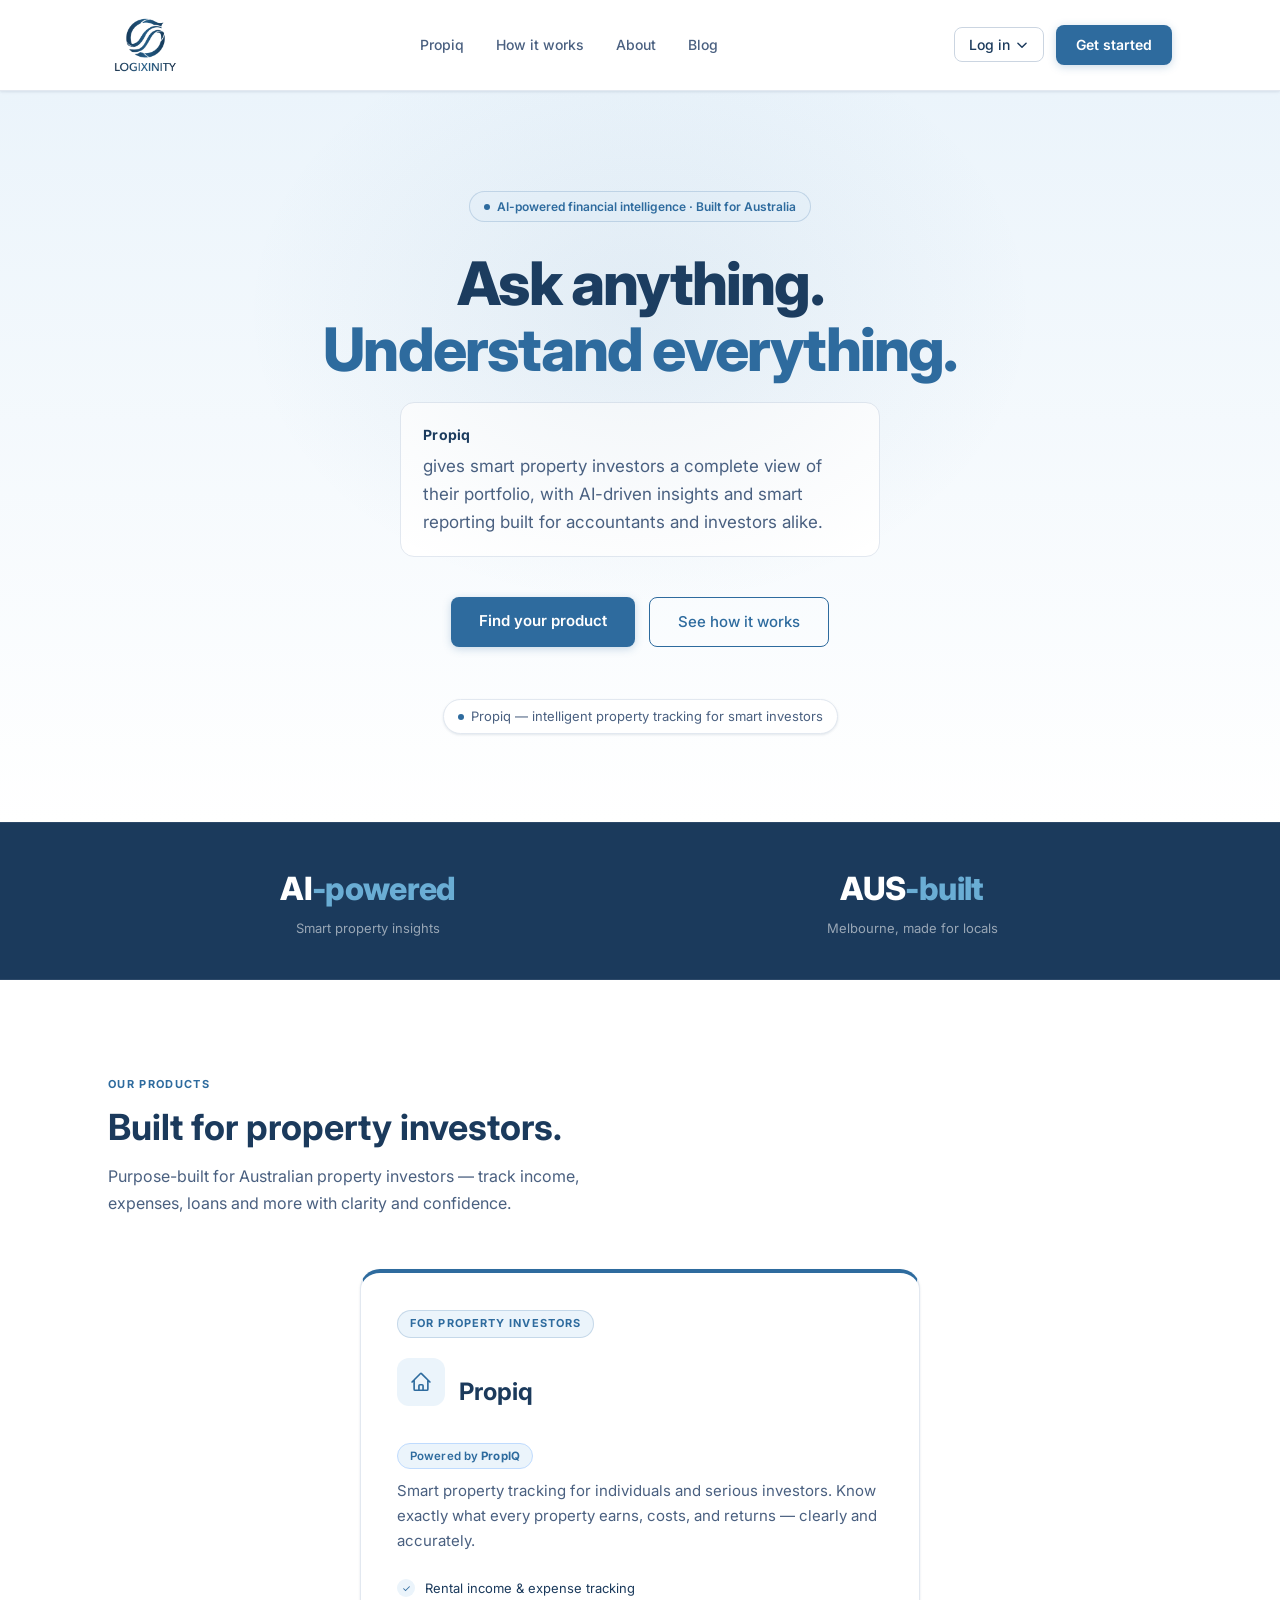
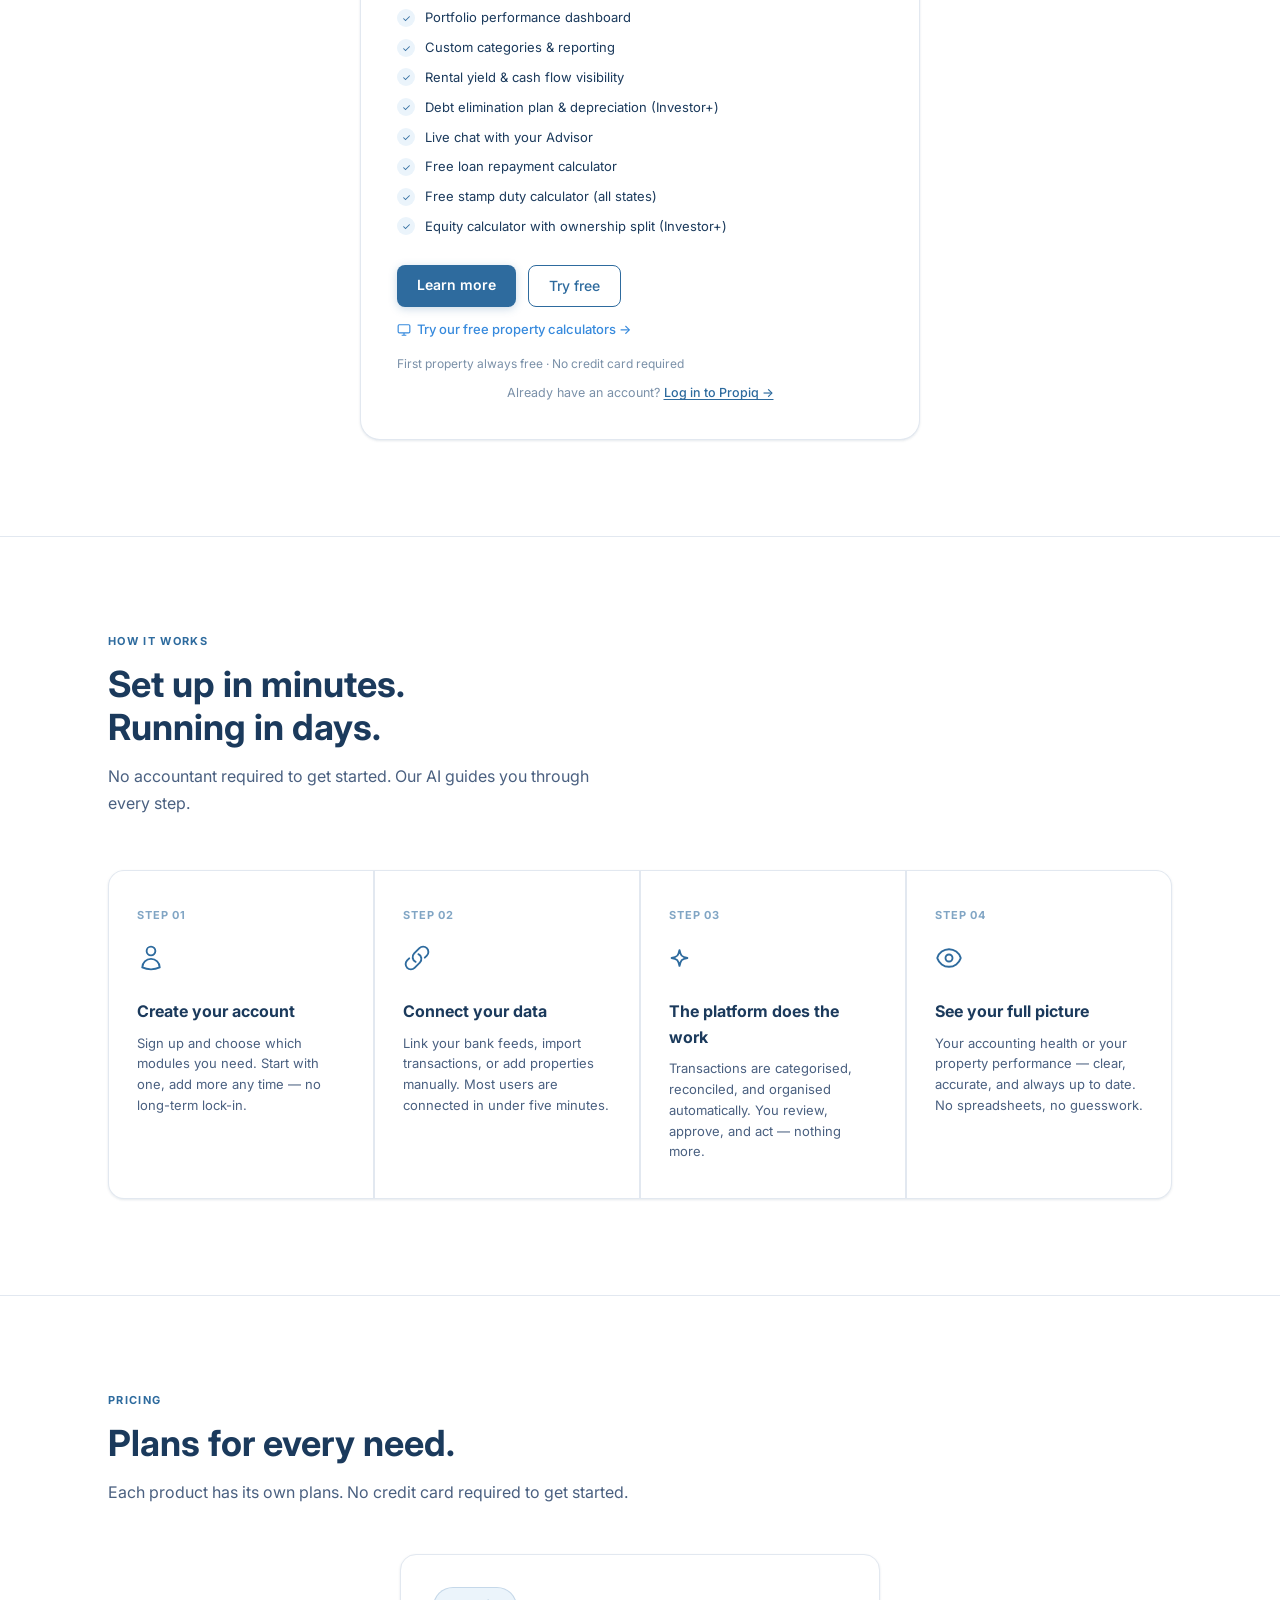
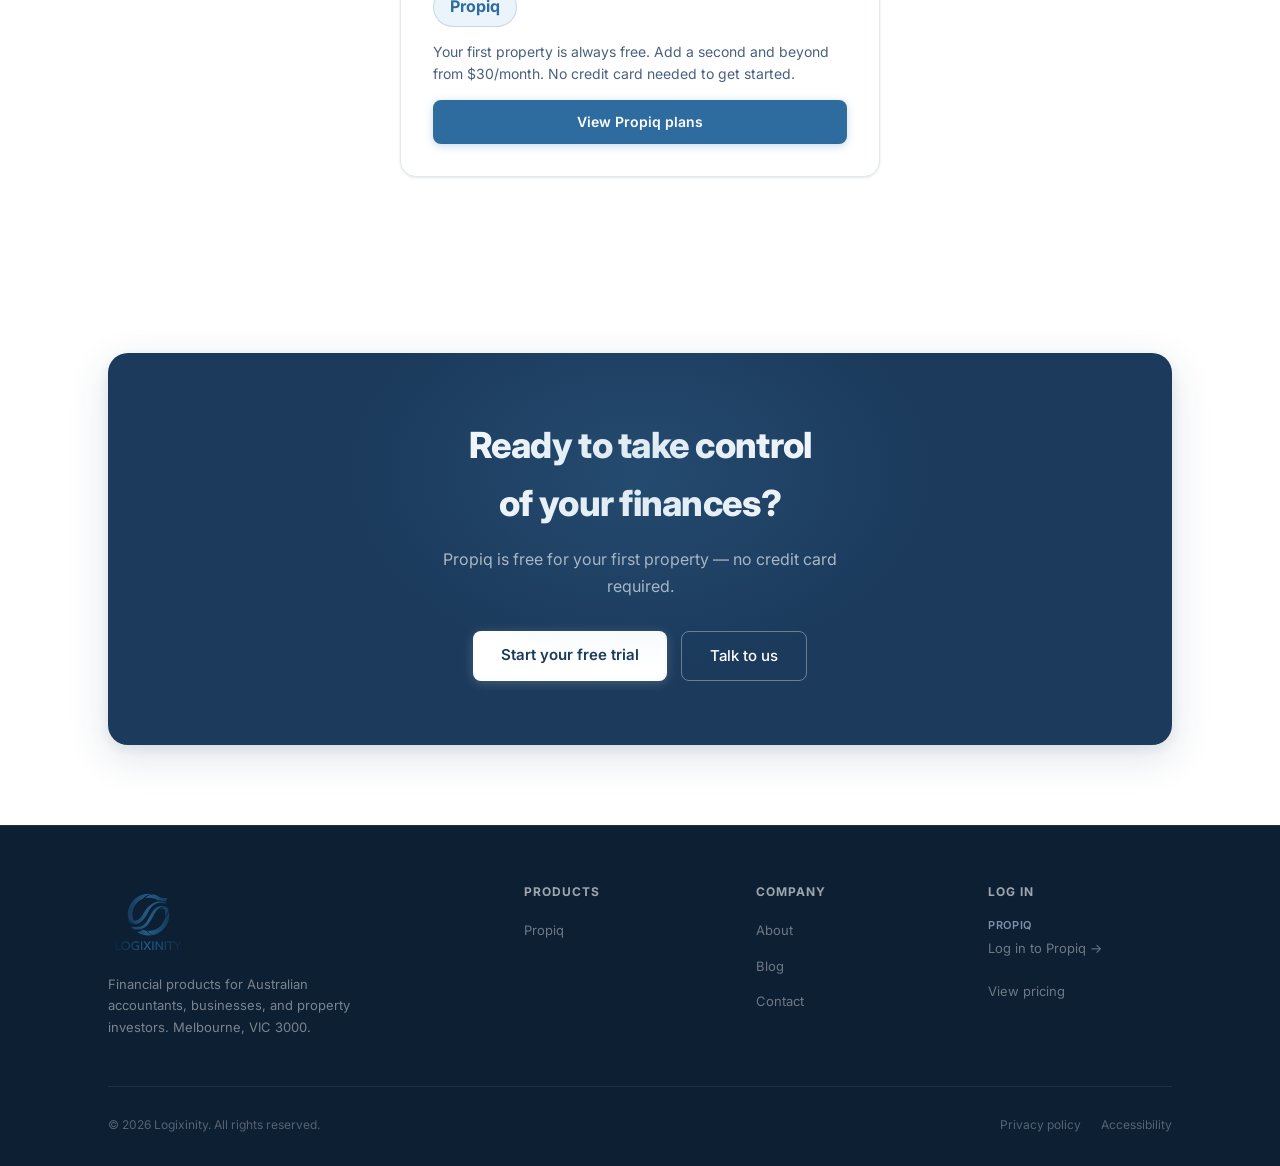
<file: index.html>
<!DOCTYPE html>
<html lang="en">
<head>
  <meta charset="UTF-8" />
  <meta name="viewport" content="width=device-width, initial-scale=1.0" />
  <meta name="description" content="Logixinity — AI-driven financial products for property investors in Australia. Meet Propiq, the smart property portfolio tracker." />
  <meta name="robots" content="index, follow" />
  <meta property="og:title" content="Logixinity — Financial Intelligence, Powered by AI" />
  <meta property="og:description" content="AI-powered property portfolio tracking built for Australian investors. Track income, expenses, loans and more with Propiq." />
  <meta property="og:type" content="website" />
  <meta property="og:url" content="https://www.logixinity.com" />
  <title>Logixinity — Financial Intelligence, Powered by AI</title>
  <link rel="stylesheet" href="css/styles.css" />
  <link rel="preconnect" href="https://fonts.googleapis.com" />
  <link rel="preconnect" href="https://fonts.gstatic.com" crossorigin />
  <link href="https://fonts.googleapis.com/css2?family=Inter:wght@400;500;600;700;800&display=swap" rel="stylesheet" />
</head>
<body>

  <!-- ============================================================
       NAVIGATION
  ============================================================ -->
  <header class="nav">
    <div class="container nav-inner">
      <a href="index.html" class="nav-logo">
        <img src="assets/logo-nav.png" alt="Logixinity" style="height:74px;width:auto;" />
      </a>

      <nav aria-label="Main navigation">
        <ul class="nav-links">
          <li style="display:none"><a href="gen-lxi.html">Gen LXI</a></li>
          <li><a href="propiq.html">Propiq</a></li>
          <li><a href="#how">How it works</a></li>
          <li><a href="#about">About</a></li>
          <li><a href="blog.html">Blog</a></li>
        </ul>
      </nav>

      <div class="nav-actions">
        <div class="nav-login-wrap" id="navLoginWrap">
          <button class="login-toggle" id="loginToggle" aria-haspopup="true" aria-expanded="false">
            Log in
            <svg width="14" height="14" fill="none" viewBox="0 0 24 24" stroke="currentColor" stroke-width="2.5" aria-hidden="true">
              <path stroke-linecap="round" stroke-linejoin="round" d="M19 9l-7 7-7-7" />
            </svg>
          </button>
          <div class="login-dropdown" id="loginDropdown" role="menu">
            <span class="login-option disabled-option" role="menuitem" aria-disabled="true" style="display:none">
              <div class="login-option-left">
                <div class="login-option-name">Gen LXI</div>
                <div class="login-option-note coming">Coming soon</div>
              </div>
            </span>
            <a href="https://propiq.logixinity.com" class="login-option" role="menuitem">
              <div class="login-option-left">
                <div class="login-option-name">Propiq</div>
                <div class="login-option-note">Property tracker</div>
              </div>
              <span class="login-option-arrow">→</span>
            </a>
          </div>
        </div>
        <a href="#products" class="btn-primary">Get started</a>
      </div>
    </div>
  </header>

  <!-- ============================================================
       HERO
  ============================================================ -->
  <section class="hero">
    <div class="container">
      <div class="hero-badge">
        <span class="hero-badge-dot"></span>
        AI-powered financial intelligence · Built for Australia
      </div>

      <h1>
        Ask anything.<br />
        <em>Understand everything.</em>
      </h1>

      <!-- Gen LXI hidden — single product centred layout -->
      <div style="max-width:480px; margin:0 auto 40px; text-align:left;">
        <p class="hero-sub" style="background:#fff;border:1px solid #E2E8F0;border-radius:14px;padding:20px 22px;">
          <strong style="display:block;font-size:14px;font-weight:700;color:#1B3A5C;letter-spacing:0.02em;margin-bottom:6px;">Propiq</strong>
          gives smart property investors a complete view of their portfolio, with AI-driven insights and smart reporting built for accountants and investors alike.
        </p>
      </div>

      <div class="hero-btns">
        <a href="#products" class="btn-primary">Find your product</a>
        <a href="#how" class="btn-outline">See how it works</a>
      </div>

      <div class="hero-pills">
        <span class="pill" style="display:none">
          <span class="pill-dot teal"></span>
          Gen LXI — AI insight engine for accountants &amp; businesses
        </span>
        <span class="pill">
          <span class="pill-dot blue"></span>
          Propiq — intelligent property tracking for smart investors
        </span>
      </div>
    </div>
  </section>

  <!-- ============================================================
       STATS BAR
  ============================================================ -->
  <div class="stats-bar">
    <div class="container">
      <div class="stats-grid">
        <div class="stat-item" style="display:none">
          <div class="num"><span>30</span>-day</div>
          <div class="lbl">Free trial on Gen LXI</div>
        </div>
        <div class="stat-item" style="display:none">
          <div class="num"><span>2</span> products</div>
          <div class="lbl">Purpose-built, separate plans</div>
        </div>
        <div class="stat-item">
          <div class="num">AI<span>-powered</span></div>
          <div class="lbl">Smart property insights</div>
        </div>
        <div class="stat-item">
          <div class="num">AUS<span>-built</span></div>
          <div class="lbl">Melbourne, made for locals</div>
        </div>
      </div>
    </div>
  </div>

  <!-- ============================================================
       PRODUCTS
  ============================================================ -->
  <section class="section" id="products">
    <div class="container">
      <div class="section-label">Our products</div>
      <h2 class="section-title">Built for property investors.</h2>
      <p class="section-sub">
        Purpose-built for Australian property investors — track income, expenses, loans and more with clarity and confidence.
      </p>

      <div class="product-entry-grid" style="max-width:560px; margin-left:auto; margin-right:auto; grid-template-columns:1fr;">

        <!-- Gen LXI -->
        <div class="product-entry-card teal-card" style="display:none">
          <div class="product-entry-audience">For accountants &amp; businesses</div>
          <div class="product-entry-header">
            <div class="product-icon teal">
              <svg width="22" height="22" fill="none" viewBox="0 0 24 24" stroke="currentColor" stroke-width="1.8" aria-hidden="true">
                <path stroke-linecap="round" stroke-linejoin="round" d="M9.75 3.104v5.714a2.25 2.25 0 01-.659 1.591L5 14.5M9.75 3.104c-.251.023-.501.05-.75.082m.75-.082a24.301 24.301 0 014.5 0m0 0v5.714a2.25 2.25 0 001.357 2.059l.096.04A24.07 24.07 0 0120.25 12v-.017c-.001-.222-.048-.432-.13-.625M9.75 3.104A24.1 24.1 0 0012 3c.93 0 1.848.062 2.75.182M12 14.5l-4.5 4.5M12 14.5l4.5 4.5" />
              </svg>
            </div>
            <h3>Gen LXI</h3>
          </div>
          <p class="product-entry-desc">
            An AI agent that connects to Xero and delivers the business insights that matter —
            automatically surfaced for accountants and businesses so decisions get made faster.
          </p>
          <ul class="product-features">
            <li><span class="feature-check">✓</span> Xero integration</li>
            <li><span class="feature-check">✓</span> AI-driven business insights</li>
            <li><span class="feature-check">✓</span> Automated business reports</li>
            <li><span class="feature-check">✓</span> Anomaly detection &amp; alerts</li>
            <li><span class="feature-check">✓</span> Multi-client management</li>
          </ul>
          <div class="product-entry-actions">
            <a href="gen-lxi.html" class="btn-primary">Learn more</a>
            <a href="#" class="btn-outline" style="opacity:0.6;pointer-events:none;">Coming soon</a>
          </div>
          <p class="product-trial-note">Coming soon · No credit card required</p>
          <p class="product-login-link">Already have an account? <a href="#" style="opacity:0.5;pointer-events:none;">Log in to Gen LXI</a></p>
        </div>

        <!-- Propiq -->
        <div class="product-entry-card blue-card">
          <div class="product-entry-audience">For property investors</div>
          <div class="product-entry-header">
            <div class="product-icon blue">
              <svg width="22" height="22" fill="none" viewBox="0 0 24 24" stroke="currentColor" stroke-width="1.8" aria-hidden="true">
                <path stroke-linecap="round" stroke-linejoin="round" d="M2.25 12l8.954-8.955a1.126 1.126 0 011.591 0L21.75 12M4.5 9.75v10.125c0 .621.504 1.125 1.125 1.125H9.75v-4.875c0-.621.504-1.125 1.125-1.125h2.25c.621 0 1.125.504 1.125 1.125V21h4.125c.621 0 1.125-.504 1.125-1.125V9.75M8.25 21h8.25" />
              </svg>
            </div>
            <h3>Propiq</h3>
          </div>
          <p class="product-entry-powered">Powered by <strong>PropIQ</strong></p>
          <p class="product-entry-desc">
            Smart property tracking for individuals and serious investors. Know exactly
            what every property earns, costs, and returns — clearly and accurately.
          </p>
          <ul class="product-features">
            <li><span class="feature-check">✓</span> Rental income &amp; expense tracking</li>
            <li><span class="feature-check">✓</span> Portfolio performance dashboard</li>
            <li><span class="feature-check">✓</span> Custom categories &amp; reporting</li>
            <li><span class="feature-check">✓</span> Rental yield &amp; cash flow visibility</li>
            <li><span class="feature-check">✓</span> Debt elimination plan &amp; depreciation (Investor+)</li>
            <li><span class="feature-check">✓</span> Live chat with your Advisor</li>
            <li><span class="feature-check">✓</span> Free loan repayment calculator</li>
            <li><span class="feature-check">✓</span> Free stamp duty calculator (all states)</li>
            <li><span class="feature-check">✓</span> Equity calculator with ownership split (Investor+)</li>
          </ul>
          <div class="product-entry-actions">
            <a href="propiq.html" class="btn-primary">Learn more</a>
            <a href="https://propiq.logixinity.com" class="btn-outline">Try free</a>
          </div>
          <a href="propiq.html#tools" style="display:inline-flex;align-items:center;gap:6px;margin-top:12px;font-size:13px;font-weight:500;color:#378ADD;text-decoration:none;">
            <svg width="14" height="14" fill="none" viewBox="0 0 24 24" stroke="currentColor" stroke-width="2" aria-hidden="true"><rect x="2" y="3" width="20" height="14" rx="2"/><path d="M8 21h8M12 17v4"/></svg>
            Try our free property calculators →
          </a>
          <p class="product-trial-note">First property always free · No credit card required</p>
          <p class="product-login-link">Already have an account? <a href="https://propiq.logixinity.com">Log in to Propiq →</a></p>
        </div>

      </div>

      <!-- Business owner who also holds property -->
      <div class="both-note" style="display:none">
        <span class="both-note-icon">💡</span>
        <p>Own a business <em>and</em> investment properties? Both products are independent — subscribe to each separately and get the full picture.</p>
      </div>

    </div>
  </section>

  <div class="divider"></div>

  <!-- ============================================================
       HOW IT WORKS
  ============================================================ -->
  <section class="section" id="how">
    <div class="container">
      <div class="section-label">How it works</div>
      <h2 class="section-title">Set up in minutes.<br />Running in days.</h2>
      <p class="section-sub">
        No accountant required to get started. Our AI guides you through every step.
      </p>

      <div class="how-grid">
        <div class="how-step">
          <div class="how-num">STEP 01</div>
          <div class="how-step-icon">
            <svg width="28" height="28" fill="none" viewBox="0 0 24 24" stroke="currentColor" stroke-width="1.6" aria-hidden="true">
              <path stroke-linecap="round" stroke-linejoin="round" d="M15.75 6a3.75 3.75 0 11-7.5 0 3.75 3.75 0 017.5 0zM4.501 20.118a7.5 7.5 0 0114.998 0A17.933 17.933 0 0112 21.75c-2.676 0-5.216-.584-7.499-1.632z" />
            </svg>
          </div>
          <h4>Create your account</h4>
          <p>Sign up and choose which modules you need. Start with one, add more any time — no long-term lock-in.</p>
        </div>

        <div class="how-step">
          <div class="how-num">STEP 02</div>
          <div class="how-step-icon">
            <svg width="28" height="28" fill="none" viewBox="0 0 24 24" stroke="currentColor" stroke-width="1.6" aria-hidden="true">
              <path stroke-linecap="round" stroke-linejoin="round" d="M13.19 8.688a4.5 4.5 0 011.242 7.244l-4.5 4.5a4.5 4.5 0 01-6.364-6.364l1.757-1.757m13.35-.622l1.757-1.757a4.5 4.5 0 00-6.364-6.364l-4.5 4.5a4.5 4.5 0 001.242 7.244" />
            </svg>
          </div>
          <h4>Connect your data</h4>
          <p>Link your bank feeds, import transactions, or add properties manually. Most users are connected in under five minutes.</p>
        </div>

        <div class="how-step">
          <div class="how-num">STEP 03</div>
          <div class="how-step-icon">
            <svg width="28" height="28" fill="none" viewBox="0 0 24 24" stroke="currentColor" stroke-width="1.6" aria-hidden="true">
              <path stroke-linecap="round" stroke-linejoin="round" d="M9.813 15.904L9 18.75l-.813-2.846a4.5 4.5 0 00-3.09-3.09L2.25 12l2.846-.813a4.5 4.5 0 003.09-3.09L9 5.25l.813 2.846a4.5 4.5 0 003.09 3.09L15.75 12l-2.846.813a4.5 4.5 0 00-3.09 3.09z" />
            </svg>
          </div>
          <h4>The platform does the work</h4>
          <p>Transactions are categorised, reconciled, and organised automatically. You review, approve, and act — nothing more.</p>
        </div>

        <div class="how-step">
          <div class="how-num">STEP 04</div>
          <div class="how-step-icon">
            <svg width="28" height="28" fill="none" viewBox="0 0 24 24" stroke="currentColor" stroke-width="1.6" aria-hidden="true">
              <path stroke-linecap="round" stroke-linejoin="round" d="M2.036 12.322a1.012 1.012 0 010-.639C3.423 7.51 7.36 4.5 12 4.5c4.638 0 8.573 3.007 9.963 7.178.07.207.07.431 0 .639C20.577 16.49 16.64 19.5 12 19.5c-4.638 0-8.573-3.007-9.963-7.178z" />
              <path stroke-linecap="round" stroke-linejoin="round" d="M15 12a3 3 0 11-6 0 3 3 0 016 0z" />
            </svg>
          </div>
          <h4>See your full picture</h4>
          <p>Your accounting health or your property performance — clear, accurate, and always up to date. No spreadsheets, no guesswork.</p>
        </div>
      </div>
    </div>
  </section>

  <div class="divider"></div>

  <!-- ============================================================
       PRICING ROUTER
  ============================================================ -->
  <section class="section" id="pricing">
    <div class="container">
      <div class="section-label">Pricing</div>
      <h2 class="section-title">Plans for every need.</h2>
      <p class="section-sub">
        Each product has its own plans. No credit card required to get started.
      </p>

      <div class="pricing-router-grid" style="max-width:480px; margin-left:auto; margin-right:auto;">

        <div class="pricing-router-card" style="display:none">
          <div class="pricing-router-label teal-label">Gen LXI</div>
          <p class="pricing-router-desc">Plans for sole traders, accounting practices, and enterprise firms. Coming soon — join the waitlist to be first in.</p>
          <a href="gen-lxi.html#pricing" class="btn-primary pricing-router-btn">View Gen LXI plans</a>
        </div>

        <div class="pricing-router-card">
          <div class="pricing-router-label blue-label">Propiq</div>
          <p class="pricing-router-desc">Your first property is always free. Add a second and beyond from $30/month. No credit card needed to get started.</p>
          <a href="propiq.html#pricing" class="btn-primary pricing-router-btn">View Propiq plans</a>
        </div>

      </div>
    </div>
  </section>

  <!-- ============================================================
       CTA BANNER
  ============================================================ -->
  <div class="container">
    <div class="cta-banner">
      <h2>Ready to take control<br />of your finances?</h2>
      <p>
        Propiq is free for your first property — no credit card required.
      </p>
      <div class="cta-btns">
        <a href="https://propiq.logixinity.com" class="btn-primary" style="font-size:15px; padding:12px 28px;">Start your free trial</a>
        <a href="mailto:support@logixinity.com" class="btn-outline" style="font-size:15px; padding:12px 28px;">Talk to us</a>
      </div>
    </div>
  </div>

  <!-- ============================================================
       FOOTER
  ============================================================ -->
  <footer class="footer" id="about">
    <div class="container">
      <div class="footer-top">

        <div class="footer-brand">
          <img src="assets/logo.png" alt="Logixinity" width="81" height="80" style="margin-bottom: 4px;" />
          <p>
            Financial products for Australian accountants, businesses,
            and property investors. Melbourne, VIC 3000.
          </p>
        </div>

        <div class="footer-col">
          <h4>Products</h4>
          <ul>
            <li style="display:none"><a href="gen-lxi.html">Gen LXI</a></li>
            <li><a href="propiq.html">Propiq</a></li>
          </ul>
        </div>

        <div class="footer-col">
          <h4>Company</h4>
          <ul>
            <li><a href="#about">About</a></li>
            <li><a href="blog.html">Blog</a></li>
            <li><a href="mailto:support@logixinity.com">Contact</a></li>
          </ul>
        </div>

        <div class="footer-col">
          <h4>Log in</h4>
          <ul>
            <li style="display:none">
              <div class="footer-account-product">Gen LXI</div>
              <a href="#" style="opacity:0.5;pointer-events:none;">Coming soon</a>
            </li>
            <li>
              <div class="footer-account-product">Propiq</div>
              <a href="https://propiq.logixinity.com">Log in to Propiq →</a>
            </li>
            <li style="margin-top:8px;"><a href="#pricing">View pricing</a></li>
          </ul>
        </div>

      </div>

      <div class="footer-bottom">
        <p>© 2026 Logixinity. All rights reserved.</p>
        <div class="footer-legal">
          <a href="#">Privacy policy</a>
          <a href="#">Accessibility</a>
        </div>
      </div>
    </div>
  </footer>

  <script src="js/main.js"></script>
</body>
</html>
</file>
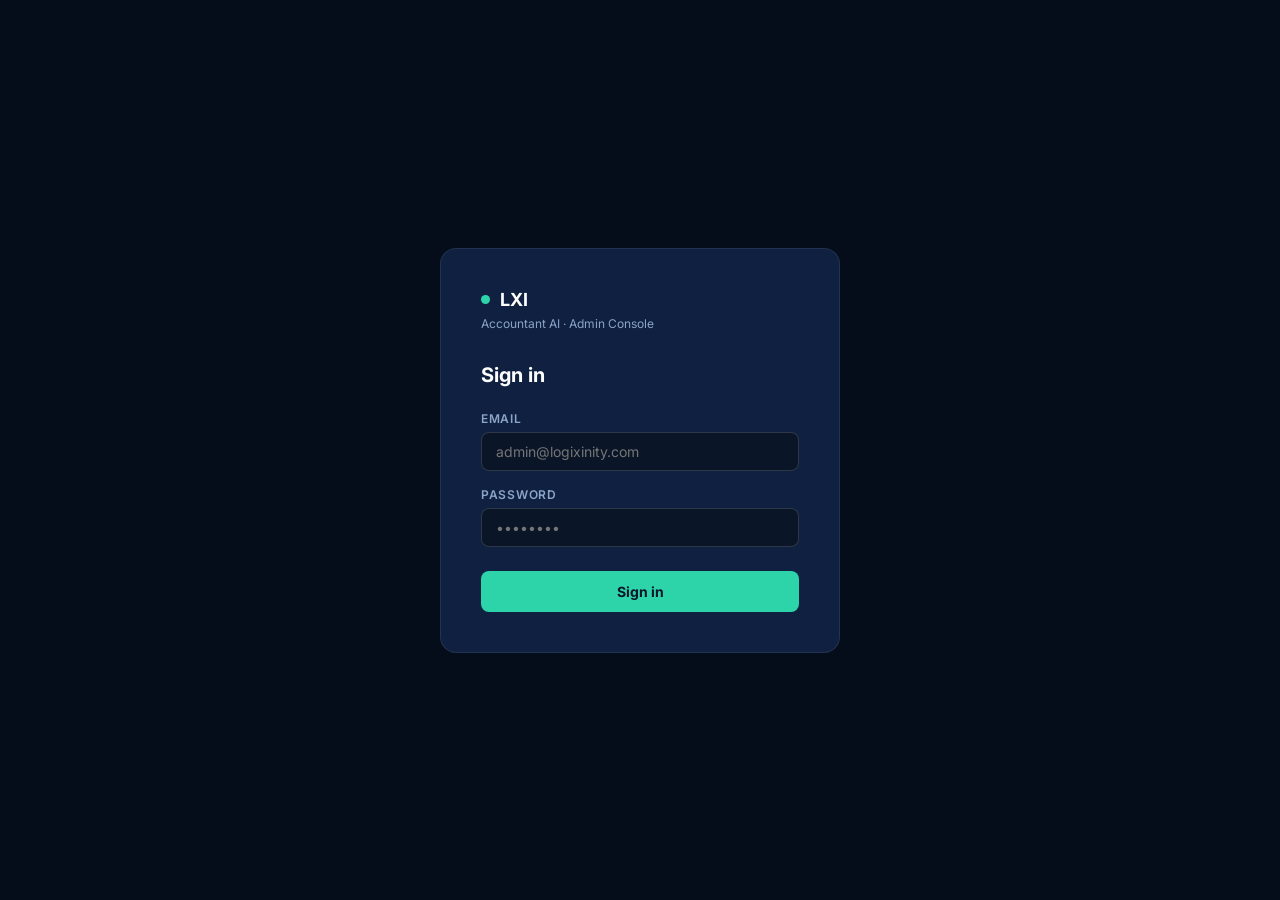
<file: accountant-ai-admin.html>
<!DOCTYPE html>
<html lang="en">
<head>
  <meta charset="UTF-8" />
  <meta name="viewport" content="width=device-width, initial-scale=1.0" />
  <title>LXI Admin — Accountant AI</title>
  <link rel="preconnect" href="https://fonts.googleapis.com" />
  <link rel="preconnect" href="https://fonts.gstatic.com" crossorigin />
  <link href="https://fonts.googleapis.com/css2?family=Inter:wght@400;500;600;700;800&display=swap" rel="stylesheet" />
  <link rel="stylesheet" href="css/admin.css" />
</head>
<body>

<!-- ============================================================
     LOGIN SCREEN
     ============================================================ -->
<div class="login-screen" id="loginScreen">
  <div class="login-card">
    <div class="login-logo">
      <div class="login-logo-dot"></div>
      LXI
    </div>
    <div class="login-subtitle">Accountant AI · Admin Console</div>

    <h2>Sign in</h2>

    <div class="form-group">
      <label for="adminEmail">Email</label>
      <input type="email" id="adminEmail" placeholder="admin@logixinity.com" autocomplete="username" />
    </div>
    <div class="form-group">
      <label for="adminPass">Password</label>
      <input type="password" id="adminPass" placeholder="••••••••" autocomplete="current-password" />
    </div>
    <button class="login-btn" onclick="handleLogin()">Sign in</button>
    <div class="login-error" id="loginError">Invalid credentials. Please try again.</div>
  </div>
</div>

<!-- ============================================================
     ADMIN SHELL
     ============================================================ -->
<div class="admin-wrap" id="adminWrap">

  <!-- Sidebar -->
  <aside class="sidebar">
    <div class="sidebar-logo">
      <div class="sidebar-logo-dot"></div>
      LXI
    </div>
    <div class="sidebar-product">Accountant AI Admin</div>

    <nav class="sidebar-nav">
      <div class="sidebar-section">Overview</div>
      <button class="sidebar-link active" onclick="showPanel('dashboard', this)">
        <svg width="16" height="16" viewBox="0 0 24 24" fill="none" stroke="currentColor" stroke-width="2" stroke-linecap="round" stroke-linejoin="round"><rect x="3" y="3" width="7" height="7"/><rect x="14" y="3" width="7" height="7"/><rect x="14" y="14" width="7" height="7"/><rect x="3" y="14" width="7" height="7"/></svg>
        Dashboard
      </button>

      <div class="sidebar-section">Users</div>
      <button class="sidebar-link" onclick="showPanel('users', this)">
        <svg width="16" height="16" viewBox="0 0 24 24" fill="none" stroke="currentColor" stroke-width="2" stroke-linecap="round" stroke-linejoin="round"><path d="M17 21v-2a4 4 0 0 0-4-4H5a4 4 0 0 0-4 4v2"/><circle cx="9" cy="7" r="4"/><path d="M23 21v-2a4 4 0 0 0-3-3.87"/><path d="M16 3.13a4 4 0 0 1 0 7.75"/></svg>
        All Users
      </button>
      <button class="sidebar-link" onclick="showPanel('trials', this)">
        <svg width="16" height="16" viewBox="0 0 24 24" fill="none" stroke="currentColor" stroke-width="2" stroke-linecap="round" stroke-linejoin="round"><circle cx="12" cy="12" r="10"/><polyline points="12 6 12 12 16 14"/></svg>
        In Trial
      </button>
      <button class="sidebar-link" onclick="showPanel('cancelled', this)">
        <svg width="16" height="16" viewBox="0 0 24 24" fill="none" stroke="currentColor" stroke-width="2" stroke-linecap="round" stroke-linejoin="round"><circle cx="12" cy="12" r="10"/><line x1="15" y1="9" x2="9" y2="15"/><line x1="9" y1="9" x2="15" y2="15"/></svg>
        Cancelled
      </button>

      <div class="sidebar-section">Billing</div>
      <button class="sidebar-link" onclick="showPanel('revenue', this)">
        <svg width="16" height="16" viewBox="0 0 24 24" fill="none" stroke="currentColor" stroke-width="2" stroke-linecap="round" stroke-linejoin="round"><line x1="12" y1="1" x2="12" y2="23"/><path d="M17 5H9.5a3.5 3.5 0 0 0 0 7h5a3.5 3.5 0 0 1 0 7H6"/></svg>
        Revenue & Plans
      </button>

      <div class="sidebar-section">Config</div>
      <button class="sidebar-link" onclick="showPanel('settings', this)">
        <svg width="16" height="16" viewBox="0 0 24 24" fill="none" stroke="currentColor" stroke-width="2" stroke-linecap="round" stroke-linejoin="round"><circle cx="12" cy="12" r="3"/><path d="M19.07 4.93a10 10 0 0 1 0 14.14M4.93 4.93a10 10 0 0 0 0 14.14"/></svg>
        Settings
      </button>
    </nav>

    <div class="sidebar-footer">
      <div class="admin-name" id="sidebarAdminName">Admin</div>
      <div>LXI Internal</div>
      <button class="logout-btn" onclick="handleLogout()">← Sign out</button>
    </div>
  </aside>

  <!-- Main -->
  <main class="admin-main">
    <div class="admin-topbar">
      <div>
        <h1 id="topbarTitle">Dashboard</h1>
        <div class="topbar-meta" id="topbarMeta">Last synced: just now · Data source: Azure + Stripe</div>
      </div>
      <button class="refresh-btn" onclick="refreshData()">
        <svg width="13" height="13" viewBox="0 0 24 24" fill="none" stroke="currentColor" stroke-width="2.5" stroke-linecap="round" stroke-linejoin="round"><polyline points="23 4 23 10 17 10"/><path d="M20.49 15a9 9 0 1 1-2.12-9.36L23 10"/></svg>
        Refresh
      </button>
    </div>

    <div class="admin-content">

      <!-- ======================================================
           PANEL: DASHBOARD
           ====================================================== -->
      <div class="admin-panel active" id="panel-dashboard">

        <!-- Metrics -->
        <div class="metrics-grid">
          <div class="metric-card">
            <div class="metric-label">Total Users</div>
            <div class="metric-value" id="m-total">—</div>
            <div class="metric-sub">Registered customers</div>
          </div>
          <div class="metric-card">
            <div class="metric-label">Active</div>
            <div class="metric-value teal" id="m-active">—</div>
            <div class="metric-sub">Paying subscribers</div>
          </div>
          <div class="metric-card">
            <div class="metric-label">In Trial</div>
            <div class="metric-value warn" id="m-trial">—</div>
            <div class="metric-sub">30-day free trial</div>
          </div>
          <div class="metric-card">
            <div class="metric-label">Cancelled</div>
            <div class="metric-value danger" id="m-cancelled">—</div>
            <div class="metric-sub">Churned this period</div>
          </div>
          <div class="metric-card">
            <div class="metric-label">MRR</div>
            <div class="metric-value teal" id="m-mrr">—</div>
            <div class="metric-sub">Monthly recurring revenue</div>
          </div>
          <div class="metric-card">
            <div class="metric-label">Xero Connected</div>
            <div class="metric-value" id="m-xero">—</div>
            <div class="metric-sub">Of active users</div>
          </div>
        </div>

        <!-- Recent Users -->
        <div class="section-card">
          <div class="section-card-header">
            <div>
              <h2>Recent Registrations</h2>
              <p>Newest users · Stripe customer data via Azure</p>
            </div>
          </div>
          <div class="section-card-body">
            <div class="table-wrap">
              <table id="recentTable">
                <thead>
                  <tr>
                    <th>Customer</th>
                    <th>Company</th>
                    <th>Plan</th>
                    <th>Status</th>
                    <th>Xero</th>
                    <th>Trial Ends</th>
                    <th>Registered</th>
                  </tr>
                </thead>
                <tbody id="recentTableBody"></tbody>
              </table>
            </div>
          </div>
        </div>

        <!-- Plan Breakdown -->
        <div class="section-card">
          <div class="section-card-header">
            <div>
              <h2>Plan Breakdown</h2>
              <p>Active subscribers by plan tier</p>
            </div>
          </div>
          <div class="section-card-body">
            <div class="plan-breakdown-grid">
              <div class="plan-breakdown-card essential">
                <div class="plan-name">Essential</div>
                <div class="plan-count" id="pb-essential">—</div>
                <div class="plan-revenue" id="pb-essential-rev">— / mo</div>
              </div>
              <div class="plan-breakdown-card advanced">
                <div class="plan-name">Advanced</div>
                <div class="plan-count" id="pb-advanced">—</div>
                <div class="plan-revenue" id="pb-advanced-rev">— / mo</div>
              </div>
              <div class="plan-breakdown-card pro">
                <div class="plan-name">Pro</div>
                <div class="plan-count" id="pb-pro">—</div>
                <div class="plan-revenue" id="pb-pro-rev">— / mo</div>
              </div>
            </div>
          </div>
        </div>

      </div><!-- /panel-dashboard -->


      <!-- ======================================================
           PANEL: ALL USERS
           ====================================================== -->
      <div class="admin-panel" id="panel-users">
        <div class="section-card">
          <div class="section-card-header">
            <div>
              <h2>All Users</h2>
              <p>Complete registered user list · Stripe + Azure</p>
            </div>
          </div>
          <div class="section-card-body">
            <div class="table-controls">
              <input class="search-input" type="text" placeholder="Search by name, email or company…" oninput="filterTable(this.value, 'usersTableBody')" />
              <select class="filter-select" onchange="filterByStatus(this.value, 'usersTableBody')">
                <option value="">All statuses</option>
                <option value="active">Active</option>
                <option value="trialing">In Trial</option>
                <option value="canceled">Cancelled</option>
                <option value="cancel_pending">Cancelling</option>
                <option value="past_due">Past Due</option>
                <option value="paused">Paused</option>
              </select>
              <select class="filter-select" onchange="filterByPlan(this.value, 'usersTableBody')">
                <option value="">All plans</option>
                <option value="Essential">Essential</option>
                <option value="Advanced">Advanced</option>
                <option value="Pro">Pro</option>
              </select>
            </div>
            <div class="table-wrap">
              <table>
                <thead>
                  <tr>
                    <th>Customer</th>
                    <th>Company</th>
                    <th>Email</th>
                    <th>Plan</th>
                    <th>Status</th>
                    <th>Xero</th>
                    <th>Token Usage</th>
                    <th>Next Billing</th>
                    <th>Registered</th>
                  </tr>
                </thead>
                <tbody id="usersTableBody"></tbody>
              </table>
            </div>
          </div>
        </div>
      </div><!-- /panel-users -->


      <!-- ======================================================
           PANEL: IN TRIAL
           ====================================================== -->
      <div class="admin-panel" id="panel-trials">
        <div class="section-card">
          <div class="section-card-header">
            <div>
              <h2>Users In Trial</h2>
              <p>30-day free trial · Stripe status: <code>trialing</code></p>
            </div>
          </div>
          <div class="section-card-body">
            <div class="table-wrap">
              <table>
                <thead>
                  <tr>
                    <th>Customer</th>
                    <th>Company</th>
                    <th>Email</th>
                    <th>Plan</th>
                    <th>Xero</th>
                    <th>Trial End Date</th>
                    <th>Days Left</th>
                    <th>Registered</th>
                  </tr>
                </thead>
                <tbody id="trialsTableBody"></tbody>
              </table>
            </div>
          </div>
        </div>
      </div><!-- /panel-trials -->


      <!-- ======================================================
           PANEL: CANCELLED
           ====================================================== -->
      <div class="admin-panel" id="panel-cancelled">
        <div class="section-card">
          <div class="section-card-header">
            <div>
              <h2>Cancelled Subscriptions</h2>
              <p>Stripe status: <code>canceled</code> · or active with <code>cancel_at_period_end: true</code></p>
            </div>
          </div>
          <div class="section-card-body">
            <div class="table-wrap">
              <table>
                <thead>
                  <tr>
                    <th>Customer</th>
                    <th>Company</th>
                    <th>Email</th>
                    <th>Plan (was)</th>
                    <th>Status</th>
                    <th>Cancel Reason</th>
                    <th>Cancelled At</th>
                    <th>Registered</th>
                  </tr>
                </thead>
                <tbody id="cancelledTableBody"></tbody>
              </table>
            </div>
          </div>
        </div>
      </div><!-- /panel-cancelled -->


      <!-- ======================================================
           PANEL: REVENUE & PLANS
           ====================================================== -->
      <div class="admin-panel" id="panel-revenue">
        <div class="metrics-grid">
          <div class="metric-card">
            <div class="metric-label">Total MRR</div>
            <div class="metric-value teal" id="rev-mrr">—</div>
            <div class="metric-sub">Active + cancelling</div>
          </div>
          <div class="metric-card">
            <div class="metric-label">ARR (est.)</div>
            <div class="metric-value" id="rev-arr">—</div>
            <div class="metric-sub">MRR × 12</div>
          </div>
          <div class="metric-card">
            <div class="metric-label">Avg Revenue / User</div>
            <div class="metric-value" id="rev-arpu">—</div>
            <div class="metric-sub">Per active subscriber</div>
          </div>
          <div class="metric-card">
            <div class="metric-label">Trial Conversion</div>
            <div class="metric-value teal" id="rev-conv">—</div>
            <div class="metric-sub">Trial → Active rate</div>
          </div>
        </div>

        <div class="section-card">
          <div class="section-card-header">
            <div>
              <h2>Plan Breakdown</h2>
              <p>Subscribers and revenue by plan</p>
            </div>
          </div>
          <div class="section-card-body">
            <div class="plan-breakdown-grid">
              <div class="plan-breakdown-card essential">
                <div class="plan-name">Essential · $100/mo</div>
                <div class="plan-count" id="rev-pb-essential">—</div>
                <div class="plan-revenue" id="rev-pb-essential-rev">— / mo</div>
              </div>
              <div class="plan-breakdown-card advanced">
                <div class="plan-name">Advanced · $150/mo</div>
                <div class="plan-count" id="rev-pb-advanced">—</div>
                <div class="plan-revenue" id="rev-pb-advanced-rev">— / mo</div>
              </div>
              <div class="plan-breakdown-card pro">
                <div class="plan-name">Pro · $200/mo</div>
                <div class="plan-count" id="rev-pb-pro">—</div>
                <div class="plan-revenue" id="rev-pb-pro-rev">— / mo</div>
              </div>
            </div>
          </div>
        </div>

        <!-- Stripe field reference -->
        <div class="section-card">
          <div class="section-card-header">
            <div>
              <h2>Stripe API Field Reference</h2>
              <p>How this panel maps to the Stripe API · <code>GET /v1/subscriptions</code> + <code>GET /v1/customers</code></p>
            </div>
          </div>
          <div class="section-card-body">
            <div class="azure-note">
              <svg width="16" height="16" viewBox="0 0 24 24" fill="none" stroke="currentColor" stroke-width="2" stroke-linecap="round" stroke-linejoin="round"><circle cx="12" cy="12" r="10"/><line x1="12" y1="8" x2="12" y2="12"/><line x1="12" y1="16" x2="12.01" y2="16"/></svg>
              <div>
                <strong>Subscription fields:</strong> <code>subscription.status</code> (trialing · active · past_due · canceled · paused · unpaid), <code>subscription.trial_end</code>, <code>subscription.current_period_end</code> (next billing), <code>subscription.canceled_at</code>, <code>subscription.cancellation_details.reason</code>, <code>subscription.cancel_at_period_end</code> (cancelling at period end), <code>subscription.items.data[0].price.nickname</code> (plan name), <code>subscription.items.data[0].price.unit_amount</code> (price in cents → MRR).
                <br /><br />
                <strong>Customer fields:</strong> <code>customer.id</code>, <code>customer.name</code>, <code>customer.email</code>, <code>customer.created</code> (Unix timestamp), <code>customer.metadata.company</code>.
                <br /><br />
                <strong>Azure-stored fields</strong> (not in Stripe): <code>xero_connected</code> (bool), <code>token_usage</code> (int), <code>token_limit</code> (int), <code>last_login</code> (ISO date). Joined to Stripe customer via <code>customer.id</code>.
              </div>
            </div>
          </div>
        </div>
      </div><!-- /panel-revenue -->


      <!-- ======================================================
           PANEL: SETTINGS
           ====================================================== -->
      <div class="admin-panel" id="panel-settings">

        <div class="azure-note" style="margin-bottom:20px;">
          <svg width="16" height="16" viewBox="0 0 24 24" fill="none" stroke="currentColor" stroke-width="2" stroke-linecap="round" stroke-linejoin="round"><circle cx="12" cy="12" r="10"/><line x1="12" y1="8" x2="12" y2="12"/><line x1="12" y1="16" x2="12.01" y2="16"/></svg>
          <div>
            LXI Accountant AI admin uses <strong>Azure</strong> as the app data backend (AI processing, token usage, Xero connection state) and <strong>Stripe</strong> as the billing source (subscriptions, plans, trial status). Configure both endpoints below. Values are stored in <code>localStorage</code> for this device — use Azure Key Vault for production secrets.
          </div>
        </div>

        <div class="section-card">
          <div class="section-card-header">
            <div><h2>Azure Backend</h2><p>Azure Function App — AI data & user records</p></div>
          </div>
          <div class="section-card-body">
            <div class="form-group">
              <label>Azure Function Endpoint</label>
              <input type="text" id="cfg-azure-url" placeholder="https://lxi-accountant-fn.azurewebsites.net/api/users" />
            </div>
            <div class="form-group">
              <label>Azure Function Key</label>
              <input type="password" id="cfg-azure-key" placeholder="Azure function host key" />
            </div>
          </div>
        </div>

        <div class="section-card">
          <div class="section-card-header">
            <div><h2>Stripe</h2><p>Subscription & billing data source</p></div>
          </div>
          <div class="section-card-body">
            <div class="form-group">
              <label>Stripe Secret Key</label>
              <input type="password" id="cfg-stripe-key" placeholder="sk_live_••••••••••" />
            </div>
            <div class="form-group">
              <label>Stripe Webhook Secret</label>
              <input type="password" id="cfg-stripe-webhook" placeholder="whsec_••••••••••" />
            </div>
            <div class="form-group">
              <label>Stripe API Base URL</label>
              <input type="text" value="https://api.stripe.com/v1" readonly style="opacity:0.6;" />
            </div>
          </div>
        </div>

        <div class="section-card">
          <div class="section-card-header">
            <div><h2>Admin Access</h2><p>Local credentials — replace with Azure AD SSO in production</p></div>
          </div>
          <div class="section-card-body">
            <div class="form-group">
              <label>Admin Email</label>
              <input type="email" id="cfg-admin-email" placeholder="admin@logixinity.com" />
            </div>
            <div class="form-group">
              <label>Admin Password</label>
              <input type="password" id="cfg-admin-pass" placeholder="Set new password" />
            </div>
            <button class="login-btn" style="max-width:180px;margin-top:8px;" onclick="saveSettings()">Save Settings</button>
          </div>
        </div>

      </div><!-- /panel-settings -->

    </div><!-- /admin-content -->
  </main>
</div><!-- /admin-wrap -->


<script>
/* ============================================================
   MOCK DATA
   Field names mirror the Stripe API.
   Replace fetchUsers() with real Azure Function call that joins
   Stripe subscription data + Azure app data by customer.id.

   Stripe subscription statuses:
     trialing · active · past_due · canceled · paused · unpaid
     cancel_pending = active with cancel_at_period_end: true
   ============================================================ */

const PLAN_PRICES = { Essential: 100, Advanced: 150, Pro: 200 };

const MOCK_USERS = [
  {
    // Stripe: customer object
    stripe_id: 'cus_001',
    stripe_name: 'Sarah Mitchell',          // customer.name
    stripe_email: 'sarah.mitchell@clearledger.com.au', // customer.email
    stripe_company: 'Clear Ledger Accounting',         // customer.metadata.company
    stripe_created: '2026-01-14',           // customer.created (Unix → date)

    // Stripe: subscription object
    stripe_status: 'active',               // subscription.status
    stripe_plan: 'Advanced',               // subscription.items.data[0].price.nickname
    stripe_trial_end: null,                // subscription.trial_end
    stripe_current_period_end: '2026-06-18', // subscription.current_period_end
    stripe_canceled_at: null,              // subscription.canceled_at
    stripe_cancel_reason: null,            // subscription.cancellation_details.reason
    stripe_cancel_at_period_end: false,    // subscription.cancel_at_period_end
    stripe_mrr: 150,                       // items.data[0].price.unit_amount / 100

    // Azure-stored (joined by stripe_id)
    xero_connected: true,
    token_usage: 18400,
    token_limit: 30000,
    last_login: '2026-05-17',
  },
  {
    stripe_id: 'cus_002',
    stripe_name: 'James Nguyen',
    stripe_email: 'james@nguyenwealth.com',
    stripe_company: 'Nguyen Wealth Advisory',
    stripe_created: '2025-12-20',
    stripe_status: 'active',
    stripe_plan: 'Pro',
    stripe_trial_end: null,
    stripe_current_period_end: '2026-06-03',
    stripe_canceled_at: null,
    stripe_cancel_reason: null,
    stripe_cancel_at_period_end: false,
    stripe_mrr: 200,
    xero_connected: true,
    token_usage: 48200,
    token_limit: 100000,
    last_login: '2026-05-18',
  },
  {
    stripe_id: 'cus_003',
    stripe_name: 'Priya Sharma',
    stripe_email: 'priya.sharma@brightbooks.net',
    stripe_company: 'Bright Books Pty Ltd',
    stripe_created: '2026-05-02',
    stripe_status: 'trialing',             // Stripe: trialing (not "in_trial")
    stripe_plan: 'Essential',
    stripe_trial_end: '2026-06-01',
    stripe_current_period_end: null,
    stripe_canceled_at: null,
    stripe_cancel_reason: null,
    stripe_cancel_at_period_end: false,
    stripe_mrr: 0,
    xero_connected: true,
    token_usage: 3100,
    token_limit: 10000,
    last_login: '2026-05-16',
  },
  {
    stripe_id: 'cus_004',
    stripe_name: 'Tom Elliot',
    stripe_email: 'tom.elliot@elliotaccountants.com.au',
    stripe_company: 'Elliot & Associates',
    stripe_created: '2026-04-29',
    stripe_status: 'trialing',
    stripe_plan: 'Advanced',
    stripe_trial_end: '2026-05-29',
    stripe_current_period_end: null,
    stripe_canceled_at: null,
    stripe_cancel_reason: null,
    stripe_cancel_at_period_end: false,
    stripe_mrr: 0,
    xero_connected: false,
    token_usage: 620,
    token_limit: 30000,
    last_login: '2026-05-10',
  },
  {
    stripe_id: 'cus_005',
    stripe_name: 'Linda Park',
    stripe_email: 'l.park@parkfinancial.com.au',
    stripe_company: 'Park Financial Group',
    stripe_created: '2026-02-08',
    stripe_status: 'active',
    stripe_plan: 'Essential',
    stripe_trial_end: null,
    stripe_current_period_end: '2026-06-10',
    stripe_canceled_at: null,
    stripe_cancel_reason: null,
    stripe_cancel_at_period_end: false,
    stripe_mrr: 100,
    xero_connected: true,
    token_usage: 7800,
    token_limit: 10000,
    last_login: '2026-05-14',
  },
  {
    stripe_id: 'cus_006',
    stripe_name: 'Marcus Chen',
    stripe_email: 'marcus@alphatax.com.au',
    stripe_company: 'Alpha Tax Solutions',
    stripe_created: '2025-11-03',
    stripe_status: 'canceled',             // Stripe spells it "canceled" (one l)
    stripe_plan: 'Advanced',
    stripe_trial_end: null,
    stripe_current_period_end: null,
    stripe_canceled_at: '2026-04-15',
    stripe_cancel_reason: 'payment_failed', // cancellation_details.reason
    stripe_cancel_at_period_end: false,
    stripe_mrr: 0,
    xero_connected: false,
    token_usage: 0,
    token_limit: 30000,
    last_login: '2026-04-10',
  },
  {
    stripe_id: 'cus_007',
    stripe_name: 'Anika Patel',
    stripe_email: 'anika@patelbiz.com',
    stripe_company: 'Patel Business Services',
    stripe_created: '2026-05-06',
    stripe_status: 'trialing',
    stripe_plan: 'Pro',
    stripe_trial_end: '2026-06-05',
    stripe_current_period_end: null,
    stripe_canceled_at: null,
    stripe_cancel_reason: null,
    stripe_cancel_at_period_end: false,
    stripe_mrr: 0,
    xero_connected: true,
    token_usage: 9800,
    token_limit: 100000,
    last_login: '2026-05-18',
  },
  {
    stripe_id: 'cus_008',
    stripe_name: 'Dylan Roberts',
    stripe_email: 'dylan.roberts@finedge.com.au',
    stripe_company: 'FinEdge Advisory',
    stripe_created: '2026-01-20',
    stripe_status: 'cancel_pending',       // active + cancel_at_period_end: true
    stripe_plan: 'Essential',
    stripe_trial_end: null,
    stripe_current_period_end: '2026-05-31',
    stripe_canceled_at: null,
    stripe_cancel_reason: 'cancellation_requested',
    stripe_cancel_at_period_end: true,
    stripe_mrr: 100,
    xero_connected: true,
    token_usage: 4200,
    token_limit: 10000,
    last_login: '2026-05-05',
  },
];

/* ============================================================
   AUTH
   ============================================================ */

const DEFAULT_CREDS = { email: 'admin@logixinity.com', password: 'lxi2026admin' };

function getAdminCreds() {
  return {
    email: localStorage.getItem('admin_email') || DEFAULT_CREDS.email,
    password: localStorage.getItem('admin_pass') || DEFAULT_CREDS.password,
  };
}

function handleLogin() {
  const email = document.getElementById('adminEmail').value.trim();
  const pass  = document.getElementById('adminPass').value;
  const creds = getAdminCreds();
  if (email === creds.email && pass === creds.password) {
    document.getElementById('loginScreen').style.display = 'none';
    document.getElementById('adminWrap').classList.add('visible');
    document.getElementById('sidebarAdminName').textContent = email.split('@')[0];
    renderAll();
  } else {
    document.getElementById('loginError').style.display = 'block';
  }
}

document.getElementById('adminPass').addEventListener('keydown', e => {
  if (e.key === 'Enter') handleLogin();
});

function handleLogout() {
  document.getElementById('loginScreen').style.display = 'flex';
  document.getElementById('adminWrap').classList.remove('visible');
  document.getElementById('adminEmail').value = '';
  document.getElementById('adminPass').value = '';
  document.getElementById('loginError').style.display = 'none';
}

/* ============================================================
   NAVIGATION
   ============================================================ */

const PANEL_TITLES = {
  dashboard: 'Dashboard',
  users:     'All Users',
  trials:    'In Trial',
  cancelled: 'Cancelled',
  revenue:   'Revenue & Plans',
  settings:  'Settings',
};

function showPanel(id, btn) {
  document.querySelectorAll('.admin-panel').forEach(p => p.classList.remove('active'));
  document.querySelectorAll('.sidebar-link').forEach(b => b.classList.remove('active'));
  document.getElementById('panel-' + id).classList.add('active');
  btn.classList.add('active');
  document.getElementById('topbarTitle').textContent = PANEL_TITLES[id] || id;
}

/* ============================================================
   HELPERS
   ============================================================ */

function statusBadge(status) {
  // Stripe status values (note: "canceled" with one l)
  const map = {
    active:          ['active',    'Active'],
    trialing:        ['trial',     'In Trial'],       // Stripe: trialing
    canceled:        ['cancelled', 'Cancelled'],       // Stripe: canceled
    cancel_pending:  ['cancelled', 'Cancelling'],      // active + cancel_at_period_end
    past_due:        ['trial',     'Past Due'],
    paused:          ['trial',     'Paused'],
    unpaid:          ['cancelled', 'Unpaid'],
  };
  const [cls, label] = map[status] || ['', status];
  return `<span class="badge ${cls}"><span class="badge-dot"></span>${label}</span>`;
}

function planBadge(plan) {
  const map = { Essential: 'plan-e', Advanced: 'plan-a', Pro: 'plan-p' };
  return `<span class="badge ${map[plan] || ''}">${plan}</span>`;
}

function xeroBadge(connected) {
  return connected
    ? `<span class="badge connected">Connected</span>`
    : `<span class="badge not-connected">Not linked</span>`;
}

function tokenBar(usage, limit) {
  const pct = limit ? Math.min(100, Math.round((usage / limit) * 100)) : 0;
  const cls = pct > 85 ? 'high' : pct > 60 ? 'warn' : '';
  return `
    <div class="token-bar-wrap">
      <div class="token-bar-bg">
        <div class="token-bar-fill ${cls}" style="width:${pct}%"></div>
      </div>
      <span class="token-bar-label">${pct}%</span>
    </div>`;
}

function fmt(dateStr) {
  if (!dateStr) return '—';
  return new Date(dateStr).toLocaleDateString('en-AU', { day:'2-digit', month:'short', year:'numeric' });
}

function daysLeft(dateStr) {
  if (!dateStr) return '—';
  const diff = Math.ceil((new Date(dateStr) - Date.now()) / 86400000);
  if (diff < 0) return '<span style="color:var(--danger)">Expired</span>';
  return `<span style="color:${diff <= 5 ? 'var(--warning)' : 'inherit'}">${diff}d</span>`;
}

function cancelReasonLabel(reason) {
  // Stripe cancellation_details.reason values
  const map = {
    payment_failed:           'Payment Failed',
    cancellation_requested:   'Customer Request',
    payment_disputed:         'Disputed',
    fraud:                    'Fraud',
  };
  return reason ? (map[reason] || reason) : '—';
}

/* ============================================================
   RENDER
   ============================================================ */

function renderAll() {
  renderMetrics();
  renderRecentTable();
  renderPlanBreakdown('pb-essential', 'pb-advanced', 'pb-pro', 'pb-essential-rev', 'pb-advanced-rev', 'pb-pro-rev');
  renderUsersTable();
  renderTrialsTable();
  renderCancelledTable();
  renderRevenue();
  loadSettings();
}

function renderMetrics() {
  const active    = MOCK_USERS.filter(u => u.stripe_status === 'active' || u.stripe_status === 'cancel_pending').length;
  const trial     = MOCK_USERS.filter(u => u.stripe_status === 'trialing').length;
  const cancelled = MOCK_USERS.filter(u => u.stripe_status === 'canceled' || u.stripe_status === 'unpaid').length;
  const mrr       = MOCK_USERS.reduce((s, u) => s + u.stripe_mrr, 0);
  const xeroCount = MOCK_USERS.filter(u => (u.stripe_status === 'active' || u.stripe_status === 'cancel_pending') && u.xero_connected).length;

  document.getElementById('m-total').textContent     = MOCK_USERS.length;
  document.getElementById('m-active').textContent    = active;
  document.getElementById('m-trial').textContent     = trial;
  document.getElementById('m-cancelled').textContent = cancelled;
  document.getElementById('m-mrr').textContent       = '$' + mrr.toLocaleString();
  document.getElementById('m-xero').textContent      = active ? xeroCount + '/' + active : '—';
}

function renderPlanBreakdown(eid, aid, pid, erev, arev, prev) {
  const paying = MOCK_USERS.filter(u => u.stripe_status === 'active' || u.stripe_status === 'cancel_pending');
  const ec = paying.filter(u => u.stripe_plan === 'Essential').length;
  const ac = paying.filter(u => u.stripe_plan === 'Advanced').length;
  const pc = paying.filter(u => u.stripe_plan === 'Pro').length;
  document.getElementById(eid).textContent = ec;
  document.getElementById(aid).textContent = ac;
  document.getElementById(pid).textContent = pc;
  document.getElementById(erev).textContent = '$' + (ec * 100).toLocaleString() + '/mo';
  document.getElementById(arev).textContent = '$' + (ac * 150).toLocaleString() + '/mo';
  document.getElementById(prev).textContent = '$' + (pc * 200).toLocaleString() + '/mo';
}

function renderRecentTable() {
  const sorted = [...MOCK_USERS].sort((a, b) => new Date(b.stripe_created) - new Date(a.stripe_created)).slice(0, 5);
  document.getElementById('recentTableBody').innerHTML = sorted.map(u => `
    <tr data-status="${u.stripe_status}" data-plan="${u.stripe_plan}" data-search="${(u.stripe_name+' '+u.stripe_email+' '+u.stripe_company).toLowerCase()}">
      <td><strong>${u.stripe_name}</strong></td>
      <td>${u.stripe_company}</td>
      <td>${planBadge(u.stripe_plan)}</td>
      <td>${statusBadge(u.stripe_status)}</td>
      <td>${xeroBadge(u.xero_connected)}</td>
      <td>${u.stripe_status === 'trialing' ? fmt(u.stripe_trial_end) : '—'}</td>
      <td>${fmt(u.stripe_created)}</td>
    </tr>`).join('');
}

function renderUsersTable() {
  document.getElementById('usersTableBody').innerHTML = MOCK_USERS.map(u => `
    <tr data-status="${u.stripe_status}" data-plan="${u.stripe_plan}" data-search="${(u.stripe_name+' '+u.stripe_email+' '+u.stripe_company).toLowerCase()}">
      <td><strong>${u.stripe_name}</strong></td>
      <td>${u.stripe_company}</td>
      <td style="color:var(--muted);font-size:12px;">${u.stripe_email}</td>
      <td>${planBadge(u.stripe_plan)}</td>
      <td>${statusBadge(u.stripe_status)}</td>
      <td>${xeroBadge(u.xero_connected)}</td>
      <td style="min-width:120px;">${tokenBar(u.token_usage, u.token_limit)}</td>
      <td>${u.stripe_current_period_end ? fmt(u.stripe_current_period_end) : '—'}</td>
      <td>${fmt(u.stripe_created)}</td>
    </tr>`).join('');
}

function renderTrialsTable() {
  const trials = MOCK_USERS.filter(u => u.stripe_status === 'trialing');
  document.getElementById('trialsTableBody').innerHTML = trials.length ? trials.map(u => `
    <tr>
      <td><strong>${u.stripe_name}</strong></td>
      <td>${u.stripe_company}</td>
      <td style="color:var(--muted);font-size:12px;">${u.stripe_email}</td>
      <td>${planBadge(u.stripe_plan)}</td>
      <td>${xeroBadge(u.xero_connected)}</td>
      <td>${fmt(u.stripe_trial_end)}</td>
      <td>${daysLeft(u.stripe_trial_end)}</td>
      <td>${fmt(u.stripe_created)}</td>
    </tr>`).join('') :
    `<tr><td colspan="8"><div class="empty-state"><p>No users currently in trial.</p></div></td></tr>`;
}

function renderCancelledTable() {
  const churn = MOCK_USERS.filter(u => u.stripe_status === 'canceled' || u.stripe_status === 'cancel_pending' || u.stripe_status === 'unpaid');
  document.getElementById('cancelledTableBody').innerHTML = churn.length ? churn.map(u => `
    <tr>
      <td><strong>${u.stripe_name}</strong></td>
      <td>${u.stripe_company}</td>
      <td style="color:var(--muted);font-size:12px;">${u.stripe_email}</td>
      <td>${planBadge(u.stripe_plan)}</td>
      <td>${statusBadge(u.stripe_status)}</td>
      <td>${cancelReasonLabel(u.stripe_cancel_reason)}</td>
      <td>${u.stripe_canceled_at ? fmt(u.stripe_canceled_at) : (u.stripe_current_period_end ? 'Ends ' + fmt(u.stripe_current_period_end) : '—')}</td>
      <td>${fmt(u.stripe_created)}</td>
    </tr>`).join('') :
    `<tr><td colspan="8"><div class="empty-state"><p>No cancelled subscriptions.</p></div></td></tr>`;
}

function renderRevenue() {
  const paying = MOCK_USERS.filter(u => u.stripe_status === 'active' || u.stripe_status === 'cancel_pending');
  const mrr    = MOCK_USERS.reduce((s, u) => s + u.stripe_mrr, 0);
  const arr    = mrr * 12;
  const arpu   = paying.length ? Math.round(mrr / paying.length) : 0;
  const total  = MOCK_USERS.length;
  const convRate = total ? Math.round((paying.length / total) * 100) + '%' : '—';

  document.getElementById('rev-mrr').textContent  = '$' + mrr.toLocaleString();
  document.getElementById('rev-arr').textContent  = '$' + arr.toLocaleString();
  document.getElementById('rev-arpu').textContent = '$' + arpu;
  document.getElementById('rev-conv').textContent = convRate;

  renderPlanBreakdown(
    'rev-pb-essential', 'rev-pb-advanced', 'rev-pb-pro',
    'rev-pb-essential-rev', 'rev-pb-advanced-rev', 'rev-pb-pro-rev'
  );
}

/* ============================================================
   SEARCH & FILTER
   ============================================================ */

function filterTable(query, tbodyId) {
  const q = query.toLowerCase();
  document.querySelectorAll(`#${tbodyId} tr`).forEach(row => {
    row.style.display = (row.dataset.search || '').includes(q) ? '' : 'none';
  });
}

function filterByStatus(status, tbodyId) {
  document.querySelectorAll(`#${tbodyId} tr`).forEach(row => {
    row.style.display = (!status || row.dataset.status === status) ? '' : 'none';
  });
}

function filterByPlan(plan, tbodyId) {
  document.querySelectorAll(`#${tbodyId} tr`).forEach(row => {
    row.style.display = (!plan || row.dataset.plan === plan) ? '' : 'none';
  });
}

/* ============================================================
   SETTINGS
   ============================================================ */

function loadSettings() {
  document.getElementById('cfg-azure-url').value     = localStorage.getItem('cfg_azure_url')     || '';
  document.getElementById('cfg-azure-key').value     = localStorage.getItem('cfg_azure_key')     || '';
  document.getElementById('cfg-stripe-key').value    = localStorage.getItem('cfg_stripe_key')    || '';
  document.getElementById('cfg-stripe-webhook').value = localStorage.getItem('cfg_stripe_webhook') || '';
  document.getElementById('cfg-admin-email').value   = localStorage.getItem('admin_email') || DEFAULT_CREDS.email;
}

function saveSettings() {
  localStorage.setItem('cfg_azure_url',      document.getElementById('cfg-azure-url').value);
  localStorage.setItem('cfg_azure_key',      document.getElementById('cfg-azure-key').value);
  localStorage.setItem('cfg_stripe_key',     document.getElementById('cfg-stripe-key').value);
  localStorage.setItem('cfg_stripe_webhook', document.getElementById('cfg-stripe-webhook').value);
  const email = document.getElementById('cfg-admin-email').value;
  const pass  = document.getElementById('cfg-admin-pass').value;
  if (email) localStorage.setItem('admin_email', email);
  if (pass)  localStorage.setItem('admin_pass',  pass);
  alert('Settings saved. Changes take effect on next login.');
}

/* ============================================================
   REFRESH
   ============================================================ */

function refreshData() {
  const btn = document.querySelector('.refresh-btn');
  btn.style.color = 'var(--teal-400)';
  document.getElementById('topbarMeta').textContent = 'Refreshing…';
  setTimeout(() => {
    renderAll();
    btn.style.color = '';
    const now = new Date().toLocaleTimeString('en-AU', { hour:'2-digit', minute:'2-digit' });
    document.getElementById('topbarMeta').textContent = `Last synced: ${now} · Data source: Azure + Stripe`;
  }, 800);
}
</script>
</body>
</html>
</file>
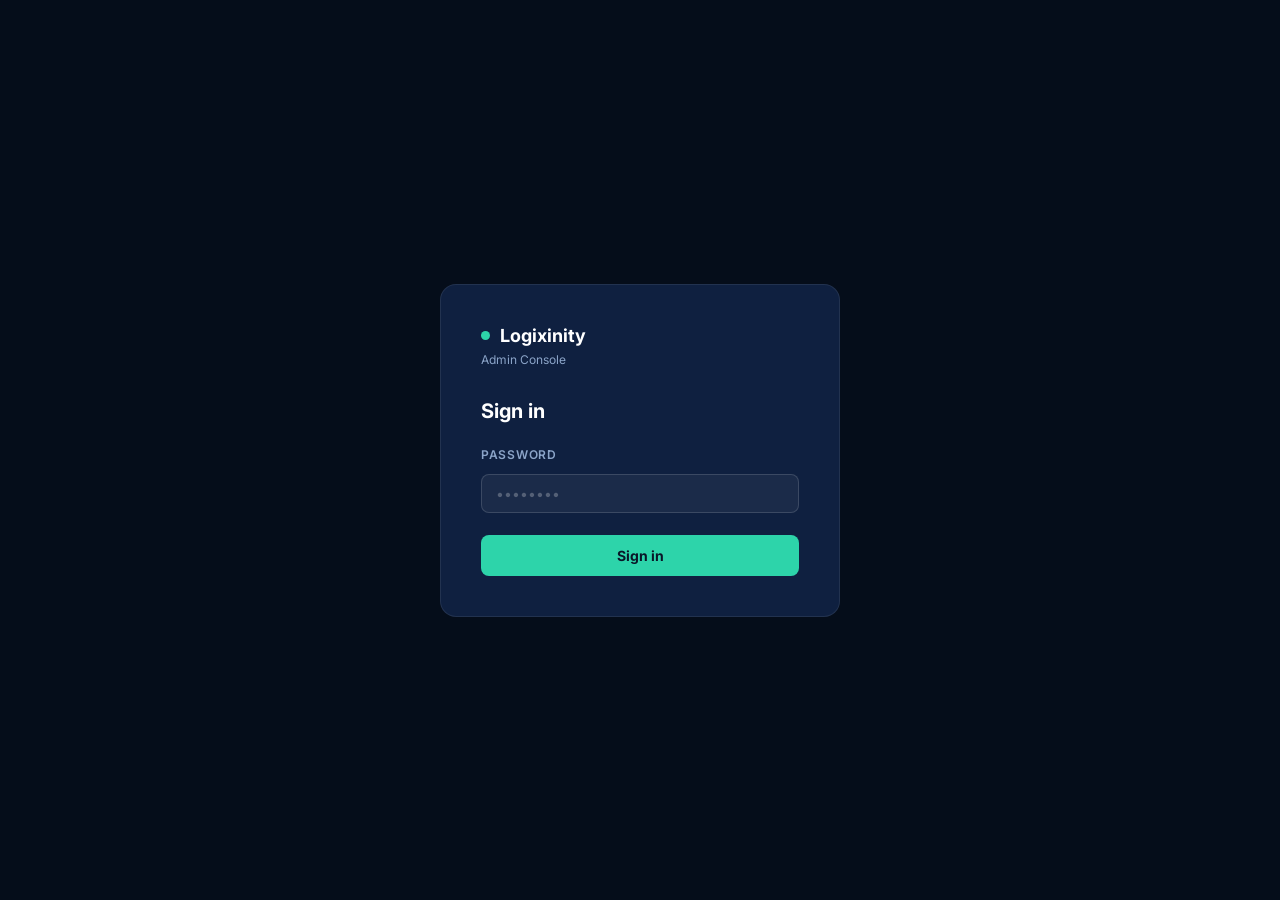
<file: admin.html>
<!DOCTYPE html>
<html lang="en">
<head>
  <meta charset="UTF-8" />
  <meta name="viewport" content="width=device-width, initial-scale=1.0" />
  <title>Logixinity Admin</title>
  <meta name="robots" content="noindex, nofollow" />
  <link rel="preconnect" href="https://fonts.googleapis.com" />
  <link rel="preconnect" href="https://fonts.gstatic.com" crossorigin />
  <link href="https://fonts.googleapis.com/css2?family=Inter:wght@400;500;600;700;800&display=swap" rel="stylesheet" />
  <link rel="stylesheet" href="css/admin.css" />
  <style>
    /* ── Unified Admin Extensions ── */

    /* Sidebar section badges */
    .sidebar-product-badge {
      display: inline-block;
      font-size: 9px;
      font-weight: 700;
      letter-spacing: 0.08em;
      text-transform: uppercase;
      padding: 2px 7px;
      border-radius: 100px;
      margin-left: 6px;
      vertical-align: middle;
    }
    .badge-live  { background: rgba(45,212,170,0.15); color: var(--teal-400); }
    .badge-mock  { background: rgba(255,255,255,0.08); color: var(--muted); }

    /* ── BLOG EDITOR ── */
    .editor-grid {
      display: grid;
      grid-template-columns: 1fr 300px;
      gap: 20px;
      align-items: start;
    }
    @media (max-width: 900px) { .editor-grid { grid-template-columns: 1fr; } }

    .editor-main, .editor-sidebar { display: flex; flex-direction: column; gap: 16px; }

    .form-group { display: flex; flex-direction: column; gap: 6px; }
    .form-group label {
      font-size: 12px; font-weight: 600; color: var(--muted);
      text-transform: uppercase; letter-spacing: 0.06em;
    }
    .form-group input, .form-group textarea, .form-group select {
      background: rgba(255,255,255,0.05); border: 1px solid var(--border-md);
      border-radius: 8px; padding: 10px 14px; color: var(--white);
      font-family: var(--font); font-size: 14px; outline: none;
      transition: border-color 0.15s; width: 100%;
    }
    .form-group input:focus, .form-group textarea:focus { border-color: var(--teal-400); }
    .form-group input::placeholder, .form-group textarea::placeholder { color: rgba(255,255,255,0.25); }
    .form-group select option { background: #1e3a6e; color: var(--white); }
    .form-group textarea { resize: vertical; min-height: 320px; line-height: 1.65; }
    .form-group textarea.content-area {
      min-height: 460px; font-family: 'Courier New', Courier, monospace; font-size: 13px;
    }
    .content-hint { font-size: 11.5px; color: var(--muted); line-height: 1.5; margin-top: 2px; }
    .content-hint code { background: rgba(255,255,255,0.08); border-radius: 3px; padding: 1px 4px; font-size: 11px; }

    .meta-row { display: grid; grid-template-columns: 1fr 1fr 1fr; gap: 12px; }
    @media (max-width: 640px) { .meta-row { grid-template-columns: 1fr; } }

    /* Publish toggle */
    .publish-toggle {
      display: flex; align-items: center; gap: 12px;
      background: rgba(255,255,255,0.04); border: 1px solid var(--border-md);
      border-radius: 10px; padding: 14px 16px; cursor: pointer;
      transition: background 0.15s; user-select: none;
    }
    .publish-toggle:hover { background: rgba(255,255,255,0.07); }
    .toggle-switch { position: relative; width: 36px; height: 20px; flex-shrink: 0; }
    .toggle-switch input { opacity: 0; width: 0; height: 0; position: absolute; }
    .toggle-track { position: absolute; inset: 0; background: rgba(255,255,255,0.15); border-radius: 20px; transition: background 0.2s; }
    .toggle-thumb { position: absolute; top: 3px; left: 3px; width: 14px; height: 14px; background: var(--white); border-radius: 50%; transition: transform 0.2s; }
    .toggle-switch input:checked ~ .toggle-track { background: var(--teal-400); }
    .toggle-switch input:checked ~ .toggle-thumb { transform: translateX(16px); }
    .toggle-label-title { font-size: 13px; font-weight: 600; color: var(--white); }
    .toggle-label-sub { font-size: 11.5px; color: var(--muted); }

    /* Cover preview */
    .cover-preview {
      width: 100%; height: 140px; background: rgba(255,255,255,0.04);
      border: 1px solid var(--border); border-radius: 8px; overflow: hidden;
      display: flex; align-items: center; justify-content: center;
      color: var(--muted); font-size: 12px;
    }
    .cover-preview img { width: 100%; height: 100%; object-fit: cover; }

    /* Buttons */
    .btn-save {
      flex: 1; padding: 11px 20px; background: var(--teal-400); color: #05101f;
      border: none; border-radius: 8px; font-size: 14px; font-weight: 700;
      cursor: pointer; transition: background 0.15s, opacity 0.15s; width: 100%;
    }
    .btn-save:hover { background: var(--teal-500); }
    .btn-save:disabled { opacity: 0.5; cursor: default; }
    .btn-secondary {
      padding: 11px 16px; background: rgba(255,255,255,0.06); color: var(--white);
      border: 1px solid var(--border-md); border-radius: 8px; font-size: 14px;
      font-weight: 600; cursor: pointer; transition: background 0.15s; width: 100%;
    }
    .btn-secondary:hover { background: rgba(255,255,255,0.1); }
    .btn-danger {
      padding: 11px 16px; background: var(--danger-bg); color: var(--danger);
      border: 1px solid rgba(248,113,113,0.25); border-radius: 8px; font-size: 14px;
      font-weight: 600; cursor: pointer; transition: background 0.15s; width: 100%;
    }
    .btn-danger:hover { background: rgba(248,113,113,0.18); }

    /* Save status */
    .save-status { font-size: 13px; padding: 10px 14px; border-radius: 8px; display: none; }
    .save-status.success { display: block; background: var(--success-bg); color: var(--success); border: 1px solid rgba(52,211,153,0.2); }
    .save-status.error   { display: block; background: var(--danger-bg);  color: var(--danger);  border: 1px solid rgba(248,113,113,0.2); }

    /* Row actions */
    .row-actions { display: flex; gap: 6px; align-items: center; }
    .row-btn { padding: 5px 10px; border-radius: 6px; font-size: 12px; font-weight: 600; cursor: pointer; border: 1px solid transparent; transition: background 0.15s; }
    .row-btn.edit { background: rgba(255,255,255,0.06); color: var(--white); border-color: var(--border-md); }
    .row-btn.edit:hover { background: rgba(255,255,255,0.12); }
    .row-btn.del  { background: var(--danger-bg); color: var(--danger); border-color: rgba(248,113,113,0.2); }
    .row-btn.del:hover { background: rgba(248,113,113,0.18); }

    /* Badges */
    .badge.published  { background: var(--success-bg); color: var(--success); }
    .badge.draft      { background: rgba(255,255,255,0.06); color: var(--muted); }
    .badge.connected  { background: var(--success-bg); color: var(--success); }
    .badge.not-connected { background: rgba(255,255,255,0.05); color: var(--muted); }

    .tag-pill {
      display: inline-block; background: rgba(45,212,170,0.12); color: var(--teal-400);
      border-radius: 100px; padding: 2px 9px; font-size: 11px; font-weight: 600; margin: 1px 2px 1px 0;
    }

    /* Filter chips */
    .section-card-subheader {
      padding: 12px 24px; border-bottom: 1px solid var(--border);
      display: flex; gap: 10px; flex-wrap: wrap;
    }
    .filter-chip {
      padding: 5px 12px; border-radius: 100px; font-size: 12px; font-weight: 600;
      background: rgba(255,255,255,0.05); border: 1px solid var(--border);
      color: var(--muted); cursor: pointer; transition: all 0.15s;
    }
    .filter-chip.active, .filter-chip:hover {
      background: rgba(45,212,170,0.1); border-color: rgba(45,212,170,0.3); color: var(--teal-400);
    }

    /* Top-bar new post btn */
    .new-post-btn {
      padding: 10px 18px; background: var(--teal-400); color: #05101f;
      border: none; border-radius: 8px; font-size: 14px; font-weight: 700;
      cursor: pointer; transition: background 0.15s; white-space: nowrap;
    }
    .new-post-btn:hover { background: var(--teal-500); }

    /* Token bar */
    .token-bar-wrap { display: flex; align-items: center; gap: 8px; min-width: 110px; }
    .token-bar-bg { flex: 1; height: 5px; background: rgba(255,255,255,0.1); border-radius: 3px; overflow: hidden; }
    .token-bar-fill { height: 100%; background: var(--teal-400); border-radius: 3px; transition: width 0.3s; }
    .token-bar-fill.warn { background: var(--warning); }
    .token-bar-fill.high { background: var(--danger); }
    .token-bar-label { font-size: 11px; color: var(--muted); white-space: nowrap; }

    /* Plan breakdown */
    .plan-breakdown-grid { display: grid; grid-template-columns: repeat(3,1fr); gap: 14px; }
    @media (max-width: 640px) { .plan-breakdown-grid { grid-template-columns: 1fr; } }
    .plan-breakdown-card { background: rgba(255,255,255,0.04); border: 1px solid var(--border-md); border-radius: 12px; padding: 18px 20px; }
    .plan-breakdown-card.essential { border-color: rgba(45,212,170,0.2); }
    .plan-breakdown-card.advanced  { border-color: rgba(99,179,237,0.2); }
    .plan-breakdown-card.pro       { border-color: rgba(167,139,250,0.2); }
    .plan-name  { font-size: 12px; font-weight: 600; color: var(--muted); margin-bottom: 8px; text-transform: uppercase; letter-spacing: 0.05em; }
    .plan-count { font-size: 28px; font-weight: 800; color: var(--white); }
    .plan-revenue { font-size: 13px; color: var(--muted); margin-top: 4px; }

    /* Azure note */
    .azure-note {
      display: flex; align-items: flex-start; gap: 12px;
      background: rgba(255,255,255,0.04); border: 1px solid var(--border-md);
      border-radius: 10px; padding: 14px 16px; font-size: 13px; color: var(--muted); line-height: 1.6;
    }
    .azure-note svg { flex-shrink: 0; margin-top: 1px; }
    .azure-note strong { color: var(--white); }
    .azure-note code { background: rgba(255,255,255,0.08); border-radius: 3px; padding: 1px 5px; font-size: 12px; color: var(--teal-400); }

    /* SQL block */
    .sql-block {
      background: rgba(0,0,0,0.3); border: 1px solid var(--border-md); border-radius: 8px;
      padding: 16px; font-family: 'Courier New', Courier, monospace; font-size: 12px;
      line-height: 1.7; color: #a8d8c0; white-space: pre; overflow-x: auto;
    }

    /* Supabase notice */
    .sb-notice {
      display: flex; align-items: flex-start; gap: 12px;
      background: rgba(251,191,36,0.08); border: 1px solid rgba(251,191,36,0.25);
      border-radius: 10px; padding: 14px 16px; font-size: 13px; color: var(--warning);
      line-height: 1.5; margin-bottom: 20px;
    }
    .sb-notice svg { flex-shrink: 0; margin-top: 1px; }
    .sb-notice a { color: var(--teal-400); text-decoration: underline; cursor: pointer; }

    /* Mock data banner */
    .mock-banner {
      display: flex; align-items: center; gap: 10px;
      background: rgba(99,179,237,0.07); border: 1px solid rgba(99,179,237,0.2);
      border-radius: 10px; padding: 12px 16px; font-size: 13px; color: #93c5fd;
      margin-bottom: 20px;
    }

    /* Delete modal */
    .modal-overlay {
      position: fixed; inset: 0; background: rgba(5,16,26,0.85);
      z-index: 100; display: none; align-items: center; justify-content: center;
    }
    .modal-overlay.open { display: flex; }
    .modal-box { background: var(--navy-800); border: 1px solid var(--border-md); border-radius: 14px; padding: 28px; max-width: 380px; width: 90%; }
    .modal-box h3 { font-size: 16px; font-weight: 700; color: var(--white); margin-bottom: 10px; }
    .modal-box p  { font-size: 14px; color: var(--muted); margin-bottom: 22px; line-height: 1.5; }
    .modal-actions { display: flex; gap: 10px; justify-content: flex-end; }
    .modal-actions .btn-secondary { width: auto; }
    .modal-actions .btn-danger { width: auto; }

    /* Empty state */
    .empty-state { padding: 48px 24px; text-align: center; }
    .empty-state p { color: var(--muted); font-size: 14px; margin-bottom: 16px; }

    /* Table controls */
    .table-controls { display: flex; gap: 10px; flex-wrap: wrap; padding: 14px 24px; border-bottom: 1px solid var(--border); }
  </style>
</head>
<body>

<!-- ============================================================
     LOGIN SCREEN
============================================================ -->
<div class="login-screen" id="loginScreen">
  <div class="login-card">
    <div class="login-logo">
      <div class="login-logo-dot"></div>
      Logixinity
    </div>
    <div class="login-subtitle">Admin Console</div>
    <h2>Sign in</h2>
    <div class="form-group" style="margin-bottom:14px;">
      <label for="adminPass">Password</label>
      <input type="password" id="adminPass" placeholder="••••••••" autocomplete="current-password" />
    </div>
    <button class="login-btn" onclick="handleLogin()">Sign in</button>
    <div class="login-error" id="loginError">Incorrect password. Please try again.</div>
  </div>
</div>

<!-- ============================================================
     ADMIN SHELL
============================================================ -->
<div class="admin-wrap" id="adminWrap">

  <!-- Sidebar -->
  <aside class="sidebar">
    <div class="sidebar-logo">
      <div class="sidebar-logo-dot"></div>
      Logixinity
    </div>
    <div class="sidebar-product">Admin Console</div>

    <nav class="sidebar-nav">

      <div class="sidebar-section">
        Blog <span class="sidebar-product-badge badge-live">Live</span>
      </div>
      <button class="sidebar-link active" onclick="showPanel('blog-posts', this)">
        <svg width="16" height="16" viewBox="0 0 24 24" fill="none" stroke="currentColor" stroke-width="2" stroke-linecap="round" stroke-linejoin="round"><path d="M14 2H6a2 2 0 0 0-2 2v16a2 2 0 0 0 2 2h12a2 2 0 0 0 2-2V8z"/><polyline points="14 2 14 8 20 8"/><line x1="16" y1="13" x2="8" y2="13"/><line x1="16" y1="17" x2="8" y2="17"/></svg>
        All Posts
      </button>
      <button class="sidebar-link" onclick="openNewPost()">
        <svg width="16" height="16" viewBox="0 0 24 24" fill="none" stroke="currentColor" stroke-width="2" stroke-linecap="round" stroke-linejoin="round"><line x1="12" y1="5" x2="12" y2="19"/><line x1="5" y1="12" x2="19" y2="12"/></svg>
        New Post
      </button>

      <div class="sidebar-section">
        Gen LXI <span class="sidebar-product-badge badge-mock">Mock data</span>
      </div>
      <button class="sidebar-link" onclick="showPanel('genlxi-dashboard', this)">
        <svg width="16" height="16" viewBox="0 0 24 24" fill="none" stroke="currentColor" stroke-width="2" stroke-linecap="round" stroke-linejoin="round"><rect x="3" y="3" width="7" height="7"/><rect x="14" y="3" width="7" height="7"/><rect x="14" y="14" width="7" height="7"/><rect x="3" y="14" width="7" height="7"/></svg>
        Dashboard
      </button>
      <button class="sidebar-link" onclick="showPanel('genlxi-users', this)">
        <svg width="16" height="16" viewBox="0 0 24 24" fill="none" stroke="currentColor" stroke-width="2" stroke-linecap="round" stroke-linejoin="round"><path d="M17 21v-2a4 4 0 0 0-4-4H5a4 4 0 0 0-4 4v2"/><circle cx="9" cy="7" r="4"/><path d="M23 21v-2a4 4 0 0 0-3-3.87"/><path d="M16 3.13a4 4 0 0 1 0 7.75"/></svg>
        All Users
      </button>
      <button class="sidebar-link" onclick="showPanel('genlxi-revenue', this)">
        <svg width="16" height="16" viewBox="0 0 24 24" fill="none" stroke="currentColor" stroke-width="2" stroke-linecap="round" stroke-linejoin="round"><line x1="12" y1="1" x2="12" y2="23"/><path d="M17 5H9.5a3.5 3.5 0 0 0 0 7h5a3.5 3.5 0 0 1 0 7H6"/></svg>
        Revenue & Plans
      </button>

      <div class="sidebar-section">System</div>
      <button class="sidebar-link" onclick="showPanel('settings', this)">
        <svg width="16" height="16" viewBox="0 0 24 24" fill="none" stroke="currentColor" stroke-width="2" stroke-linecap="round" stroke-linejoin="round"><circle cx="12" cy="12" r="3"/><path d="M19.07 4.93a10 10 0 0 1 0 14.14M4.93 4.93a10 10 0 0 0 0 14.14"/></svg>
        Settings
      </button>

    </nav>

    <div class="sidebar-footer">
      <div class="admin-name">Admin</div>
      <div>Logixinity Internal</div>
      <button class="logout-btn" onclick="handleLogout()">← Sign out</button>
    </div>
  </aside>

  <!-- Main -->
  <main class="admin-main">
    <div class="admin-topbar">
      <div>
        <h1 id="topbarTitle">Blog Posts</h1>
        <div class="topbar-meta" id="topbarMeta">Logixinity Admin · Powered by Supabase + Stripe</div>
      </div>
      <button class="new-post-btn" id="topbarNewPost" onclick="openNewPost()">+ New post</button>
    </div>

    <div class="admin-content">


      <!-- ======================================================
           PANEL: BLOG — ALL POSTS
      ====================================================== -->
      <div class="admin-panel active" id="panel-blog-posts">

        <div id="sbNotice" class="sb-notice" style="display:none;">
          <svg width="16" height="16" viewBox="0 0 24 24" fill="none" stroke="currentColor" stroke-width="2" stroke-linecap="round" stroke-linejoin="round"><circle cx="12" cy="12" r="10"/><line x1="12" y1="8" x2="12" y2="12"/><line x1="12" y1="16" x2="12.01" y2="16"/></svg>
          <span>Supabase not configured. <a onclick="showPanel('settings', document.querySelectorAll('.sidebar-link')[6])">Go to Settings →</a></span>
        </div>

        <div class="section-card">
          <div class="section-card-header">
            <div><h2>Blog Posts</h2><p id="postsCount">Loading…</p></div>
          </div>
          <div class="section-card-subheader">
            <button class="filter-chip active" onclick="filterPosts('all', this)">All</button>
            <button class="filter-chip" onclick="filterPosts('published', this)">Published</button>
            <button class="filter-chip" onclick="filterPosts('draft', this)">Draft</button>
          </div>
          <div class="section-card-body">
            <div class="table-wrap">
              <table>
                <thead><tr><th>Title</th><th>Author</th><th>Tags</th><th>Status</th><th>Publish Date</th><th>Actions</th></tr></thead>
                <tbody id="postsTableBody"></tbody>
              </table>
            </div>
          </div>
        </div>
      </div><!-- /panel-blog-posts -->


      <!-- ======================================================
           PANEL: BLOG — EDITOR
      ====================================================== -->
      <div class="admin-panel" id="panel-blog-editor">
        <div class="editor-grid">

          <!-- Left -->
          <div class="editor-main">
            <div class="section-card">
              <div class="section-card-header">
                <div><h2 id="editorTitle">New Post</h2><p>HTML is supported in the content field.</p></div>
              </div>
              <div class="section-card-body" style="display:flex;flex-direction:column;gap:16px;">

                <div class="form-group">
                  <label for="fTitle">Title *</label>
                  <input type="text" id="fTitle" placeholder="e.g. How AI is changing Australian accounting" />
                </div>

                <div class="meta-row">
                  <div class="form-group">
                    <label for="fAuthor">Author</label>
                    <input type="text" id="fAuthor" placeholder="Logixinity" />
                  </div>
                  <div class="form-group">
                    <label for="fDate">Publish Date</label>
                    <input type="date" id="fDate" />
                  </div>
                  <div class="form-group">
                    <label for="fTags">Tags <span style="font-weight:400;text-transform:none;letter-spacing:0;">(comma-separated)</span></label>
                    <input type="text" id="fTags" placeholder="e.g. Propiq, AI" />
                  </div>
                </div>

                <div class="form-group">
                  <label for="fContent">Content *</label>
                  <textarea class="content-area" id="fContent" placeholder="Write your post content here using HTML:&#10;&#10;<h2>Section heading</h2>&#10;<p>Paragraph text.</p>&#10;<strong>Bold</strong>, <em>italic</em>&#10;<ul><li>Bullet point</li></ul>"></textarea>
                  <div class="content-hint">
                    Use <code>&lt;h2&gt;</code> <code>&lt;p&gt;</code> <code>&lt;strong&gt;</code> <code>&lt;em&gt;</code> <code>&lt;ul&gt;/&lt;li&gt;</code> <code>&lt;a href="..."&gt;</code> <code>&lt;blockquote&gt;</code> <code>&lt;img src="..."&gt;</code>
                  </div>
                </div>

              </div>
            </div>
          </div>

          <!-- Right sidebar -->
          <div class="editor-sidebar">

            <div class="section-card">
              <div class="section-card-header" style="padding-bottom:12px;"><div><h2>Publish</h2></div></div>
              <div class="section-card-body" style="display:flex;flex-direction:column;gap:12px;">

                <label class="publish-toggle">
                  <div class="toggle-switch">
                    <input type="checkbox" id="fPublished" />
                    <div class="toggle-track"></div>
                    <div class="toggle-thumb"></div>
                  </div>
                  <div class="toggle-label">
                    <div class="toggle-label-title" id="publishToggleLabel">Draft</div>
                    <div class="toggle-label-sub">Toggle to publish</div>
                  </div>
                </label>

                <button class="btn-save" id="btnSave" onclick="savePost()">Save post</button>
                <div class="save-status" id="saveStatus"></div>
                <button class="btn-danger" id="btnDelete" onclick="confirmDelete()" style="display:none;">Delete post</button>
                <button class="btn-secondary" onclick="cancelEdit()">← Back to posts</button>

              </div>
            </div>

            <div class="section-card">
              <div class="section-card-header" style="padding-bottom:12px;"><div><h2>Cover Image</h2></div></div>
              <div class="section-card-body" style="display:flex;flex-direction:column;gap:12px;">
                <div class="cover-preview" id="coverPreview"><span>No image set</span></div>
                <div class="form-group">
                  <label for="fCover">Image URL</label>
                  <input type="url" id="fCover" placeholder="https://..." oninput="updateCoverPreview()" />
                </div>
              </div>
            </div>

          </div>
        </div>
      </div><!-- /panel-blog-editor -->


      <!-- ======================================================
           PANEL: GEN LXI — DASHBOARD
      ====================================================== -->
      <div class="admin-panel" id="panel-genlxi-dashboard">

        <div class="mock-banner">
          <svg width="15" height="15" viewBox="0 0 24 24" fill="none" stroke="currentColor" stroke-width="2" stroke-linecap="round" stroke-linejoin="round"><circle cx="12" cy="12" r="10"/><line x1="12" y1="8" x2="12" y2="12"/><line x1="12" y1="16" x2="12.01" y2="16"/></svg>
          Gen LXI is pre-launch — showing mock data. Wire up Stripe + Azure in Settings when ready.
        </div>

        <div class="metrics-grid">
          <div class="metric-card"><div class="metric-label">Total Users</div><div class="metric-value" id="m-total">—</div><div class="metric-sub">Registered customers</div></div>
          <div class="metric-card"><div class="metric-label">Active</div><div class="metric-value teal" id="m-active">—</div><div class="metric-sub">Paying subscribers</div></div>
          <div class="metric-card"><div class="metric-label">In Trial</div><div class="metric-value warn" id="m-trial">—</div><div class="metric-sub">Trialing users</div></div>
          <div class="metric-card"><div class="metric-label">Cancelled</div><div class="metric-value danger" id="m-cancelled">—</div><div class="metric-sub">Churned</div></div>
          <div class="metric-card"><div class="metric-label">MRR</div><div class="metric-value teal" id="m-mrr">—</div><div class="metric-sub">Monthly recurring revenue</div></div>
          <div class="metric-card"><div class="metric-label">Xero Connected</div><div class="metric-value" id="m-xero">—</div><div class="metric-sub">Of active users</div></div>
        </div>

        <div class="section-card">
          <div class="section-card-header"><div><h2>Recent Registrations</h2><p>Newest users · Stripe + Azure</p></div></div>
          <div class="section-card-body">
            <div class="table-wrap">
              <table id="recentTable">
                <thead><tr><th>Customer</th><th>Company</th><th>Plan</th><th>Status</th><th>Xero</th><th>Registered</th></tr></thead>
                <tbody id="recentTableBody"></tbody>
              </table>
            </div>
          </div>
        </div>

        <div class="section-card">
          <div class="section-card-header"><div><h2>Plan Breakdown</h2><p>Active subscribers by tier</p></div></div>
          <div class="section-card-body">
            <div class="plan-breakdown-grid">
              <div class="plan-breakdown-card essential"><div class="plan-name">Essential</div><div class="plan-count" id="pb-essential">—</div><div class="plan-revenue" id="pb-essential-rev">— /mo</div></div>
              <div class="plan-breakdown-card advanced"><div class="plan-name">Advanced</div><div class="plan-count" id="pb-advanced">—</div><div class="plan-revenue" id="pb-advanced-rev">— /mo</div></div>
              <div class="plan-breakdown-card pro"><div class="plan-name">Pro</div><div class="plan-count" id="pb-pro">—</div><div class="plan-revenue" id="pb-pro-rev">— /mo</div></div>
            </div>
          </div>
        </div>
      </div><!-- /panel-genlxi-dashboard -->


      <!-- ======================================================
           PANEL: GEN LXI — ALL USERS
      ====================================================== -->
      <div class="admin-panel" id="panel-genlxi-users">
        <div class="section-card">
          <div class="section-card-header"><div><h2>All Users</h2><p>Complete customer list · Stripe + Azure</p></div></div>
          <div class="table-controls">
            <input class="search-input" type="text" placeholder="Search by name, email or company…" oninput="filterTable(this.value, 'usersTableBody')" />
            <select class="filter-select" onchange="filterByStatus(this.value, 'usersTableBody')">
              <option value="">All statuses</option>
              <option value="active">Active</option>
              <option value="trialing">In Trial</option>
              <option value="canceled">Cancelled</option>
              <option value="cancel_pending">Cancelling</option>
              <option value="past_due">Past Due</option>
            </select>
            <select class="filter-select" onchange="filterByPlan(this.value, 'usersTableBody')">
              <option value="">All plans</option>
              <option value="Essential">Essential</option>
              <option value="Advanced">Advanced</option>
              <option value="Pro">Pro</option>
            </select>
          </div>
          <div class="section-card-body">
            <div class="table-wrap">
              <table>
                <thead><tr><th>Customer</th><th>Company</th><th>Email</th><th>Plan</th><th>Status</th><th>Xero</th><th>Token Usage</th><th>Next Billing</th><th>Registered</th></tr></thead>
                <tbody id="usersTableBody"></tbody>
              </table>
            </div>
          </div>
        </div>
      </div><!-- /panel-genlxi-users -->


      <!-- ======================================================
           PANEL: GEN LXI — REVENUE
      ====================================================== -->
      <div class="admin-panel" id="panel-genlxi-revenue">
        <div class="metrics-grid">
          <div class="metric-card"><div class="metric-label">Total MRR</div><div class="metric-value teal" id="rev-mrr">—</div><div class="metric-sub">Active + cancelling</div></div>
          <div class="metric-card"><div class="metric-label">ARR (est.)</div><div class="metric-value" id="rev-arr">—</div><div class="metric-sub">MRR × 12</div></div>
          <div class="metric-card"><div class="metric-label">Avg Revenue / User</div><div class="metric-value" id="rev-arpu">—</div><div class="metric-sub">Per active subscriber</div></div>
          <div class="metric-card"><div class="metric-label">Trial Conversion</div><div class="metric-value teal" id="rev-conv">—</div><div class="metric-sub">Trial → Active rate</div></div>
        </div>
        <div class="section-card">
          <div class="section-card-header"><div><h2>Revenue by Plan</h2><p>Subscribers and monthly revenue per tier</p></div></div>
          <div class="section-card-body">
            <div class="plan-breakdown-grid">
              <div class="plan-breakdown-card essential"><div class="plan-name">Essential · $100/mo</div><div class="plan-count" id="rev-pb-essential">—</div><div class="plan-revenue" id="rev-pb-essential-rev">— /mo</div></div>
              <div class="plan-breakdown-card advanced"><div class="plan-name">Advanced · $150/mo</div><div class="plan-count" id="rev-pb-advanced">—</div><div class="plan-revenue" id="rev-pb-advanced-rev">— /mo</div></div>
              <div class="plan-breakdown-card pro"><div class="plan-name">Pro · $200/mo</div><div class="plan-count" id="rev-pb-pro">—</div><div class="plan-revenue" id="rev-pb-pro-rev">— /mo</div></div>
            </div>
          </div>
        </div>
        <div class="section-card">
          <div class="section-card-header"><div><h2>Stripe Integration</h2><p>How revenue data maps to Stripe API fields</p></div></div>
          <div class="section-card-body">
            <div class="azure-note">
              <svg width="16" height="16" viewBox="0 0 24 24" fill="none" stroke="currentColor" stroke-width="2" stroke-linecap="round" stroke-linejoin="round"><circle cx="12" cy="12" r="10"/><line x1="12" y1="8" x2="12" y2="12"/><line x1="12" y1="16" x2="12.01" y2="16"/></svg>
              <div>
                <strong>Subscription fields:</strong> <code>subscription.status</code> (trialing · active · past_due · canceled · paused), <code>subscription.current_period_end</code> (next billing), <code>subscription.canceled_at</code>, <code>subscription.items.data[0].price.nickname</code> (plan name), <code>subscription.items.data[0].price.unit_amount</code> (price in cents → MRR).<br /><br />
                <strong>Customer fields:</strong> <code>customer.name</code>, <code>customer.email</code>, <code>customer.created</code>, <code>customer.metadata.company</code>.<br /><br />
                <strong>Azure-stored fields:</strong> <code>xero_connected</code>, <code>token_usage</code>, <code>token_limit</code>, <code>last_login</code>. Enter your Stripe secret key and Azure endpoint in <strong>Settings</strong> to go live.
              </div>
            </div>
          </div>
        </div>
      </div><!-- /panel-genlxi-revenue -->


      <!-- ======================================================
           PANEL: SETTINGS
      ====================================================== -->
      <div class="admin-panel" id="panel-settings">

        <!-- Supabase -->
        <div class="section-card" style="margin-bottom:20px;">
          <div class="section-card-header"><div><h2>Supabase — Blog</h2><p>Blog posts storage. Anon/publishable key is safe to use here.</p></div></div>
          <div class="section-card-body" style="display:flex;flex-direction:column;gap:14px;">
            <div class="form-group"><label>Project URL</label><input type="text" id="cfg-sb-url" placeholder="https://xxxx.supabase.co" /></div>
            <div class="form-group"><label>Anon Key</label><input type="password" id="cfg-sb-key" placeholder="sb_publishable_…" /></div>
            <button class="btn-save" style="max-width:180px;" onclick="saveSupabaseSettings()">Save & reconnect</button>
          </div>
        </div>

        <!-- Stripe -->
        <div class="section-card" style="margin-bottom:20px;">
          <div class="section-card-header"><div><h2>Stripe — Gen LXI</h2><p>Billing source for Gen LXI subscriptions. Connect when product launches.</p></div></div>
          <div class="section-card-body" style="display:flex;flex-direction:column;gap:14px;">
            <div class="form-group"><label>Stripe Secret Key</label><input type="password" id="cfg-stripe-key" placeholder="sk_live_••••••••" /></div>
            <div class="form-group"><label>Stripe Webhook Secret</label><input type="password" id="cfg-stripe-webhook" placeholder="whsec_••••••••" /></div>
            <button class="btn-save" style="max-width:180px;" onclick="saveStripeSettings()">Save</button>
          </div>
        </div>

        <!-- Azure -->
        <div class="section-card" style="margin-bottom:20px;">
          <div class="section-card-header"><div><h2>Azure — Gen LXI</h2><p>Function App for AI processing, token usage, and Xero connection state.</p></div></div>
          <div class="section-card-body" style="display:flex;flex-direction:column;gap:14px;">
            <div class="form-group"><label>Function Endpoint</label><input type="text" id="cfg-azure-url" placeholder="https://lxi-fn.azurewebsites.net/api/users" /></div>
            <div class="form-group"><label>Function Key</label><input type="password" id="cfg-azure-key" placeholder="Azure host key" /></div>
            <button class="btn-save" style="max-width:180px;" onclick="saveAzureSettings()">Save</button>
          </div>
        </div>

        <!-- Supabase DB setup -->
        <div class="section-card" style="margin-bottom:20px;">
          <div class="section-card-header"><div><h2>Blog Database Setup</h2><p>Run this SQL once in Supabase → SQL Editor to create the blog_posts table.</p></div></div>
          <div class="section-card-body">
            <pre class="sql-block">CREATE TABLE IF NOT EXISTS blog_posts (
  id          uuid        DEFAULT gen_random_uuid() PRIMARY KEY,
  title       text        NOT NULL,
  content     text        NOT NULL DEFAULT '',
  cover_image text,
  author      text,
  publish_date date,
  tags        text,
  published   boolean     DEFAULT false,
  created_at  timestamptz DEFAULT now(),
  updated_at  timestamptz DEFAULT now()
);
ALTER TABLE blog_posts ENABLE ROW LEVEL SECURITY;
CREATE POLICY "Public read published" ON blog_posts FOR SELECT USING (published = true);
CREATE POLICY "Anon full access" ON blog_posts FOR ALL USING (true) WITH CHECK (true);</pre>
          </div>
        </div>

        <!-- Password -->
        <div class="section-card">
          <div class="section-card-header"><div><h2>Admin Password</h2><p>Default: <code style="opacity:0.6;">logixinity2026</code></p></div></div>
          <div class="section-card-body" style="display:flex;flex-direction:column;gap:14px;">
            <div class="form-group"><label>New Password</label><input type="password" id="cfg-new-pass" placeholder="Enter new password" /></div>
            <div class="form-group"><label>Confirm Password</label><input type="password" id="cfg-confirm-pass" placeholder="Repeat new password" /></div>
            <div class="save-status" id="passStatus"></div>
            <button class="btn-save" style="max-width:200px;" onclick="changePassword()">Update password</button>
          </div>
        </div>

      </div><!-- /panel-settings -->


    </div><!-- /admin-content -->
  </main>
</div><!-- /admin-wrap -->


<!-- Delete modal -->
<div class="modal-overlay" id="deleteModal">
  <div class="modal-box">
    <h3>Delete post?</h3>
    <p id="deleteModalText">This cannot be undone.</p>
    <div class="modal-actions">
      <button class="btn-secondary" onclick="closeDeleteModal()">Cancel</button>
      <button class="btn-danger" onclick="doDelete()">Yes, delete</button>
    </div>
  </div>
</div>


<script>
/* ============================================================
   CONFIG
============================================================ */
const DEFAULT_PASSWORD = 'logixinity2026';
const DEFAULT_SB_URL   = 'https://zgfbtdsxisyidcrsahky.supabase.co';
const DEFAULT_SB_KEY   = 'sb_publishable_jjk1YcqcRYxw1mhUiMdRKw_DPYjkWyI';

let sbClient  = null;
let allPosts  = [];
let editingId = null;

/* ============================================================
   AUTH
============================================================ */
function getPassword() { return sessionStorage.getItem('admin_pass') || DEFAULT_PASSWORD; }

function handleLogin() {
  const pass = document.getElementById('adminPass').value;
  if (pass === getPassword()) {
    document.getElementById('loginScreen').style.display = 'none';
    document.getElementById('adminWrap').classList.add('visible');
    initSupabase();
    renderGenLXI();
  } else {
    document.getElementById('loginError').style.display = 'block';
  }
}
document.getElementById('adminPass').addEventListener('keydown', e => { if (e.key === 'Enter') handleLogin(); });

function handleLogout() {
  document.getElementById('loginScreen').style.display = 'flex';
  document.getElementById('adminWrap').classList.remove('visible');
  document.getElementById('adminPass').value = '';
  document.getElementById('loginError').style.display = 'none';
}

/* ============================================================
   NAVIGATION
============================================================ */
const PANEL_META = {
  'blog-posts':       ['Blog Posts',      true],
  'blog-editor':      ['Post Editor',     false],
  'genlxi-dashboard': ['Gen LXI · Dashboard', false],
  'genlxi-users':     ['Gen LXI · All Users', false],
  'genlxi-revenue':   ['Gen LXI · Revenue & Plans', false],
  'settings':         ['Settings',        false],
};

function showPanel(id, btn) {
  document.querySelectorAll('.admin-panel').forEach(p => p.classList.remove('active'));
  document.querySelectorAll('.sidebar-link').forEach(b => b.classList.remove('active'));
  document.getElementById('panel-' + id).classList.add('active');
  if (btn) btn.classList.add('active');
  const [title, showNewPost] = PANEL_META[id] || [id, false];
  document.getElementById('topbarTitle').textContent = title;
  document.getElementById('topbarNewPost').style.display = showNewPost ? 'block' : 'none';
  if (id === 'blog-posts') fetchPosts();
  if (id === 'settings') loadSettings();
}

/* ============================================================
   SUPABASE
============================================================ */
function initSupabase(cb) {
  const url = sessionStorage.getItem('sb_url') || DEFAULT_SB_URL;
  const key = sessionStorage.getItem('sb_key') || DEFAULT_SB_KEY;

  const onReady = () => {
    sbClient = window.supabase.createClient(url, key);
    document.getElementById('sbNotice').style.display = 'none';
    if (cb) cb(); else fetchPosts();
  };

  if (window._sbLoaded) { onReady(); return; }

  const script = document.createElement('script');
  script.src = 'https://cdn.jsdelivr.net/npm/@supabase/supabase-js@2/dist/umd/supabase.min.js';
  script.onload = () => { window._sbLoaded = true; onReady(); };
  script.onerror = () => { document.getElementById('sbNotice').style.display = 'flex'; };
  document.head.appendChild(script);
}

/* ============================================================
   BLOG — FETCH & RENDER
============================================================ */
async function fetchPosts() {
  if (!sbClient) { renderPostsTable([]); return; }
  document.getElementById('postsCount').textContent = 'Loading…';
  const { data, error } = await sbClient.from('blog_posts').select('*').order('created_at', { ascending: false });
  allPosts = (!error && data) ? data : [];
  if (error) document.getElementById('postsCount').textContent = 'Error: ' + error.message;
  renderPostsTable(allPosts);
}

let currentFilter = 'all';
function filterPosts(filter, btn) {
  currentFilter = filter;
  document.querySelectorAll('.filter-chip').forEach(c => c.classList.remove('active'));
  btn.classList.add('active');
  renderPostsTable(allPosts);
}

function renderPostsTable(posts) {
  const filtered = posts.filter(p => {
    if (currentFilter === 'published') return p.published;
    if (currentFilter === 'draft')     return !p.published;
    return true;
  });
  const pub = posts.filter(p => p.published).length;
  document.getElementById('postsCount').textContent =
    `${posts.length} post${posts.length !== 1 ? 's' : ''} · ${pub} published · ${posts.length - pub} draft`;

  const tbody = document.getElementById('postsTableBody');
  if (!filtered.length) {
    tbody.innerHTML = `<tr><td colspan="6"><div class="empty-state">
      <p>${posts.length === 0 ? 'No posts yet. Click "+ New post" to write your first one.' : 'No posts match this filter.'}</p>
      ${posts.length === 0 ? '<button class="btn-save" style="max-width:160px;margin:0 auto;" onclick="openNewPost()">+ New post</button>' : ''}
    </div></td></tr>`;
    return;
  }
  tbody.innerHTML = filtered.map(p => {
    const tags = parseTags(p.tags).map(t => `<span class="tag-pill">${esc(t)}</span>`).join('');
    const status = p.published
      ? `<span class="badge published"><span class="badge-dot"></span>Published</span>`
      : `<span class="badge draft"><span class="badge-dot"></span>Draft</span>`;
    return `<tr data-status="${p.published ? 'published' : 'draft'}" data-search="${esc((p.title+' '+(p.author||'')).toLowerCase())}">
      <td><strong>${esc(p.title)}</strong></td>
      <td>${esc(p.author || '—')}</td>
      <td>${tags || '<span style="color:var(--muted);font-size:12px;">—</span>'}</td>
      <td>${status}</td>
      <td>${p.publish_date ? fmtDate(p.publish_date) : '—'}</td>
      <td><div class="row-actions">
        <button class="row-btn edit" onclick="openEditor('${p.id}')">Edit</button>
        <button class="row-btn del"  onclick="confirmDeleteById('${p.id}',\`${esc(p.title).replace(/`/g,'\\`')}\`)">Delete</button>
      </div></td>
    </tr>`;
  }).join('');
}

/* ============================================================
   BLOG — EDITOR
============================================================ */
function openNewPost() {
  editingId = null;
  ['fTitle','fContent','fCover'].forEach(id => document.getElementById(id).value = '');
  document.getElementById('fAuthor').value = 'Logixinity';
  document.getElementById('fDate').value   = new Date().toISOString().split('T')[0];
  document.getElementById('fTags').value   = '';
  document.getElementById('fPublished').checked = false;
  document.getElementById('editorTitle').textContent = 'New Post';
  document.getElementById('btnDelete').style.display = 'none';
  updatePublishLabel(); updateCoverPreview(); clearSaveStatus();
  showPanel('blog-editor', null);
}

function openEditor(id) {
  const post = allPosts.find(p => p.id === id);
  if (!post) return;
  editingId = id;
  document.getElementById('fTitle').value     = post.title      || '';
  document.getElementById('fContent').value   = post.content    || '';
  document.getElementById('fAuthor').value    = post.author     || '';
  document.getElementById('fDate').value      = post.publish_date || '';
  document.getElementById('fTags').value      = post.tags       || '';
  document.getElementById('fCover').value     = post.cover_image || '';
  document.getElementById('fPublished').checked = !!post.published;
  document.getElementById('editorTitle').textContent = 'Edit Post';
  document.getElementById('btnDelete').style.display = 'block';
  updatePublishLabel(); updateCoverPreview(); clearSaveStatus();
  showPanel('blog-editor', null);
}

function cancelEdit() { showPanel('blog-posts', document.querySelector('.sidebar-link')); }

function updatePublishLabel() {
  document.getElementById('publishToggleLabel').textContent =
    document.getElementById('fPublished').checked ? 'Published' : 'Draft';
}
document.getElementById('fPublished').addEventListener('change', updatePublishLabel);

function updateCoverPreview() {
  const url = document.getElementById('fCover').value.trim();
  const el  = document.getElementById('coverPreview');
  el.innerHTML = url
    ? `<img src="${esc(url)}" alt="Cover" onerror="this.parentElement.innerHTML='<span>Image not found</span>'" />`
    : '<span>No image set</span>';
}

async function savePost() {
  const title   = document.getElementById('fTitle').value.trim();
  const content = document.getElementById('fContent').value.trim();
  if (!title)   { showSaveStatus('error', 'Title is required.');   return; }
  if (!content) { showSaveStatus('error', 'Content is required.'); return; }

  const payload = {
    title, content,
    author:       document.getElementById('fAuthor').value.trim() || null,
    publish_date: document.getElementById('fDate').value || null,
    tags:         document.getElementById('fTags').value.trim() || null,
    cover_image:  document.getElementById('fCover').value.trim() || null,
    published:    document.getElementById('fPublished').checked,
    updated_at:   new Date().toISOString(),
  };

  const btn = document.getElementById('btnSave');
  btn.disabled = true; btn.textContent = 'Saving…';

  if (!sbClient) {
    // Local fallback
    if (editingId) { const i = allPosts.findIndex(p => p.id === editingId); if (i > -1) allPosts[i] = { ...allPosts[i], ...payload }; }
    else { const n = { id: 'local_' + Date.now(), created_at: new Date().toISOString(), ...payload }; allPosts.unshift(n); editingId = n.id; }
    btn.disabled = false; btn.textContent = 'Save post';
    document.getElementById('btnDelete').style.display = 'block';
    document.getElementById('editorTitle').textContent = 'Edit Post';
    showSaveStatus('success', 'Saved locally (Supabase not connected).');
    return;
  }

  let error;
  if (editingId && !editingId.startsWith('local_')) {
    const r = await sbClient.from('blog_posts').update(payload).eq('id', editingId);
    error = r.error;
  } else {
    payload.created_at = new Date().toISOString();
    const r = await sbClient.from('blog_posts').insert(payload).select().single();
    error = r.error;
    if (!error && r.data) {
      editingId = r.data.id;
      allPosts.unshift(r.data);
      document.getElementById('btnDelete').style.display = 'block';
      document.getElementById('editorTitle').textContent = 'Edit Post';
    }
  }

  btn.disabled = false; btn.textContent = 'Save post';
  if (error) { showSaveStatus('error', 'Save failed: ' + error.message); }
  else       { showSaveStatus('success', 'Post saved successfully.'); await fetchPosts(); }
}

function showSaveStatus(type, msg) {
  const el = document.getElementById('saveStatus');
  el.className = 'save-status ' + type;
  el.textContent = msg;
  if (type === 'success') setTimeout(() => { el.className = 'save-status'; }, 4000);
}
function clearSaveStatus() { const el = document.getElementById('saveStatus'); el.className = 'save-status'; el.textContent = ''; }

/* ============================================================
   BLOG — DELETE
============================================================ */
let deleteTargetId = null;
function confirmDelete() { if (editingId) { const p = allPosts.find(p => p.id === editingId); confirmDeleteById(editingId, p ? p.title : 'this post'); } }
function confirmDeleteById(id, title) {
  deleteTargetId = id;
  document.getElementById('deleteModalText').textContent = `"${title}" will be permanently deleted.`;
  document.getElementById('deleteModal').classList.add('open');
}
function closeDeleteModal() { document.getElementById('deleteModal').classList.remove('open'); deleteTargetId = null; }
async function doDelete() {
  if (!deleteTargetId) return;
  closeDeleteModal();
  if (sbClient && !deleteTargetId.startsWith('local_')) {
    const { error } = await sbClient.from('blog_posts').delete().eq('id', deleteTargetId);
    if (error) { alert('Delete failed: ' + error.message); return; }
  }
  allPosts = allPosts.filter(p => p.id !== deleteTargetId);
  if (editingId === deleteTargetId) { editingId = null; cancelEdit(); }
  renderPostsTable(allPosts);
}

/* ============================================================
   GEN LXI — MOCK DATA
============================================================ */
const MOCK_USERS = [
  { stripe_id:'cus_001', stripe_name:'Sarah Mitchell',  stripe_email:'sarah@clearledger.com.au',  stripe_company:'Clear Ledger Accounting',    stripe_created:'2026-01-14', stripe_status:'active',         stripe_plan:'Advanced', stripe_trial_end:null,         stripe_current_period_end:'2026-06-18', stripe_canceled_at:null, stripe_cancel_reason:null, stripe_cancel_at_period_end:false, stripe_mrr:150, xero_connected:true,  token_usage:18400, token_limit:30000,  last_login:'2026-05-17' },
  { stripe_id:'cus_002', stripe_name:'James Nguyen',    stripe_email:'james@nguyenwealth.com',     stripe_company:'Nguyen Wealth Advisory',     stripe_created:'2025-12-20', stripe_status:'active',         stripe_plan:'Pro',      stripe_trial_end:null,         stripe_current_period_end:'2026-06-03', stripe_canceled_at:null, stripe_cancel_reason:null, stripe_cancel_at_period_end:false, stripe_mrr:200, xero_connected:true,  token_usage:48200, token_limit:100000, last_login:'2026-05-18' },
  { stripe_id:'cus_003', stripe_name:'Priya Sharma',    stripe_email:'priya@brightbooks.net',      stripe_company:'Bright Books Pty Ltd',       stripe_created:'2026-05-02', stripe_status:'trialing',       stripe_plan:'Essential',stripe_trial_end:'2026-06-01', stripe_current_period_end:null,         stripe_canceled_at:null, stripe_cancel_reason:null, stripe_cancel_at_period_end:false, stripe_mrr:0,   xero_connected:true,  token_usage:3100,  token_limit:10000,  last_login:'2026-05-16' },
  { stripe_id:'cus_004', stripe_name:'Tom Elliot',      stripe_email:'tom@elliotaccountants.com.au',stripe_company:'Elliot & Associates',       stripe_created:'2026-04-29', stripe_status:'trialing',       stripe_plan:'Advanced', stripe_trial_end:'2026-05-29', stripe_current_period_end:null,         stripe_canceled_at:null, stripe_cancel_reason:null, stripe_cancel_at_period_end:false, stripe_mrr:0,   xero_connected:false, token_usage:620,   token_limit:30000,  last_login:'2026-05-10' },
  { stripe_id:'cus_005', stripe_name:'Linda Park',      stripe_email:'l.park@parkfinancial.com.au',stripe_company:'Park Financial Group',       stripe_created:'2026-02-08', stripe_status:'active',         stripe_plan:'Essential',stripe_trial_end:null,         stripe_current_period_end:'2026-06-10', stripe_canceled_at:null, stripe_cancel_reason:null, stripe_cancel_at_period_end:false, stripe_mrr:100, xero_connected:true,  token_usage:7800,  token_limit:10000,  last_login:'2026-05-14' },
  { stripe_id:'cus_006', stripe_name:'Marcus Chen',     stripe_email:'marcus@alphatax.com.au',     stripe_company:'Alpha Tax Solutions',        stripe_created:'2025-11-03', stripe_status:'canceled',       stripe_plan:'Advanced', stripe_trial_end:null,         stripe_current_period_end:null,         stripe_canceled_at:'2026-04-15', stripe_cancel_reason:'payment_failed', stripe_cancel_at_period_end:false, stripe_mrr:0, xero_connected:false, token_usage:0, token_limit:30000, last_login:'2026-04-10' },
  { stripe_id:'cus_007', stripe_name:'Anika Patel',     stripe_email:'anika@patelbiz.com',         stripe_company:'Patel Business Services',    stripe_created:'2026-05-06', stripe_status:'trialing',       stripe_plan:'Pro',      stripe_trial_end:'2026-06-05', stripe_current_period_end:null,         stripe_canceled_at:null, stripe_cancel_reason:null, stripe_cancel_at_period_end:false, stripe_mrr:0,   xero_connected:true,  token_usage:9800,  token_limit:100000, last_login:'2026-05-18' },
  { stripe_id:'cus_008', stripe_name:'Dylan Roberts',   stripe_email:'dylan@finedge.com.au',       stripe_company:'FinEdge Advisory',           stripe_created:'2026-01-20', stripe_status:'cancel_pending', stripe_plan:'Essential',stripe_trial_end:null,         stripe_current_period_end:'2026-05-31', stripe_canceled_at:null, stripe_cancel_reason:'cancellation_requested', stripe_cancel_at_period_end:true, stripe_mrr:100, xero_connected:true, token_usage:4200, token_limit:10000, last_login:'2026-05-05' },
];

function renderGenLXI() {
  renderGLXIMetrics();
  renderRecentTable();
  renderPlanBreakdown('pb-essential','pb-advanced','pb-pro','pb-essential-rev','pb-advanced-rev','pb-pro-rev');
  renderUsersTable();
  renderRevenue();
}

function renderGLXIMetrics() {
  const active    = MOCK_USERS.filter(u => u.stripe_status === 'active' || u.stripe_status === 'cancel_pending').length;
  const trial     = MOCK_USERS.filter(u => u.stripe_status === 'trialing').length;
  const cancelled = MOCK_USERS.filter(u => u.stripe_status === 'canceled').length;
  const mrr       = MOCK_USERS.reduce((s,u) => s + u.stripe_mrr, 0);
  const xero      = MOCK_USERS.filter(u => (u.stripe_status==='active'||u.stripe_status==='cancel_pending') && u.xero_connected).length;
  document.getElementById('m-total').textContent     = MOCK_USERS.length;
  document.getElementById('m-active').textContent    = active;
  document.getElementById('m-trial').textContent     = trial;
  document.getElementById('m-cancelled').textContent = cancelled;
  document.getElementById('m-mrr').textContent       = '$' + mrr.toLocaleString();
  document.getElementById('m-xero').textContent      = active ? xero + '/' + active : '—';
}

function renderRecentTable() {
  const sorted = [...MOCK_USERS].sort((a,b) => new Date(b.stripe_created) - new Date(a.stripe_created)).slice(0,5);
  document.getElementById('recentTableBody').innerHTML = sorted.map(u => `
    <tr><td><strong>${u.stripe_name}</strong></td><td>${u.stripe_company}</td>
    <td>${planBadge(u.stripe_plan)}</td><td>${statusBadge(u.stripe_status)}</td>
    <td>${xeroBadge(u.xero_connected)}</td><td>${fmtDate(u.stripe_created)}</td></tr>`).join('');
}

function renderPlanBreakdown(eid,aid,pid,erev,arev,prev) {
  const paying = MOCK_USERS.filter(u => u.stripe_status==='active'||u.stripe_status==='cancel_pending');
  const ec = paying.filter(u => u.stripe_plan==='Essential').length;
  const ac = paying.filter(u => u.stripe_plan==='Advanced').length;
  const pc = paying.filter(u => u.stripe_plan==='Pro').length;
  document.getElementById(eid).textContent  = ec;
  document.getElementById(aid).textContent  = ac;
  document.getElementById(pid).textContent  = pc;
  document.getElementById(erev).textContent = '$' + (ec*100).toLocaleString() + '/mo';
  document.getElementById(arev).textContent = '$' + (ac*150).toLocaleString() + '/mo';
  document.getElementById(prev).textContent = '$' + (pc*200).toLocaleString() + '/mo';
}

function renderUsersTable() {
  document.getElementById('usersTableBody').innerHTML = MOCK_USERS.map(u => `
    <tr data-status="${u.stripe_status}" data-plan="${u.stripe_plan}"
        data-search="${(u.stripe_name+' '+u.stripe_email+' '+u.stripe_company).toLowerCase()}">
      <td><strong>${u.stripe_name}</strong></td>
      <td>${u.stripe_company}</td>
      <td style="color:var(--muted);font-size:12px;">${u.stripe_email}</td>
      <td>${planBadge(u.stripe_plan)}</td>
      <td>${statusBadge(u.stripe_status)}</td>
      <td>${xeroBadge(u.xero_connected)}</td>
      <td style="min-width:120px;">${tokenBar(u.token_usage, u.token_limit)}</td>
      <td>${u.stripe_current_period_end ? fmtDate(u.stripe_current_period_end) : '—'}</td>
      <td>${fmtDate(u.stripe_created)}</td>
    </tr>`).join('');
}

function renderRevenue() {
  const paying = MOCK_USERS.filter(u => u.stripe_status==='active'||u.stripe_status==='cancel_pending');
  const mrr  = MOCK_USERS.reduce((s,u) => s + u.stripe_mrr, 0);
  const arpu = paying.length ? Math.round(mrr/paying.length) : 0;
  const conv = MOCK_USERS.length ? Math.round((paying.length/MOCK_USERS.length)*100)+'%' : '—';
  document.getElementById('rev-mrr').textContent  = '$' + mrr.toLocaleString();
  document.getElementById('rev-arr').textContent  = '$' + (mrr*12).toLocaleString();
  document.getElementById('rev-arpu').textContent = '$' + arpu;
  document.getElementById('rev-conv').textContent = conv;
  renderPlanBreakdown('rev-pb-essential','rev-pb-advanced','rev-pb-pro','rev-pb-essential-rev','rev-pb-advanced-rev','rev-pb-pro-rev');
}

/* ============================================================
   GEN LXI — HELPERS
============================================================ */
function statusBadge(s) {
  const map = { active:'active', trialing:'trial', canceled:'cancelled', cancel_pending:'cancelled', past_due:'trial', paused:'trial', unpaid:'cancelled' };
  const lbl = { active:'Active', trialing:'In Trial', canceled:'Cancelled', cancel_pending:'Cancelling', past_due:'Past Due', paused:'Paused', unpaid:'Unpaid' };
  return `<span class="badge ${map[s]||''}"><span class="badge-dot"></span>${lbl[s]||s}</span>`;
}
function planBadge(p) {
  const m = { Essential:'plan-e', Advanced:'plan-a', Pro:'plan-p' };
  return `<span class="badge ${m[p]||''}">${p}</span>`;
}
function xeroBadge(c) {
  return c ? `<span class="badge connected">Connected</span>` : `<span class="badge not-connected">Not linked</span>`;
}
function tokenBar(usage, limit) {
  const pct = limit ? Math.min(100, Math.round((usage/limit)*100)) : 0;
  const cls = pct > 85 ? 'high' : pct > 60 ? 'warn' : '';
  return `<div class="token-bar-wrap"><div class="token-bar-bg"><div class="token-bar-fill ${cls}" style="width:${pct}%"></div></div><span class="token-bar-label">${pct}%</span></div>`;
}

/* ============================================================
   SEARCH & FILTER (Gen LXI tables)
============================================================ */
function filterTable(q, tbodyId) {
  q = q.toLowerCase();
  document.querySelectorAll(`#${tbodyId} tr`).forEach(r => { r.style.display = (r.dataset.search||'').includes(q) ? '' : 'none'; });
}
function filterByStatus(s, tbodyId) {
  document.querySelectorAll(`#${tbodyId} tr`).forEach(r => { r.style.display = (!s || r.dataset.status===s) ? '' : 'none'; });
}
function filterByPlan(p, tbodyId) {
  document.querySelectorAll(`#${tbodyId} tr`).forEach(r => { r.style.display = (!p || r.dataset.plan===p) ? '' : 'none'; });
}

/* ============================================================
   SETTINGS
============================================================ */
function loadSettings() {
  document.getElementById('cfg-sb-url').value       = sessionStorage.getItem('sb_url')           || DEFAULT_SB_URL;
  document.getElementById('cfg-sb-key').value       = sessionStorage.getItem('sb_key')           || DEFAULT_SB_KEY;
  document.getElementById('cfg-stripe-key').value   = sessionStorage.getItem('cfg_stripe_key')   || '';
  document.getElementById('cfg-stripe-webhook').value = sessionStorage.getItem('cfg_stripe_webhook') || '';
  document.getElementById('cfg-azure-url').value    = sessionStorage.getItem('cfg_azure_url')    || '';
  document.getElementById('cfg-azure-key').value    = sessionStorage.getItem('cfg_azure_key')    || '';
}

function saveSupabaseSettings() {
  const url = document.getElementById('cfg-sb-url').value.trim();
  const key = document.getElementById('cfg-sb-key').value.trim();
  if (url) sessionStorage.setItem('sb_url', url);
  if (key) sessionStorage.setItem('sb_key', key);
  sbClient = null;
  initSupabase(() => { alert('Supabase connected.'); fetchPosts(); });
}

function saveStripeSettings() {
  sessionStorage.setItem('cfg_stripe_key',     document.getElementById('cfg-stripe-key').value);
  sessionStorage.setItem('cfg_stripe_webhook', document.getElementById('cfg-stripe-webhook').value);
  alert('Stripe settings saved. Connect your backend to use live data.');
}

function saveAzureSettings() {
  sessionStorage.setItem('cfg_azure_url', document.getElementById('cfg-azure-url').value);
  sessionStorage.setItem('cfg_azure_key', document.getElementById('cfg-azure-key').value);
  alert('Azure settings saved.');
}

function changePassword() {
  const np = document.getElementById('cfg-new-pass').value;
  const cp = document.getElementById('cfg-confirm-pass').value;
  const st = document.getElementById('passStatus');
  if (!np) { st.className='save-status error'; st.textContent='Enter a new password.'; return; }
  if (np !== cp) { st.className='save-status error'; st.textContent='Passwords do not match.'; return; }
  sessionStorage.setItem('admin_pass', np);
  document.getElementById('cfg-new-pass').value = '';
  document.getElementById('cfg-confirm-pass').value = '';
  st.className = 'save-status success';
  st.textContent = 'Password updated. Takes effect on next login.';
  setTimeout(() => { st.className = 'save-status'; }, 4000);
}

/* ============================================================
   HELPERS
============================================================ */
function esc(str) {
  return String(str||'').replace(/&/g,'&amp;').replace(/</g,'&lt;').replace(/>/g,'&gt;').replace(/"/g,'&quot;');
}
function parseTags(s) { return s ? s.split(',').map(t=>t.trim()).filter(Boolean) : []; }
function fmtDate(d) {
  if (!d) return '—';
  return new Date(d + (d.length === 10 ? 'T00:00:00' : '')).toLocaleDateString('en-AU', { day:'2-digit', month:'short', year:'numeric' });
}
</script>
</body>
</html>
</file>
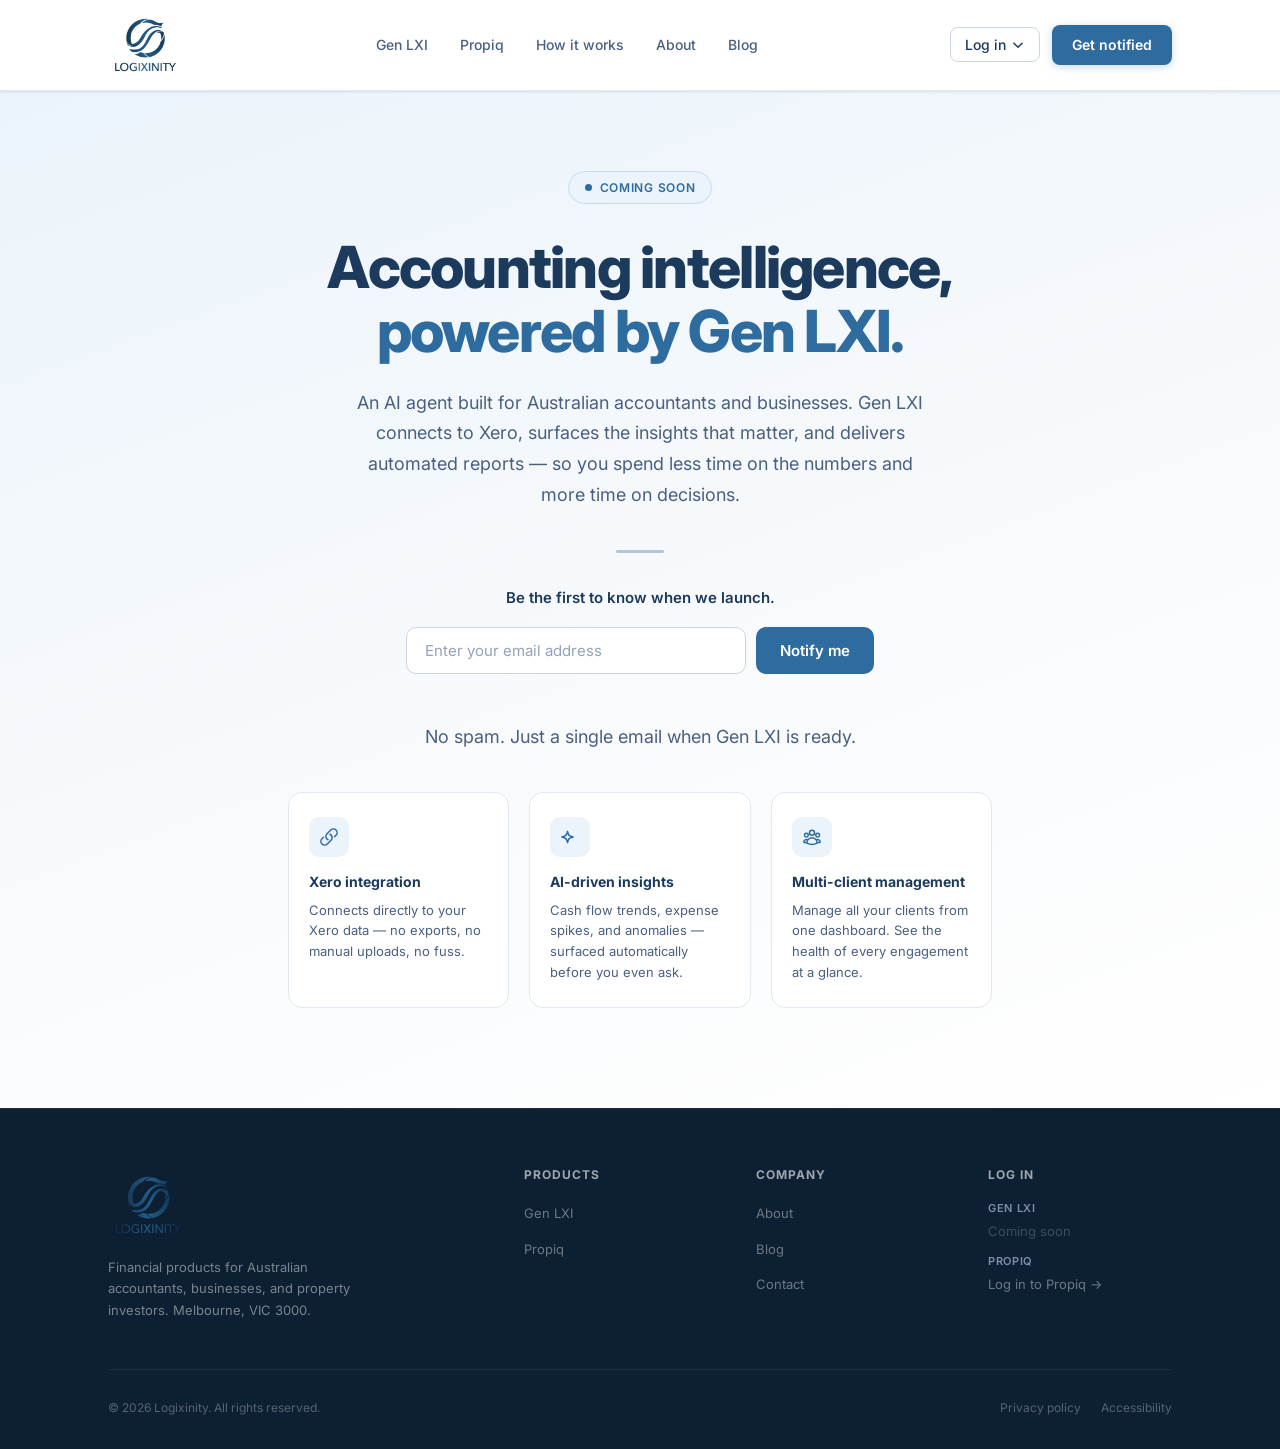
<file: gen-lxi.html>
<!DOCTYPE html>
<html lang="en">
<head>
  <meta charset="UTF-8" />
  <meta name="viewport" content="width=device-width, initial-scale=1.0" />
  <meta name="description" content="Gen LXI by Logixinity — AI-powered accounting intelligence for accountants and businesses. Coming soon." />
  <meta name="robots" content="index, follow" />
  <meta property="og:title" content="Gen LXI — AI-Powered Accounting by Logixinity" />
  <meta property="og:description" content="AI-powered accounting intelligence for accountants and businesses. Coming soon." />
  <meta property="og:type" content="website" />
  <meta property="og:url" content="https://www.logixinity.com/gen-lxi" />
  <title>Gen LXI — Coming Soon | Logixinity</title>
  <link rel="stylesheet" href="css/styles.css" />
  <link rel="preconnect" href="https://fonts.googleapis.com" />
  <link rel="preconnect" href="https://fonts.gstatic.com" crossorigin />
  <link href="https://fonts.googleapis.com/css2?family=Inter:wght@400;500;600;700;800&display=swap" rel="stylesheet" />
  <style>
    /* ── Gen LXI Placeholder Page ── */
    .genlxi-page {
      min-height: 100vh;
      display: flex;
      flex-direction: column;
    }

    .genlxi-hero {
      flex: 1;
      background: linear-gradient(160deg, #EBF4FB 0%, #F8FAFC 55%, #ffffff 100%);
      display: flex;
      align-items: center;
      padding: 80px 0 100px;
    }

    .genlxi-hero .container {
      max-width: 760px;
      text-align: center;
    }

    .genlxi-tag {
      display: inline-flex;
      align-items: center;
      gap: 8px;
      background: #EBF4FB;
      border: 1px solid #BFDBFE;
      border-radius: 100px;
      padding: 6px 16px;
      font-size: 12px;
      font-weight: 600;
      color: #2E6B9E;
      letter-spacing: 0.06em;
      text-transform: uppercase;
      margin-bottom: 32px;
    }
    .genlxi-tag-dot {
      width: 7px;
      height: 7px;
      border-radius: 50%;
      background: #2E6B9E;
      animation: pulse 2s ease-in-out infinite;
    }
    @keyframes pulse {
      0%, 100% { opacity: 1; transform: scale(1); }
      50% { opacity: 0.5; transform: scale(0.85); }
    }

    .genlxi-hero h1 {
      font-size: clamp(38px, 6vw, 58px);
      font-weight: 800;
      color: #1B3A5C;
      letter-spacing: -0.03em;
      line-height: 1.1;
      margin-bottom: 24px;
    }
    .genlxi-hero h1 em {
      font-style: normal;
      color: #2E6B9E;
    }

    .genlxi-hero p {
      font-size: 18px;
      color: #4A6080;
      line-height: 1.7;
      max-width: 580px;
      margin: 0 auto 40px;
    }

    .genlxi-notify {
      display: flex;
      gap: 10px;
      justify-content: center;
      flex-wrap: wrap;
      margin-bottom: 48px;
    }
    .genlxi-notify input {
      flex: 1;
      min-width: 260px;
      max-width: 340px;
      padding: 13px 18px;
      border: 1.5px solid #CBD5E1;
      border-radius: 10px;
      font-size: 15px;
      font-family: 'Inter', sans-serif;
      color: #1B3A5C;
      background: #ffffff;
      outline: none;
      transition: border-color 0.18s;
    }
    .genlxi-notify input:focus {
      border-color: #2E6B9E;
    }
    .genlxi-notify input::placeholder {
      color: #94A3B8;
    }
    .genlxi-notify button {
      padding: 13px 24px;
      background: #2E6B9E;
      color: #ffffff;
      border: none;
      border-radius: 10px;
      font-size: 15px;
      font-weight: 600;
      font-family: 'Inter', sans-serif;
      cursor: pointer;
      transition: background 0.18s;
      white-space: nowrap;
    }
    .genlxi-notify button:hover {
      background: #1B3A5C;
    }

    .genlxi-features {
      display: grid;
      grid-template-columns: repeat(3, 1fr);
      gap: 20px;
      margin-top: 16px;
    }
    @media (max-width: 640px) {
      .genlxi-features { grid-template-columns: 1fr; }
    }

    .genlxi-feature {
      background: #ffffff;
      border: 1px solid #E2E8F0;
      border-radius: 14px;
      padding: 24px 20px;
      text-align: left;
    }
    .genlxi-feature-icon {
      width: 40px;
      height: 40px;
      border-radius: 10px;
      background: #EBF4FB;
      display: flex;
      align-items: center;
      justify-content: center;
      margin-bottom: 14px;
      color: #2E6B9E;
    }
    .genlxi-feature h4 {
      font-size: 14px;
      font-weight: 700;
      color: #1B3A5C;
      margin-bottom: 6px;
    }
    .genlxi-feature p {
      font-size: 13px;
      color: #4A6080;
      line-height: 1.6;
      margin: 0;
    }

    .genlxi-divider {
      width: 48px;
      height: 3px;
      background: #2E6B9E;
      border-radius: 2px;
      margin: 0 auto 32px;
      opacity: 0.35;
    }

    .notify-note {
      font-size: 12.5px;
      color: #94A3B8;
      margin-top: 12px;
    }
  </style>
</head>
<body class="genlxi-page">

  <!-- ============================================================
       NAVIGATION
  ============================================================ -->
  <header class="nav">
    <div class="container nav-inner">
      <a href="index.html" class="nav-logo">
        <img src="assets/logo-nav.png" alt="Logixinity" style="height:74px;width:auto;" />
      </a>

      <nav aria-label="Main navigation">
        <ul class="nav-links">
          <li><a href="gen-lxi.html" class="active">Gen LXI</a></li>
          <li><a href="propiq.html">Propiq</a></li>
          <li><a href="index.html#how">How it works</a></li>
          <li><a href="index.html#about">About</a></li>
          <li><a href="blog.html">Blog</a></li>
        </ul>
      </nav>

      <div class="nav-actions">
        <div class="nav-login-wrap" id="navLoginWrap">
          <button class="login-toggle" id="loginToggle" aria-haspopup="true" aria-expanded="false">
            Log in
            <svg width="14" height="14" fill="none" viewBox="0 0 24 24" stroke="currentColor" stroke-width="2.5" aria-hidden="true">
              <path stroke-linecap="round" stroke-linejoin="round" d="M19 9l-7 7-7-7" />
            </svg>
          </button>
          <div class="login-dropdown" id="loginDropdown" role="menu">
            <span class="login-option disabled-option" role="menuitem" aria-disabled="true">
              <div class="login-option-left">
                <div class="login-option-name">Gen LXI</div>
                <div class="login-option-note coming">Coming soon</div>
              </div>
            </span>
            <a href="https://ramananraj.github.io/Wealth-Management-app/property-tracker.html" class="login-option" role="menuitem">
              <div class="login-option-left">
                <div class="login-option-name">Propiq</div>
                <div class="login-option-note">Property tracker</div>
              </div>
              <span class="login-option-arrow">→</span>
            </a>
          </div>
        </div>
        <a href="#notify" class="btn-primary">Get notified</a>
      </div>
    </div>
  </header>

  <!-- ============================================================
       HERO — COMING SOON
  ============================================================ -->
  <section class="genlxi-hero" id="notify">
    <div class="container">

      <div class="genlxi-tag">
        <span class="genlxi-tag-dot"></span>
        Coming soon
      </div>

      <h1>
        Accounting intelligence,<br />
        <em>powered by Gen LXI.</em>
      </h1>

      <p>
        An AI agent built for Australian accountants and businesses.
        Gen LXI connects to Xero, surfaces the insights that matter,
        and delivers automated reports — so you spend less time on the numbers
        and more time on decisions.
      </p>

      <div class="genlxi-divider"></div>

      <p style="font-size:15px;font-weight:600;color:#1B3A5C;margin-bottom:16px;">
        Be the first to know when we launch.
      </p>

      <div class="genlxi-notify">
        <input type="email" placeholder="Enter your email address" />
        <button type="button">Notify me</button>
      </div>
      <p class="notify-note">No spam. Just a single email when Gen LXI is ready.</p>

      <div class="genlxi-features">

        <div class="genlxi-feature">
          <div class="genlxi-feature-icon">
            <svg width="20" height="20" fill="none" viewBox="0 0 24 24" stroke="currentColor" stroke-width="1.8">
              <path stroke-linecap="round" stroke-linejoin="round" d="M13.19 8.688a4.5 4.5 0 011.242 7.244l-4.5 4.5a4.5 4.5 0 01-6.364-6.364l1.757-1.757m13.35-.622l1.757-1.757a4.5 4.5 0 00-6.364-6.364l-4.5 4.5a4.5 4.5 0 001.242 7.244" />
            </svg>
          </div>
          <h4>Xero integration</h4>
          <p>Connects directly to your Xero data — no exports, no manual uploads, no fuss.</p>
        </div>

        <div class="genlxi-feature">
          <div class="genlxi-feature-icon">
            <svg width="20" height="20" fill="none" viewBox="0 0 24 24" stroke="currentColor" stroke-width="1.8">
              <path stroke-linecap="round" stroke-linejoin="round" d="M9.813 15.904L9 18.75l-.813-2.846a4.5 4.5 0 00-3.09-3.09L2.25 12l2.846-.813a4.5 4.5 0 003.09-3.09L9 5.25l.813 2.846a4.5 4.5 0 003.09 3.09L15.75 12l-2.846.813a4.5 4.5 0 00-3.09 3.09z" />
            </svg>
          </div>
          <h4>AI-driven insights</h4>
          <p>Cash flow trends, expense spikes, and anomalies — surfaced automatically before you even ask.</p>
        </div>

        <div class="genlxi-feature">
          <div class="genlxi-feature-icon">
            <svg width="20" height="20" fill="none" viewBox="0 0 24 24" stroke="currentColor" stroke-width="1.8">
              <path stroke-linecap="round" stroke-linejoin="round" d="M18 18.72a9.094 9.094 0 003.741-.479 3 3 0 00-4.682-2.72m.94 3.198l.001.031c0 .225-.012.447-.037.666A11.944 11.944 0 0112 21c-2.17 0-4.207-.576-5.963-1.584A6.062 6.062 0 016 18.719m12 0a5.971 5.971 0 00-.941-3.197m0 0A5.995 5.995 0 0012 12.75a5.995 5.995 0 00-5.058 2.772m0 0a3 3 0 00-4.681 2.72 8.986 8.986 0 003.74.477m.94-3.197a5.971 5.971 0 00-.94 3.197M15 6.75a3 3 0 11-6 0 3 3 0 016 0zm6 3a2.25 2.25 0 11-4.5 0 2.25 2.25 0 014.5 0zm-13.5 0a2.25 2.25 0 11-4.5 0 2.25 2.25 0 014.5 0z" />
            </svg>
          </div>
          <h4>Multi-client management</h4>
          <p>Manage all your clients from one dashboard. See the health of every engagement at a glance.</p>
        </div>

      </div>

    </div>
  </section>

  <!-- ============================================================
       FOOTER
  ============================================================ -->
  <footer class="footer" id="about">
    <div class="container">
      <div class="footer-top">

        <div class="footer-brand">
          <img src="assets/logo.png" alt="Logixinity" width="81" height="80" style="margin-bottom: 4px;" />
          <p>
            Financial products for Australian accountants, businesses,
            and property investors. Melbourne, VIC 3000.
          </p>
        </div>

        <div class="footer-col">
          <h4>Products</h4>
          <ul>
            <li><a href="gen-lxi.html">Gen LXI</a></li>
            <li><a href="propiq.html">Propiq</a></li>
          </ul>
        </div>

        <div class="footer-col">
          <h4>Company</h4>
          <ul>
            <li><a href="index.html#about">About</a></li>
            <li><a href="blog.html">Blog</a></li>
            <li><a href="mailto:support@logixinity.com">Contact</a></li>
          </ul>
        </div>

        <div class="footer-col">
          <h4>Log in</h4>
          <ul>
            <li>
              <div class="footer-account-product">Gen LXI</div>
              <a href="#" style="opacity:0.5;pointer-events:none;">Coming soon</a>
            </li>
            <li>
              <div class="footer-account-product">Propiq</div>
              <a href="https://ramananraj.github.io/Wealth-Management-app/property-tracker.html">Log in to Propiq →</a>
            </li>
          </ul>
        </div>

      </div>

      <div class="footer-bottom">
        <p>© 2026 Logixinity. All rights reserved.</p>
        <div class="footer-legal">
          <a href="/privacy-policy">Privacy policy</a>
          <a href="/accessibility-statement">Accessibility</a>
        </div>
      </div>
    </div>
  </footer>

  <script src="js/main.js"></script>
</body>
</html>
</file>
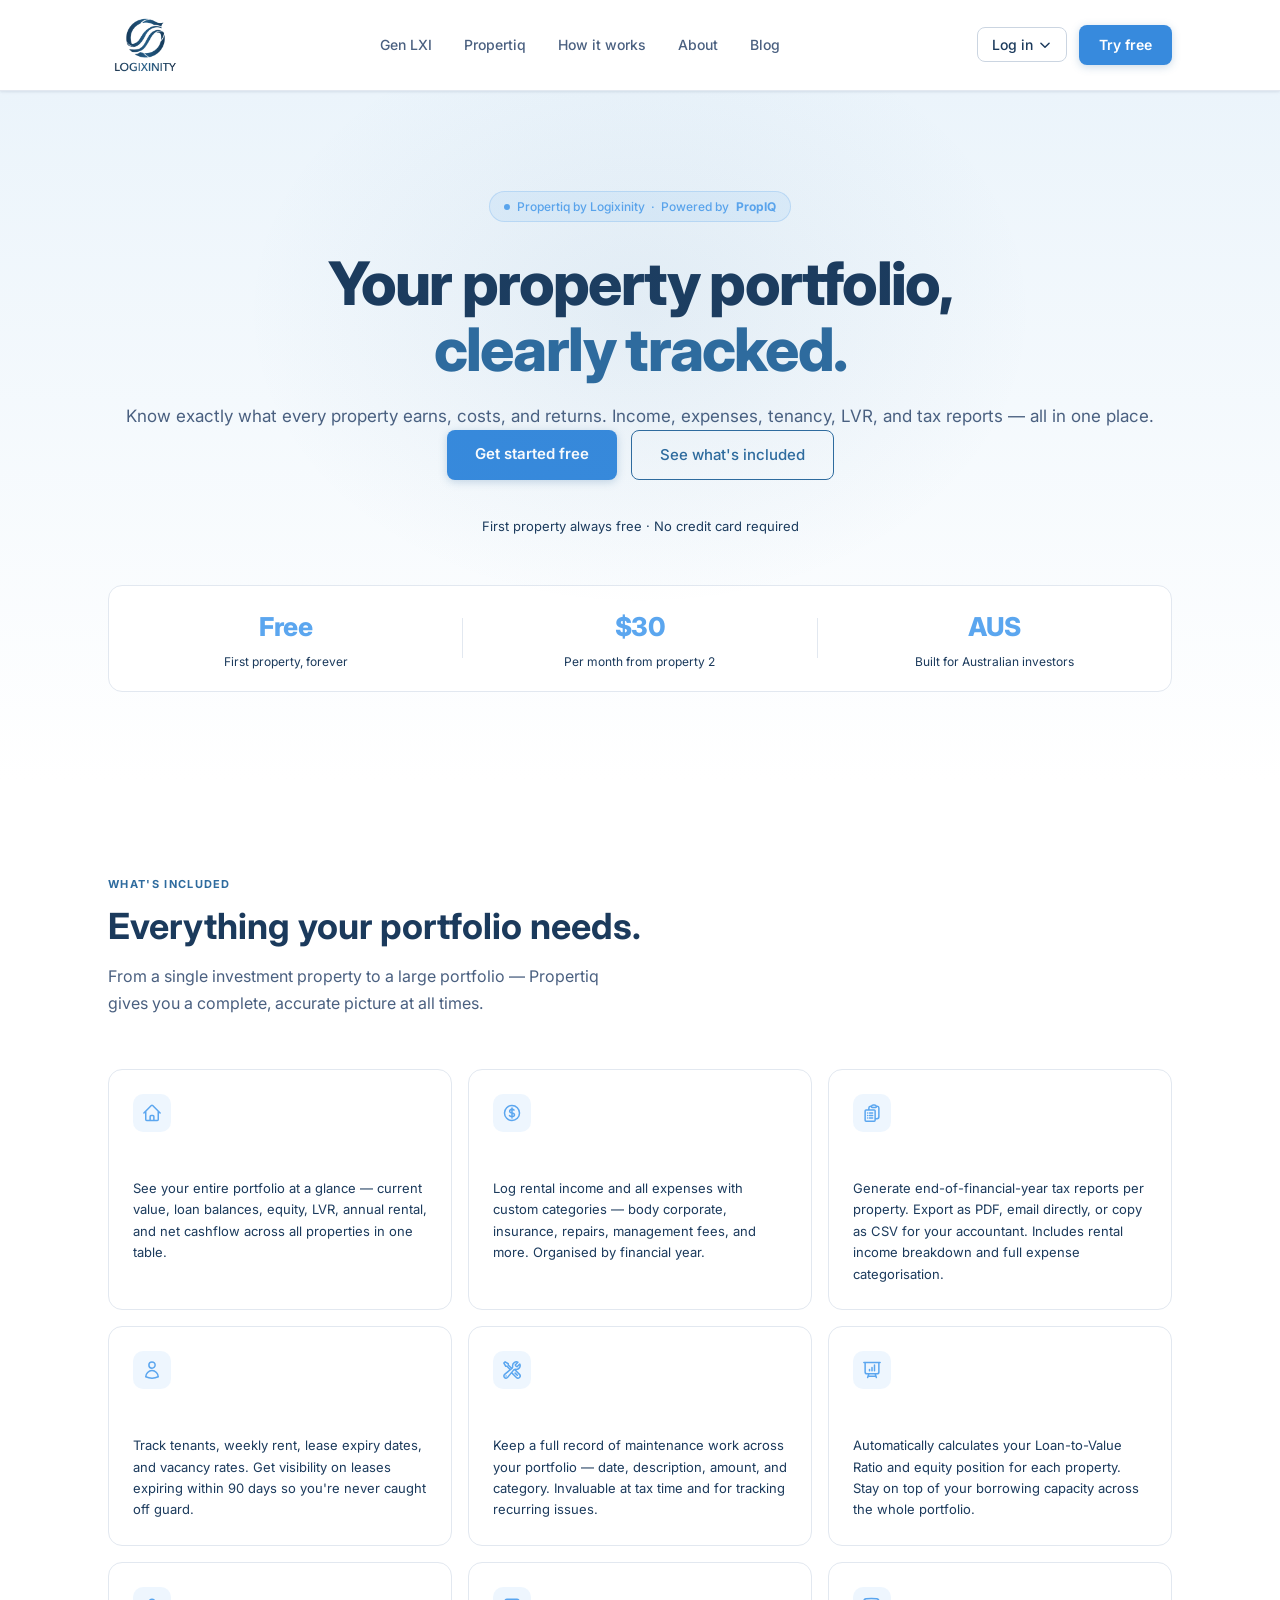
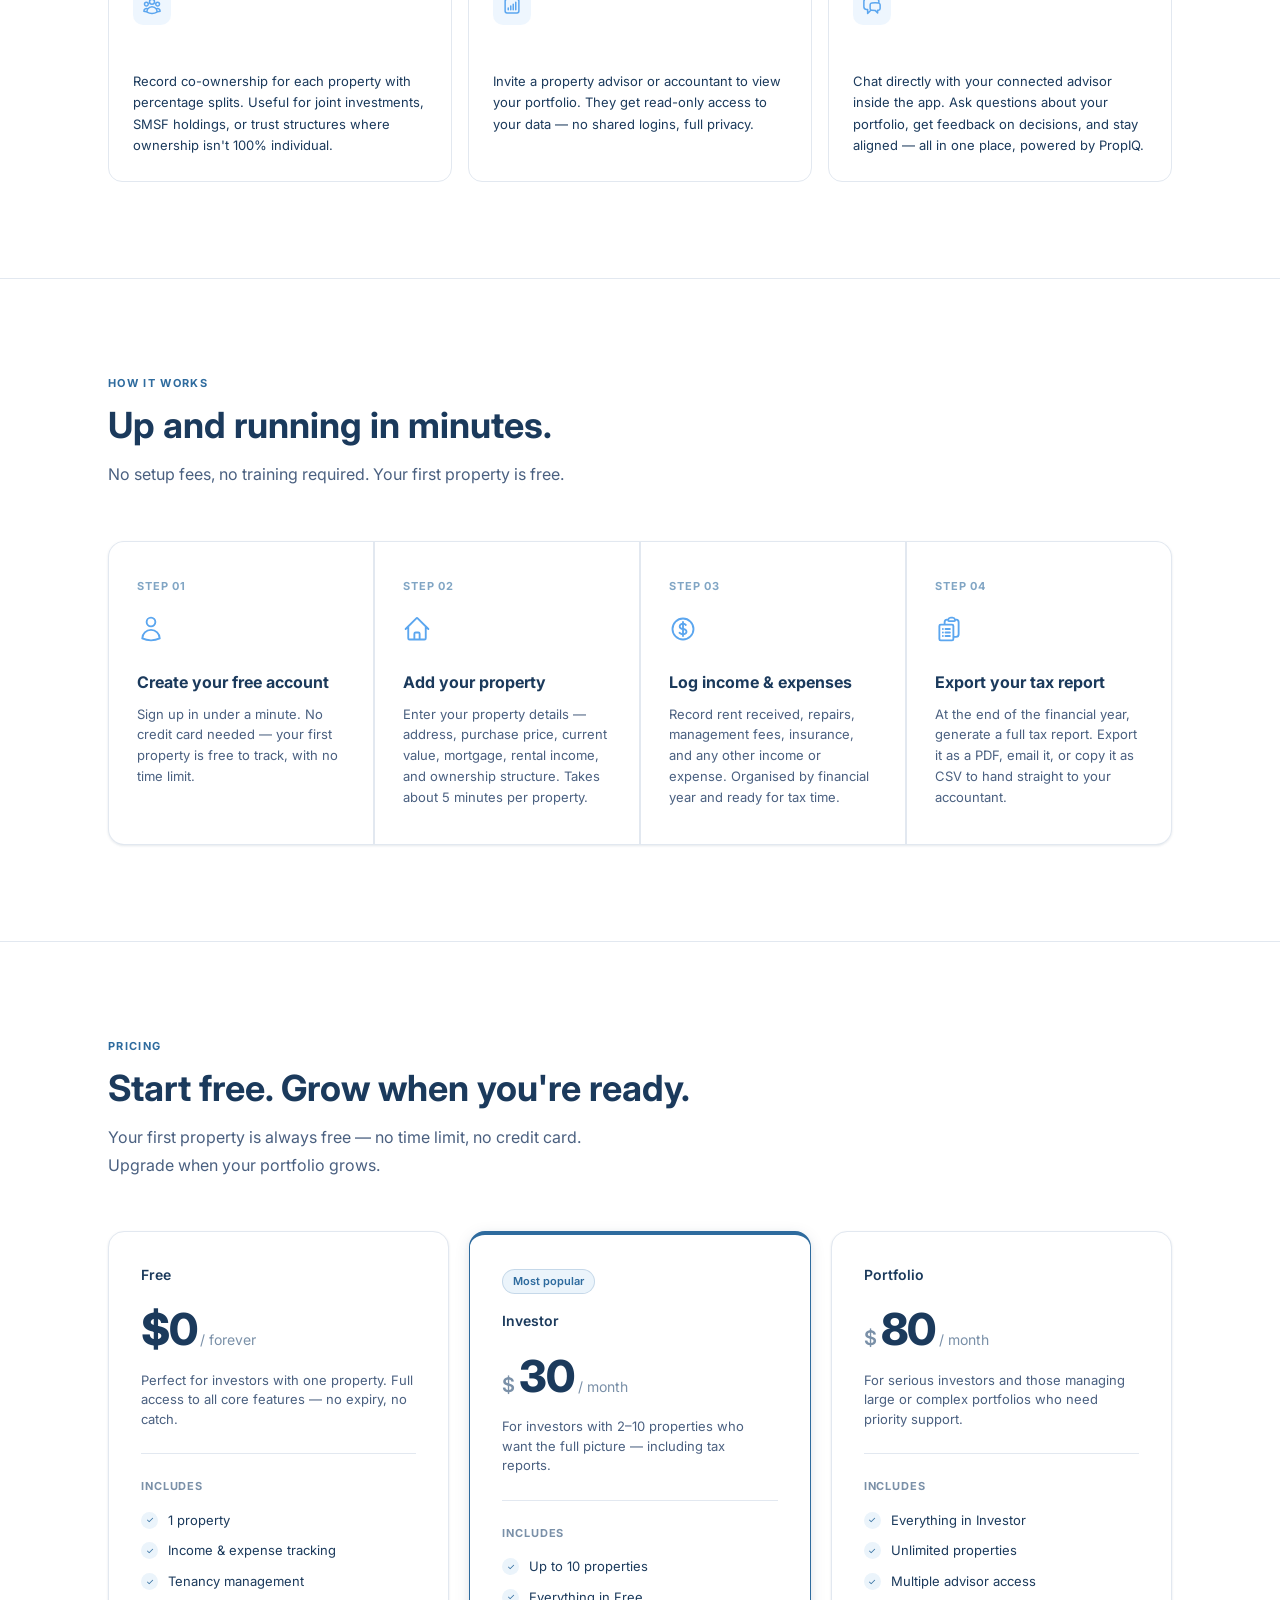
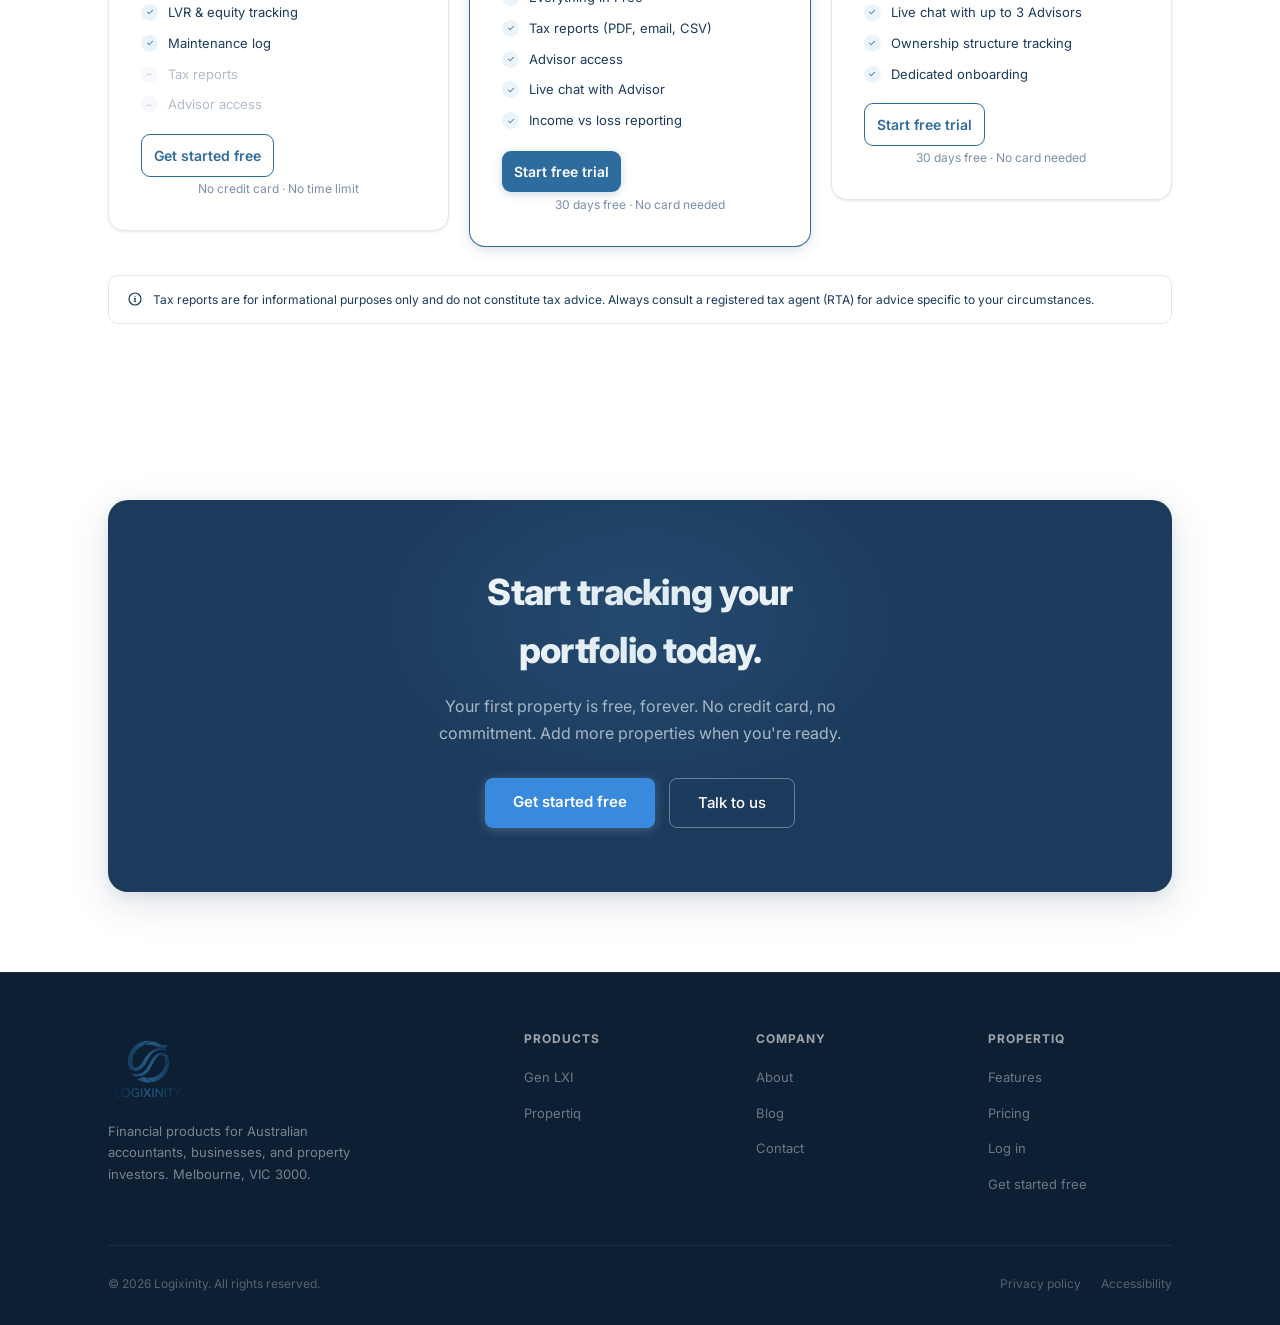
<file: propertiq.html>
<!DOCTYPE html>
<html lang="en">
<head>
  <meta charset="UTF-8" />
  <meta name="viewport" content="width=device-width, initial-scale=1.0" />
  <meta name="description" content="Propertiq — smart property portfolio tracking for Australian investors. Track income, expenses, tenancy, LVR, and tax reports across your entire portfolio." />
  <meta name="robots" content="index, follow" />
  <meta property="og:title" content="Propertiq — Property Portfolio Tracking by Logixinity" />
  <meta property="og:description" content="Know exactly what every property earns, costs, and returns. First property always free." />
  <meta property="og:type" content="website" />
  <meta property="og:url" content="https://www.logixinity.com/propertiq" />
  <title>Propertiq — Property Portfolio Tracking | Logixinity</title>
  <link rel="stylesheet" href="css/styles.css" />
  <link rel="stylesheet" href="css/propertiq.css" />
  <link rel="preconnect" href="https://fonts.googleapis.com" />
  <link rel="preconnect" href="https://fonts.gstatic.com" crossorigin />
  <link href="https://fonts.googleapis.com/css2?family=Inter:wght@400;500;600;700;800&display=swap" rel="stylesheet" />
</head>
<body>

  <!-- ============================================================
       NAVIGATION
  ============================================================ -->
  <header class="nav">
    <div class="container nav-inner">
      <a href="/" class="nav-logo">
        <img src="assets/logo-nav.png" alt="Logixinity" style="height:74px;width:auto;" />
      </a>

      <nav aria-label="Main navigation">
        <ul class="nav-links">
          <li><a href="/accountant-ai.html">Gen LXI</a></li>
          <li><a href="/propertiq.html" class="active">Propertiq</a></li>
          <li><a href="#how">How it works</a></li>
          <li><a href="#about">About</a></li>
          <li><a href="/blog">Blog</a></li>
        </ul>
      </nav>

      <div class="nav-actions">
        <div class="nav-login-wrap" id="navLoginWrap">
          <button class="login-toggle" id="loginToggle" aria-haspopup="true" aria-expanded="false">
            Log in
            <svg width="14" height="14" fill="none" viewBox="0 0 24 24" stroke="currentColor" stroke-width="2.5" aria-hidden="true">
              <path stroke-linecap="round" stroke-linejoin="round" d="M19 9l-7 7-7-7" />
            </svg>
          </button>
          <div class="login-dropdown" id="loginDropdown" role="menu">
            <span class="login-option disabled-option" role="menuitem" aria-disabled="true">
              <div class="login-option-left">
                <div class="login-option-name">Gen LXI</div>
                <div class="login-option-note coming">Coming soon</div>
              </div>
            </span>
            <a href="https://ramananraj.github.io/Wealth-Management-app/property-tracker.html" class="login-option" role="menuitem">
              <div class="login-option-left">
                <div class="login-option-name">Propertiq</div>
                <div class="login-option-note">Property tracker</div>
              </div>
              <span class="login-option-arrow">→</span>
            </a>
          </div>
        </div>
        <a href="https://ramananraj.github.io/Wealth-Management-app/property-tracker.html" class="btn-primary pq-btn">Try free</a>
      </div>
    </div>
  </header>

  <!-- ============================================================
       HERO
  ============================================================ -->
  <section class="hero pq-hero">
    <div class="container">
      <div class="pq-product-tag">
        <span class="pq-tag-dot"></span>
        Propertiq by Logixinity &nbsp;·&nbsp; Powered by <strong>PropIQ</strong>
      </div>

      <h1>
        Your property portfolio,<br />
        <em class="pq-em">clearly tracked.</em>
      </h1>

      <p class="hero-sub">
        Know exactly what every property earns, costs, and returns.
        Income, expenses, tenancy, LVR, and tax reports — all in one place.
      </p>

      <div class="hero-btns">
        <a href="https://ramananraj.github.io/Wealth-Management-app/property-tracker.html" class="btn-primary pq-btn-lg">Get started free</a>
        <a href="#features" class="btn-outline">See what's included</a>
      </div>

      <p class="pq-hero-note">First property always free · No credit card required</p>

      <div class="pq-hero-stats">
        <div class="pq-hero-stat">
          <span class="pq-stat-num">Free</span>
          <span class="pq-stat-lbl">First property, forever</span>
        </div>
        <div class="pq-hero-stat-divider"></div>
        <div class="pq-hero-stat">
          <span class="pq-stat-num">$30</span>
          <span class="pq-stat-lbl">Per month from property 2</span>
        </div>
        <div class="pq-hero-stat-divider"></div>
        <div class="pq-hero-stat">
          <span class="pq-stat-num">AUS</span>
          <span class="pq-stat-lbl">Built for Australian investors</span>
        </div>
      </div>
    </div>
  </section>

  <!-- ============================================================
       FEATURES
  ============================================================ -->
  <section class="section" id="features">
    <div class="container">
      <div class="section-label">What's included</div>
      <h2 class="section-title">Everything your portfolio needs.</h2>
      <p class="section-sub">
        From a single investment property to a large portfolio — Propertiq gives you
        a complete, accurate picture at all times.
      </p>

      <div class="pq-features-grid">

        <div class="pq-feature-card">
          <div class="pq-feature-icon">
            <svg width="20" height="20" fill="none" viewBox="0 0 24 24" stroke="currentColor" stroke-width="1.8" aria-hidden="true">
              <path stroke-linecap="round" stroke-linejoin="round" d="M2.25 12l8.954-8.955a1.126 1.126 0 011.591 0L21.75 12M4.5 9.75v10.125c0 .621.504 1.125 1.125 1.125H9.75v-4.875c0-.621.504-1.125 1.125-1.125h2.25c.621 0 1.125.504 1.125 1.125V21h4.125c.621 0 1.125-.504 1.125-1.125V9.75M8.25 21h8.25" />
            </svg>
          </div>
          <h3>Portfolio dashboard</h3>
          <p>See your entire portfolio at a glance — current value, loan balances, equity, LVR, annual rental, and net cashflow across all properties in one table.</p>
        </div>

        <div class="pq-feature-card">
          <div class="pq-feature-icon">
            <svg width="20" height="20" fill="none" viewBox="0 0 24 24" stroke="currentColor" stroke-width="1.8" aria-hidden="true">
              <path stroke-linecap="round" stroke-linejoin="round" d="M12 6v12m-3-2.818l.879.659c1.171.879 3.07.879 4.242 0 1.172-.879 1.172-2.303 0-3.182C13.536 12.219 12.768 12 12 12c-.725 0-1.45-.22-2.003-.659-1.106-.879-1.106-2.303 0-3.182s2.9-.879 4.006 0l.415.33M21 12a9 9 0 11-18 0 9 9 0 0118 0z" />
            </svg>
          </div>
          <h3>Income &amp; expense tracking</h3>
          <p>Log rental income and all expenses with custom categories — body corporate, insurance, repairs, management fees, and more. Organised by financial year.</p>
        </div>

        <div class="pq-feature-card">
          <div class="pq-feature-icon">
            <svg width="20" height="20" fill="none" viewBox="0 0 24 24" stroke="currentColor" stroke-width="1.8" aria-hidden="true">
              <path stroke-linecap="round" stroke-linejoin="round" d="M9 12h3.75M9 15h3.75M9 18h3.75m3 .75H18a2.25 2.25 0 002.25-2.25V6.108c0-1.135-.845-2.098-1.976-2.192a48.424 48.424 0 00-1.123-.08m-5.801 0c-.065.21-.1.433-.1.664 0 .414.336.75.75.75h4.5a.75.75 0 00.75-.75 2.25 2.25 0 00-.1-.664m-5.8 0A2.251 2.251 0 0113.5 2.25H15c1.012 0 1.867.668 2.15 1.586m-5.8 0c-.376.023-.75.05-1.124.08C9.095 4.01 8.25 4.973 8.25 6.108V8.25m0 0H4.875c-.621 0-1.125.504-1.125 1.125v11.25c0 .621.504 1.125 1.125 1.125h9.75c.621 0 1.125-.504 1.125-1.125V9.375c0-.621-.504-1.125-1.125-1.125H8.25zM6.75 12h.008v.008H6.75V12zm0 3h.008v.008H6.75V15zm0 3h.008v.008H6.75V18z" />
            </svg>
          </div>
          <h3>Tax reports</h3>
          <p>Generate end-of-financial-year tax reports per property. Export as PDF, email directly, or copy as CSV for your accountant. Includes rental income breakdown and full expense categorisation.</p>
        </div>

        <div class="pq-feature-card">
          <div class="pq-feature-icon">
            <svg width="20" height="20" fill="none" viewBox="0 0 24 24" stroke="currentColor" stroke-width="1.8" aria-hidden="true">
              <path stroke-linecap="round" stroke-linejoin="round" d="M15.75 6a3.75 3.75 0 11-7.5 0 3.75 3.75 0 017.5 0zM4.501 20.118a7.5 7.5 0 0114.998 0A17.933 17.933 0 0112 21.75c-2.676 0-5.216-.584-7.499-1.632z" />
            </svg>
          </div>
          <h3>Tenancy management</h3>
          <p>Track tenants, weekly rent, lease expiry dates, and vacancy rates. Get visibility on leases expiring within 90 days so you're never caught off guard.</p>
        </div>

        <div class="pq-feature-card">
          <div class="pq-feature-icon">
            <svg width="20" height="20" fill="none" viewBox="0 0 24 24" stroke="currentColor" stroke-width="1.8" aria-hidden="true">
              <path stroke-linecap="round" stroke-linejoin="round" d="M11.42 15.17L17.25 21A2.652 2.652 0 0021 17.25l-5.877-5.877M11.42 15.17l2.496-3.03c.317-.384.74-.626 1.208-.766M11.42 15.17l-4.655 5.653a2.548 2.548 0 11-3.586-3.586l6.837-5.63m5.108-.233c.55-.164 1.163-.188 1.743-.14a4.5 4.5 0 004.486-6.336l-3.276 3.277a3.004 3.004 0 01-2.25-2.25l3.276-3.276a4.5 4.5 0 00-6.336 4.486c.091 1.076-.071 2.264-.904 2.95l-.102.085m-1.745 1.437L5.909 7.5H4.5L2.25 3.75l1.5-1.5L7.5 4.5v1.409l4.26 4.26m-1.745 1.437l1.745-1.437m6.615 8.206L15.75 15.75M4.867 19.125h.008v.008h-.008v-.008z" />
            </svg>
          </div>
          <h3>Maintenance log</h3>
          <p>Keep a full record of maintenance work across your portfolio — date, description, amount, and category. Invaluable at tax time and for tracking recurring issues.</p>
        </div>

        <div class="pq-feature-card">
          <div class="pq-feature-icon">
            <svg width="20" height="20" fill="none" viewBox="0 0 24 24" stroke="currentColor" stroke-width="1.8" aria-hidden="true">
              <path stroke-linecap="round" stroke-linejoin="round" d="M3.75 3v11.25A2.25 2.25 0 006 16.5h2.25M3.75 3h-1.5m1.5 0h16.5m0 0h1.5m-1.5 0v11.25A2.25 2.25 0 0118 16.5h-2.25m-7.5 0h7.5m-7.5 0l-1 3m8.5-3l1 3m0 0l.5 1.5m-.5-1.5h-9.5m0 0l-.5 1.5M9 11.25v1.5M12 9v3.75m3-6.75v6.75" />
            </svg>
          </div>
          <h3>LVR &amp; equity tracking</h3>
          <p>Automatically calculates your Loan-to-Value Ratio and equity position for each property. Stay on top of your borrowing capacity across the whole portfolio.</p>
        </div>

        <div class="pq-feature-card">
          <div class="pq-feature-icon">
            <svg width="20" height="20" fill="none" viewBox="0 0 24 24" stroke="currentColor" stroke-width="1.8" aria-hidden="true">
              <path stroke-linecap="round" stroke-linejoin="round" d="M18 18.72a9.094 9.094 0 003.741-.479 3 3 0 00-4.682-2.72m.94 3.198l.001.031c0 .225-.012.447-.037.666A11.944 11.944 0 0112 21c-2.17 0-4.207-.576-5.963-1.584A6.062 6.062 0 016 18.719m12 0a5.971 5.971 0 00-.941-3.197m0 0A5.995 5.995 0 0012 12.75a5.995 5.995 0 00-5.058 2.772m0 0a3 3 0 00-4.681 2.72 8.986 8.986 0 003.74.477m.94-3.197a5.971 5.971 0 00-.94 3.197M15 6.75a3 3 0 11-6 0 3 3 0 016 0zm6 3a2.25 2.25 0 11-4.5 0 2.25 2.25 0 014.5 0zm-13.5 0a2.25 2.25 0 11-4.5 0 2.25 2.25 0 014.5 0z" />
            </svg>
          </div>
          <h3>Ownership structure</h3>
          <p>Record co-ownership for each property with percentage splits. Useful for joint investments, SMSF holdings, or trust structures where ownership isn't 100% individual.</p>
        </div>

        <div class="pq-feature-card">
          <div class="pq-feature-icon">
            <svg width="20" height="20" fill="none" viewBox="0 0 24 24" stroke="currentColor" stroke-width="1.8" aria-hidden="true">
              <path stroke-linecap="round" stroke-linejoin="round" d="M7.5 14.25v2.25m3-4.5v4.5m3-6.75v6.75m3-9v9M6 20.25h12A2.25 2.25 0 0020.25 18V6A2.25 2.25 0 0018 3.75H6A2.25 2.25 0 003.75 6v12A2.25 2.25 0 006 20.25z" />
            </svg>
          </div>
          <h3>Advisor access</h3>
          <p>Invite a property advisor or accountant to view your portfolio. They get read-only access to your data — no shared logins, full privacy.</p>
        </div>

        <div class="pq-feature-card">
          <div class="pq-feature-icon">
            <svg width="20" height="20" fill="none" viewBox="0 0 24 24" stroke="currentColor" stroke-width="1.8" aria-hidden="true">
              <path stroke-linecap="round" stroke-linejoin="round" d="M20.25 8.511c.884.284 1.5 1.128 1.5 2.097v4.286c0 1.136-.847 2.1-1.98 2.193-.34.027-.68.052-1.02.072v3.091l-3-3c-1.354 0-2.694-.055-4.02-.163a2.115 2.115 0 01-.825-.242m9.345-8.334a2.126 2.126 0 00-.476-.095 48.64 48.64 0 00-8.048 0c-1.131.094-1.976 1.057-1.976 2.192v4.286c0 .837.46 1.58 1.155 1.951m9.345-8.334V6.637c0-1.621-1.152-3.026-2.76-3.235A48.455 48.455 0 0011.25 3c-2.115 0-4.198.137-6.24.402-1.608.209-2.76 1.614-2.76 3.235v6.226c0 1.621 1.152 3.026 2.76 3.235.577.075 1.157.14 1.74.194V21l4.155-4.155" />
            </svg>
          </div>
          <h3>Live chat with Advisor</h3>
          <p>Chat directly with your connected advisor inside the app. Ask questions about your portfolio, get feedback on decisions, and stay aligned — all in one place, powered by PropIQ.</p>
        </div>

      </div>
    </div>
  </section>

  <div class="divider"></div>

  <!-- ============================================================
       HOW IT WORKS
  ============================================================ -->
  <section class="section" id="how">
    <div class="container">
      <div class="section-label">How it works</div>
      <h2 class="section-title">Up and running in minutes.</h2>
      <p class="section-sub">No setup fees, no training required. Your first property is free.</p>

      <div class="how-grid">
        <div class="how-step">
          <div class="how-num">STEP 01</div>
          <div class="how-step-icon pq-step-icon">
            <svg width="28" height="28" fill="none" viewBox="0 0 24 24" stroke="currentColor" stroke-width="1.6" aria-hidden="true">
              <path stroke-linecap="round" stroke-linejoin="round" d="M15.75 6a3.75 3.75 0 11-7.5 0 3.75 3.75 0 017.5 0zM4.501 20.118a7.5 7.5 0 0114.998 0A17.933 17.933 0 0112 21.75c-2.676 0-5.216-.584-7.499-1.632z" />
            </svg>
          </div>
          <h4>Create your free account</h4>
          <p>Sign up in under a minute. No credit card needed — your first property is free to track, with no time limit.</p>
        </div>

        <div class="how-step">
          <div class="how-num">STEP 02</div>
          <div class="how-step-icon pq-step-icon">
            <svg width="28" height="28" fill="none" viewBox="0 0 24 24" stroke="currentColor" stroke-width="1.6" aria-hidden="true">
              <path stroke-linecap="round" stroke-linejoin="round" d="M2.25 12l8.954-8.955a1.126 1.126 0 011.591 0L21.75 12M4.5 9.75v10.125c0 .621.504 1.125 1.125 1.125H9.75v-4.875c0-.621.504-1.125 1.125-1.125h2.25c.621 0 1.125.504 1.125 1.125V21h4.125c.621 0 1.125-.504 1.125-1.125V9.75M8.25 21h8.25" />
            </svg>
          </div>
          <h4>Add your property</h4>
          <p>Enter your property details — address, purchase price, current value, mortgage, rental income, and ownership structure. Takes about 5 minutes per property.</p>
        </div>

        <div class="how-step">
          <div class="how-num">STEP 03</div>
          <div class="how-step-icon pq-step-icon">
            <svg width="28" height="28" fill="none" viewBox="0 0 24 24" stroke="currentColor" stroke-width="1.6" aria-hidden="true">
              <path stroke-linecap="round" stroke-linejoin="round" d="M12 6v12m-3-2.818l.879.659c1.171.879 3.07.879 4.242 0 1.172-.879 1.172-2.303 0-3.182C13.536 12.219 12.768 12 12 12c-.725 0-1.45-.22-2.003-.659-1.106-.879-1.106-2.303 0-3.182s2.9-.879 4.006 0l.415.33M21 12a9 9 0 11-18 0 9 9 0 0118 0z" />
            </svg>
          </div>
          <h4>Log income &amp; expenses</h4>
          <p>Record rent received, repairs, management fees, insurance, and any other income or expense. Organised by financial year and ready for tax time.</p>
        </div>

        <div class="how-step">
          <div class="how-num">STEP 04</div>
          <div class="how-step-icon pq-step-icon">
            <svg width="28" height="28" fill="none" viewBox="0 0 24 24" stroke="currentColor" stroke-width="1.6" aria-hidden="true">
              <path stroke-linecap="round" stroke-linejoin="round" d="M9 12h3.75M9 15h3.75M9 18h3.75m3 .75H18a2.25 2.25 0 002.25-2.25V6.108c0-1.135-.845-2.098-1.976-2.192a48.424 48.424 0 00-1.123-.08m-5.801 0c-.065.21-.1.433-.1.664 0 .414.336.75.75.75h4.5a.75.75 0 00.75-.75 2.25 2.25 0 00-.1-.664m-5.8 0A2.251 2.251 0 0113.5 2.25H15c1.012 0 1.867.668 2.15 1.586m-5.8 0c-.376.023-.75.05-1.124.08C9.095 4.01 8.25 4.973 8.25 6.108V8.25m0 0H4.875c-.621 0-1.125.504-1.125 1.125v11.25c0 .621.504 1.125 1.125 1.125h9.75c.621 0 1.125-.504 1.125-1.125V9.375c0-.621-.504-1.125-1.125-1.125H8.25zM6.75 12h.008v.008H6.75V12zm0 3h.008v.008H6.75V15zm0 3h.008v.008H6.75V18z" />
            </svg>
          </div>
          <h4>Export your tax report</h4>
          <p>At the end of the financial year, generate a full tax report. Export it as a PDF, email it, or copy it as CSV to hand straight to your accountant.</p>
        </div>
      </div>
    </div>
  </section>

  <div class="divider"></div>

  <!-- ============================================================
       PRICING
  ============================================================ -->
  <section class="section" id="pricing">
    <div class="container">
      <div class="section-label">Pricing</div>
      <h2 class="section-title">Start free. Grow when you're ready.</h2>
      <p class="section-sub">
        Your first property is always free — no time limit, no credit card.
        Upgrade when your portfolio grows.
      </p>

      <div class="pricing-grid">

        <!-- Free -->
        <div class="price-card">
          <div class="price-tier">Free</div>
          <div class="price-amount">
            <span class="num" style="font-size: 44px;">$0</span>
            <span class="period">/ forever</span>
          </div>
          <div class="price-desc">
            Perfect for investors with one property. Full access to all core features — no expiry, no catch.
          </div>
          <div class="price-includes">Includes</div>
          <ul class="price-features">
            <li><span class="check-icon on">✓</span> 1 property</li>
            <li><span class="check-icon on">✓</span> Income &amp; expense tracking</li>
            <li><span class="check-icon on">✓</span> Tenancy management</li>
            <li><span class="check-icon on">✓</span> LVR &amp; equity tracking</li>
            <li><span class="check-icon on">✓</span> Maintenance log</li>
            <li class="dim"><span class="check-icon off">–</span> Tax reports</li>
            <li class="dim"><span class="check-icon off">–</span> Advisor access</li>
          </ul>
          <a href="https://ramananraj.github.io/Wealth-Management-app/property-tracker.html" class="price-cta outline">Get started free</a>
          <p class="price-trial">No credit card · No time limit</p>
        </div>

        <!-- Investor (popular) -->
        <div class="price-card popular">
          <div class="popular-badge">Most popular</div>
          <div class="price-tier">Investor</div>
          <div class="price-amount">
            <span class="dollar">$</span>
            <span class="num">30</span>
            <span class="period">/ month</span>
          </div>
          <div class="price-desc">
            For investors with 2–10 properties who want the full picture — including tax reports.
          </div>
          <div class="price-includes">Includes</div>
          <ul class="price-features">
            <li><span class="check-icon on">✓</span> Up to 10 properties</li>
            <li><span class="check-icon on">✓</span> Everything in Free</li>
            <li><span class="check-icon on">✓</span> Tax reports (PDF, email, CSV)</li>
            <li><span class="check-icon on">✓</span> Advisor access</li>
            <li><span class="check-icon on">✓</span> Live chat with Advisor</li>
            <li><span class="check-icon on">✓</span> Income vs loss reporting</li>
          </ul>
          <a href="https://ramananraj.github.io/Wealth-Management-app/property-tracker.html" class="price-cta solid">Start free trial</a>
          <p class="price-trial">30 days free · No card needed</p>
        </div>

        <!-- Portfolio -->
        <div class="price-card">
          <div class="price-tier">Portfolio</div>
          <div class="price-amount">
            <span class="dollar">$</span>
            <span class="num">80</span>
            <span class="period">/ month</span>
          </div>
          <div class="price-desc">
            For serious investors and those managing large or complex portfolios who need priority support.
          </div>
          <div class="price-includes">Includes</div>
          <ul class="price-features">
            <li><span class="check-icon on">✓</span> Everything in Investor</li>
            <li><span class="check-icon on">✓</span> Unlimited properties</li>
            <li><span class="check-icon on">✓</span> Multiple advisor access</li>
            <li><span class="check-icon on">✓</span> Live chat with up to 3 Advisors</li>
            <li><span class="check-icon on">✓</span> Ownership structure tracking</li>
            <li><span class="check-icon on">✓</span> Dedicated onboarding</li>
          </ul>
          <a href="https://ramananraj.github.io/Wealth-Management-app/property-tracker.html" class="price-cta outline">Start free trial</a>
          <p class="price-trial">30 days free · No card needed</p>
        </div>

      </div>

      <div class="pq-tax-note">
        <svg width="16" height="16" fill="none" viewBox="0 0 24 24" stroke="currentColor" stroke-width="1.8" aria-hidden="true">
          <path stroke-linecap="round" stroke-linejoin="round" d="M11.25 11.25l.041-.02a.75.75 0 011.063.852l-.708 2.836a.75.75 0 001.063.853l.041-.021M21 12a9 9 0 11-18 0 9 9 0 0118 0zm-9-3.75h.008v.008H12V8.25z" />
        </svg>
        Tax reports are for informational purposes only and do not constitute tax advice. Always consult a registered tax agent (RTA) for advice specific to your circumstances.
      </div>
    </div>
  </section>

  <!-- ============================================================
       CTA BANNER
  ============================================================ -->
  <div class="container">
    <div class="cta-banner">
      <h2>Start tracking your<br />portfolio today.</h2>
      <p>
        Your first property is free, forever. No credit card, no commitment.
        Add more properties when you're ready.
      </p>
      <div class="cta-btns">
        <a href="https://ramananraj.github.io/Wealth-Management-app/property-tracker.html" class="btn-primary pq-btn-lg">Get started free</a>
        <a href="mailto:support@logixinity.com" class="btn-outline" style="font-size:15px; padding:12px 28px;">Talk to us</a>
      </div>
    </div>
  </div>

  <!-- ============================================================
       FOOTER
  ============================================================ -->
  <footer class="footer" id="about">
    <div class="container">
      <div class="footer-top">

        <div class="footer-brand">
          <img src="assets/logo.png" alt="Logixinity" width="81" height="80" style="margin-bottom: 4px;" />
          <p>
            Financial products for Australian accountants, businesses,
            and property investors. Melbourne, VIC 3000.
          </p>
        </div>

        <div class="footer-col">
          <h4>Products</h4>
          <ul>
            <li><a href="/accountant-ai.html">Gen LXI</a></li>
            <li><a href="/propertiq.html">Propertiq</a></li>
          </ul>
        </div>

        <div class="footer-col">
          <h4>Company</h4>
          <ul>
            <li><a href="/#about">About</a></li>
            <li><a href="/blog">Blog</a></li>
            <li><a href="mailto:support@logixinity.com">Contact</a></li>
          </ul>
        </div>

        <div class="footer-col">
          <h4>Propertiq</h4>
          <ul>
            <li><a href="#features">Features</a></li>
            <li><a href="#pricing">Pricing</a></li>
            <li><a href="https://ramananraj.github.io/Wealth-Management-app/property-tracker.html">Log in</a></li>
            <li><a href="https://ramananraj.github.io/Wealth-Management-app/property-tracker.html">Get started free</a></li>
          </ul>
        </div>

      </div>

      <div class="footer-bottom">
        <p>© 2026 Logixinity. All rights reserved.</p>
        <div class="footer-legal">
          <a href="/privacy-policy">Privacy policy</a>
          <a href="/accessibility-statement">Accessibility</a>
        </div>
      </div>
    </div>
  </footer>

  <script src="js/main.js"></script>
</body>
</html>
</file>
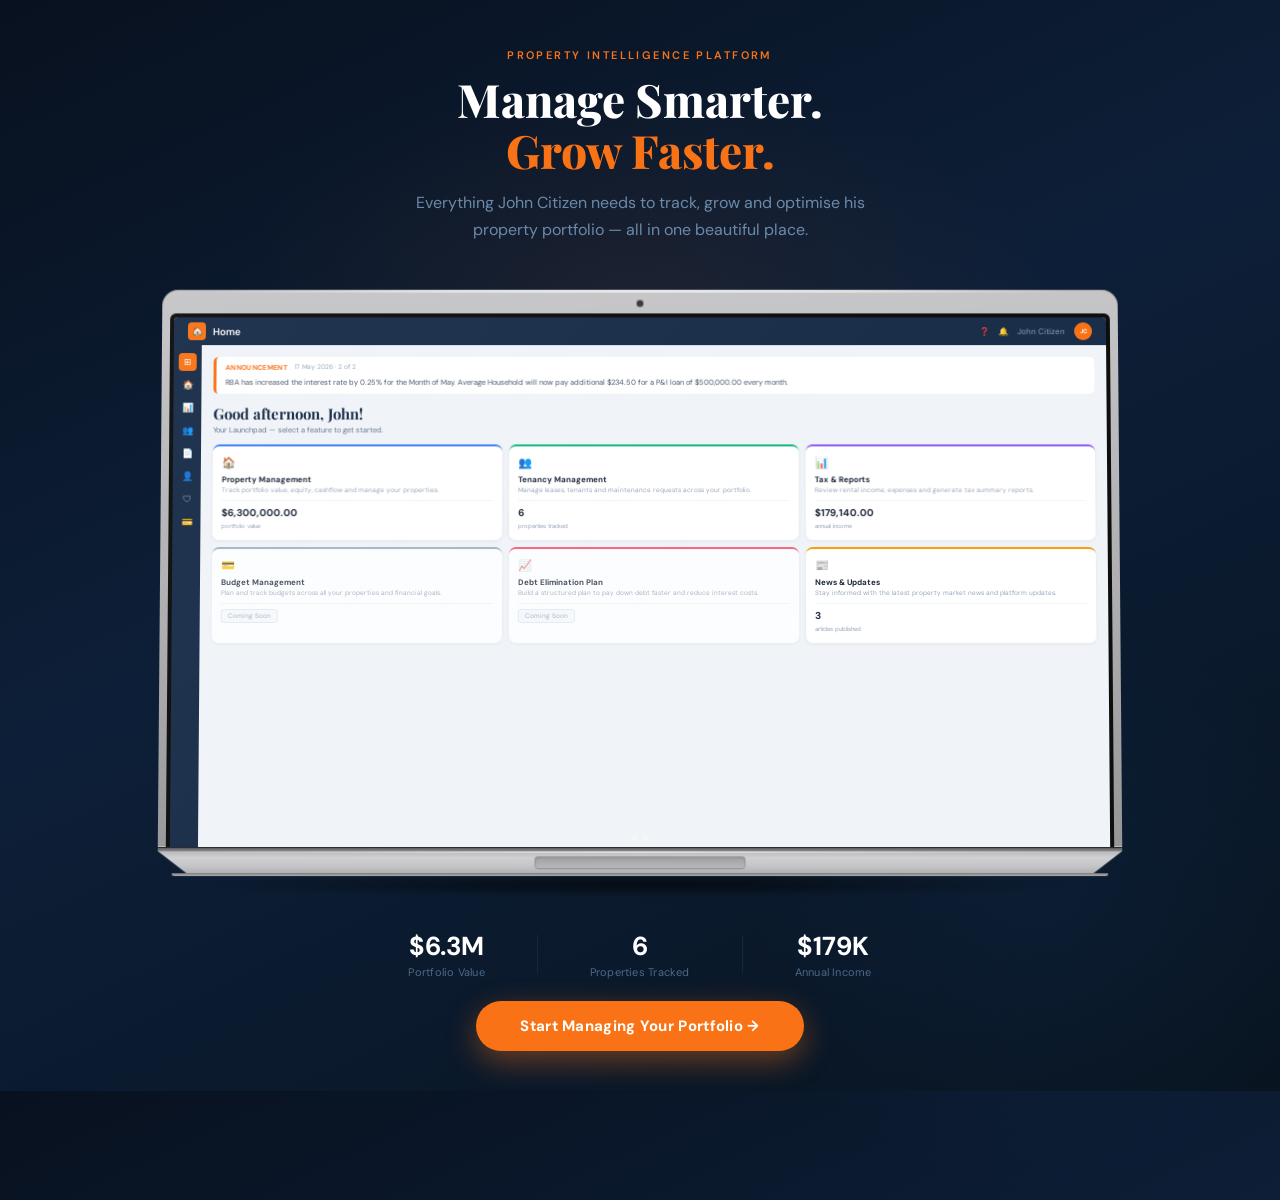
<file: propiq_image_macbook.html>
<!DOCTYPE html>
<html>
<head>
<meta charset="UTF-8">
<meta name="viewport" content="width=1300">
<link href="https://fonts.googleapis.com/css2?family=DM+Sans:wght@300;400;500;600;700&family=Playfair+Display:wght@700;800&display=swap" rel="stylesheet">
<style>
* { margin:0; padding:0; box-sizing:border-box; }

body {
  font-family: 'DM Sans', sans-serif;
  background: linear-gradient(155deg, #08111f 0%, #0d1f38 45%, #081420 100%);
  min-height: 100vh;
  display: flex;
  flex-direction: column;
  align-items: center;
  justify-content: center;
  padding: 48px 24px 40px;
  position: relative;
  overflow: hidden;
}
body::before {
  content:'';
  position:absolute;
  width:900px; height:500px;
  background: radial-gradient(ellipse, rgba(249,115,22,0.07) 0%, transparent 65%);
  top:5%; left:50%; transform:translateX(-50%);
  pointer-events:none;
}
body::after {
  content:'';
  position:absolute;
  width:600px; height:600px;
  background: radial-gradient(ellipse, rgba(59,130,246,0.05) 0%, transparent 70%);
  bottom:-10%; right:-5%;
  pointer-events:none;
}

/* HEADLINE */
.headline {
  text-align:center; margin-bottom:44px;
  position:relative; z-index:2;
  animation: rise 0.8s cubic-bezier(.22,.68,0,1.2) both;
}
.eyebrow { font-size:11px; font-weight:600; letter-spacing:.22em; color:#f97316; text-transform:uppercase; margin-bottom:12px; }
.headline h1 { font-family:'Playfair Display', serif; font-size:46px; font-weight:800; color:#fff; line-height:1.1; margin-bottom:14px; }
.headline h1 em { color:#f97316; font-style:normal; }
.headline p { font-size:16px; color:#6b8aaa; max-width:500px; margin:0 auto; line-height:1.7; }

@keyframes rise {
  from { opacity:0; transform:translateY(24px); }
  to   { opacity:1; transform:translateY(0); }
}

/* MACBOOK */
.macbook { position:relative; z-index:2; animation: rise 0.9s cubic-bezier(.22,.68,0,1.2) 0.12s both; perspective:2000px; }
.mb-inner { transform:rotateX(2deg); transform-style:preserve-3d; }

/* LID */
.lid {
  width:960px;
  background: linear-gradient(178deg, #c8c8ca 0%, #adadaf 60%, #969698 100%);
  border-radius:16px 16px 0 0;
  padding:8px 8px 0;
  position:relative;
  box-shadow: 0 -1px 0 rgba(255,255,255,0.35) inset, 0 1px 0 rgba(0,0,0,0.2) inset;
}
.lid::before {
  content:''; position:absolute; top:0; left:0; right:0; height:3px;
  background:linear-gradient(90deg, transparent 5%, rgba(255,255,255,0.55) 30%, rgba(255,255,255,0.65) 50%, rgba(255,255,255,0.55) 70%, transparent 95%);
  border-radius:16px 16px 0 0;
}
.camera-row { height:12px; display:flex; align-items:center; justify-content:center; margin-bottom:4px; }
.cam-dot { width:6px; height:6px; background:#3a3a3c; border-radius:50%; box-shadow:0 0 0 1px rgba(0,0,0,0.3); }

.bezel {
  background:#0e0e0f; border-radius:6px 6px 0 0; padding:4px 4px 0;
  position:relative; overflow:hidden;
}
.bezel::after {
  content:''; position:absolute; top:0; left:0; right:0; bottom:0;
  background:linear-gradient(130deg, rgba(255,255,255,0.03) 0%, transparent 55%);
  pointer-events:none; z-index:5;
}

.screen { width:100%; height:530px; border-radius:4px 4px 0 0; overflow:hidden; background:#f0f4f8; position:relative; }

/* Animated slide between two screens */
.screen-slides { display:flex; width:200%; height:100%; animation: slideShow 10s ease-in-out infinite; }
@keyframes slideShow {
  0%   { transform:translateX(0); }
  42%  { transform:translateX(0); }
  48%  { transform:translateX(-50%); }
  90%  { transform:translateX(-50%); }
  96%  { transform:translateX(0); }
  100% { transform:translateX(0); }
}
.screen-slide { width:50%; height:100%; flex-shrink:0; overflow:hidden; }

/* Slide indicator dots */
.slide-dots {
  position:absolute; bottom:6px; left:50%; transform:translateX(-50%);
  display:flex; gap:5px; z-index:10;
}
.slide-dot {
  width:5px; height:5px; border-radius:50%; background:rgba(255,255,255,0.3);
}
.slide-dot.d1 { animation: dot1 10s ease-in-out infinite; }
.slide-dot.d2 { animation: dot2 10s ease-in-out infinite; }
@keyframes dot1 { 0%,42%,96%,100%{background:rgba(255,255,255,0.8);} 48%,90%{background:rgba(255,255,255,0.25);} }
@keyframes dot2 { 0%,42%,96%,100%{background:rgba(255,255,255,0.25);} 48%,90%{background:rgba(255,255,255,0.8);} }

/* HINGE */
.hinge { width:960px; height:4px; background:linear-gradient(180deg, #505052 0%, #6e6e70 50%, #888 100%); position:relative; }
.hinge::after { content:''; position:absolute; top:0; left:0; right:0; height:1px; background:rgba(0,0,0,0.5); }

/* BASE */
.base {
  width:960px;
  clip-path:polygon(0 0, 100% 0, 97% 100%, 3% 100%);
  height:22px;
  background:linear-gradient(180deg, #b8b8ba 0%, #d0d0d2 30%, #c4c4c6 70%, #b0b0b2 100%);
  position:relative;
}
.base::before { content:''; position:absolute; top:0; left:2%; right:2%; height:2px; background:linear-gradient(90deg, transparent, rgba(255,255,255,0.5), transparent); }
.trackpad { position:absolute; top:5px; left:50%; transform:translateX(-50%); width:210px; height:13px; background:linear-gradient(180deg, #a0a0a2 0%, #b8b8ba 100%); border-radius:4px; border:1px solid rgba(0,0,0,0.12); box-shadow:0 1px 2px rgba(0,0,0,0.1) inset; }
.front-edge { width:932px; margin:0 auto; height:3px; background:linear-gradient(180deg, #888 0%, #aaa 100%); border-radius:0 0 4px 4px; }
.shadow-blur { width:860px; height:24px; margin:0 auto; background:radial-gradient(ellipse at center, rgba(0,0,0,0.55) 0%, transparent 75%); margin-top:-2px; }

/* ══════════════════════════════════════════
   SCREEN 1 — HOME DASHBOARD (mini)
══════════════════════════════════════════ */
.mini { width:100%; height:100%; font-family:'DM Sans', sans-serif; display:flex; flex-direction:column; font-size:9px; }
.mn-nav { background:#1a2e4a; display:flex; align-items:center; justify-content:space-between; padding:0 14px; height:28px; flex-shrink:0; }
.mn-nav-l { display:flex; align-items:center; gap:7px; }
.mn-logo { width:18px; height:18px; background:#f97316; border-radius:4px; display:flex; align-items:center; justify-content:center; font-size:9px; }
.mn-title { color:#fff; font-weight:600; font-size:10px; }
.mn-nav-r { display:flex; align-items:center; gap:9px; color:#94a3b8; font-size:8px; }
.mn-av { width:18px; height:18px; background:#f97316; border-radius:50%; display:flex; align-items:center; justify-content:center; font-weight:700; color:#fff; font-size:6px; }
.mn-body { display:flex; flex:1; overflow:hidden; }
.mn-side { width:28px; background:#1a2e4a; display:flex; flex-direction:column; align-items:center; padding:8px 0; gap:5px; }
.mn-si { width:18px; height:18px; border-radius:4px; display:flex; align-items:center; justify-content:center; font-size:9px; color:#94a3b8; }
.mn-si.on { background:#f97316; color:#fff; }
.mn-main { flex:1; padding:12px; overflow:hidden; background:#f0f4f8; }
.mn-ann { background:#fff; border-left:3px solid #f97316; border-radius:5px; padding:6px 9px; margin-bottom:10px; font-size:7.5px; color:#475569; line-height:1.5; }
.mn-ann-top { display:flex; align-items:center; gap:7px; margin-bottom:3px; }
.mn-ann-label { font-weight:700; color:#f97316; font-size:7px; letter-spacing:.05em; }
.mn-ann-date { font-size:6.5px; color:#94a3b8; }
.mn-greet { margin-bottom:10px; }
.mn-greet h2 { font-family:'Playfair Display', serif; font-size:15px; font-weight:700; color:#1a2e4a; }
.mn-greet p { font-size:7.5px; color:#64748b; margin-top:2px; }
.mn-grid { display:grid; grid-template-columns:repeat(3, 1fr); gap:7px; }
.mn-card { background:#fff; border-radius:7px; padding:9px; border-top:2.5px solid transparent; box-shadow:0 1px 4px rgba(0,0,0,0.06); }
.mn-card:nth-child(1){border-top-color:#3b82f6;}
.mn-card:nth-child(2){border-top-color:#10b981;}
.mn-card:nth-child(3){border-top-color:#8b5cf6;}
.mn-card:nth-child(4){border-top-color:#94a3b8;opacity:.78;}
.mn-card:nth-child(5){border-top-color:#f43f5e;opacity:.78;}
.mn-card:nth-child(6){border-top-color:#f59e0b;}
.mn-ci { font-size:11px; margin-bottom:5px; }
.mn-card h4 { font-size:8px; font-weight:700; color:#1e293b; margin-bottom:2px; }
.mn-card p { font-size:6.5px; color:#94a3b8; line-height:1.4; margin-bottom:5px; }
.mn-div { border:none; border-top:1px solid #f1f5f9; margin-bottom:5px; }
.mn-stat { font-size:10px; font-weight:700; color:#1e293b; }
.mn-sl { font-size:6px; color:#94a3b8; }
.mn-cs { font-size:6.5px; color:#94a3b8; background:#f8fafc; padding:2px 6px; border-radius:3px; border:1px solid #e2e8f0; }

/* ══════════════════════════════════════════
   SCREEN 2 — PROPERTY DETAIL
══════════════════════════════════════════ */
.pd { width:100%; height:100%; font-family:'DM Sans', sans-serif; font-size:9px; display:flex; flex-direction:column; background:#f0f4f8; }
.pd-nav { background:#1a2e4a; display:flex; align-items:center; justify-content:space-between; padding:0 14px; height:28px; flex-shrink:0; }
.pd-nav-l { display:flex; align-items:center; gap:7px; }
.pd-logo { width:18px; height:18px; background:#f97316; border-radius:4px; display:flex; align-items:center; justify-content:center; font-size:9px; }
.pd-nt { color:#fff; font-weight:600; font-size:10px; }
.pd-nav-r { display:flex; align-items:center; gap:9px; color:#94a3b8; font-size:8px; }
.pd-av { width:18px; height:18px; background:#f97316; border-radius:50%; display:flex; align-items:center; justify-content:center; font-weight:700; color:#fff; font-size:6px; }

.pd-body { display:flex; flex:1; overflow:hidden; }
.pd-side { width:28px; background:#1a2e4a; display:flex; flex-direction:column; align-items:center; padding:8px 0; gap:5px; }
.pd-si { width:18px; height:18px; border-radius:4px; display:flex; align-items:center; justify-content:center; font-size:9px; color:#94a3b8; }
.pd-si.on { background:#f97316; color:#fff; }

.pd-main { flex:1; overflow:hidden; display:flex; flex-direction:column; }

/* Hero */
.pd-hero {
  background:linear-gradient(135deg, #1a2e4a 0%, #1e3a5f 100%);
  padding:10px 14px 10px; flex-shrink:0;
}
.pd-hero-top { display:flex; justify-content:space-between; align-items:flex-start; margin-bottom:8px; }
.pd-address { font-size:13px; font-weight:700; color:#fff; }
.pd-sub { font-size:7px; color:#7a9abc; margin-top:1px; }
.pd-edit { background:rgba(255,255,255,0.12); border:1px solid rgba(255,255,255,0.2); color:#fff; font-size:6.5px; padding:3px 8px; border-radius:4px; }
.pd-kpis { display:flex; gap:20px; }
.pd-kpi-lbl { font-size:6px; color:#7a9abc; font-weight:600; letter-spacing:.06em; text-transform:uppercase; }
.pd-kpi-val { font-size:11px; font-weight:700; color:#fff; margin-top:1px; }
.pd-kpi-val.green { color:#34d399; }

/* Panels grid */
.pd-panels { display:grid; grid-template-columns:1fr 1fr; gap:6px; padding:8px; flex:1; overflow:hidden; }
.pd-panel { background:#fff; border-radius:6px; padding:8px; box-shadow:0 1px 4px rgba(0,0,0,0.06); overflow:hidden; }
.pd-panel-title { font-size:6.5px; font-weight:700; color:#1a2e4a; letter-spacing:.07em; text-transform:uppercase; margin-bottom:6px; padding-bottom:4px; border-bottom:1px solid #f1f5f9; }
.pd-chips { display:flex; gap:3px; flex-wrap:wrap; margin-bottom:6px; }
.pd-chip { font-size:6px; background:#f0f4f8; color:#475569; padding:2px 5px; border-radius:8px; border:1px solid #e2e8f0; }
.pd-row { display:flex; justify-content:space-between; align-items:center; padding:2.5px 0; border-bottom:1px solid #f8fafc; }
.pd-row:last-child { border-bottom:none; }
.pd-rl { font-size:6.5px; color:#64748b; }
.pd-rv { font-size:7px; font-weight:600; color:#1e293b; }
.pd-rv.green { color:#10b981; }
.pd-rv.blue { color:#3b82f6; }
.pd-rv.orange { color:#f97316; }
.pd-rv.bold { font-weight:700; }

/* Income table row */
.pd-table { flex-shrink:0; background:#fff; border-radius:6px; margin:0 8px 8px; padding:7px; box-shadow:0 1px 4px rgba(0,0,0,0.06); }
.pd-tabs { display:flex; gap:3px; margin-bottom:5px; }
.pd-tab { font-size:7px; padding:2px 8px; border-radius:3px; color:#64748b; cursor:pointer; }
.pd-tab.act { background:#1a2e4a; color:#fff; font-weight:600; }
.pd-tbl { width:100%; border-collapse:collapse; }
.pd-tbl th { font-size:6px; color:#94a3b8; text-align:left; padding:2px 4px; border-bottom:1px solid #f1f5f9; font-weight:600; letter-spacing:.04em; }
.pd-tbl td { font-size:6.5px; color:#475569; padding:3px 4px; border-bottom:1px solid #f8fafc; }
.pd-tbl td.g { color:#10b981; font-weight:700; }

/* BELOW LAPTOP */
.below { display:flex; flex-direction:column; align-items:center; margin-top:32px; gap:22px; position:relative; z-index:2; animation: rise 0.9s cubic-bezier(.22,.68,0,1.2) 0.25s both; }
.stats-row { display:flex; gap:52px; align-items:center; }
.stat-item { text-align:center; }
.snum { font-size:26px; font-weight:700; color:#fff; }
.slbl { font-size:11px; color:#4a6a8a; margin-top:2px; letter-spacing:.02em; }
.sdiv { width:1px; height:38px; background:#162840; }
.cta-btn { background:#f97316; color:#fff; font-family:'DM Sans', sans-serif; font-weight:700; font-size:15px; padding:15px 44px; border-radius:50px; border:none; cursor:pointer; letter-spacing:.02em; box-shadow:0 10px 30px rgba(249,115,22,0.4); transition:transform .2s, box-shadow .2s; }
.cta-btn:hover { transform:translateY(-2px); box-shadow:0 14px 40px rgba(249,115,22,0.5); }
</style>
</head>
<body>

<!-- Headline -->
<div class="headline">
  <div class="eyebrow">Property Intelligence Platform</div>
  <h1>Manage Smarter.<br><em>Grow Faster.</em></h1>
  <p>Everything John Citizen needs to track, grow and optimise his property portfolio — all in one beautiful place.</p>
</div>

<!-- MacBook -->
<div class="macbook">
<div class="mb-inner">

  <div class="lid">
    <div class="camera-row"><div class="cam-dot"></div></div>
    <div class="bezel">
      <div class="screen">

        <!-- Animated slide dots -->
        <div class="slide-dots">
          <div class="slide-dot d1"></div>
          <div class="slide-dot d2"></div>
        </div>

        <div class="screen-slides">

          <!-- ── SLIDE 1: HOME DASHBOARD ── -->
          <div class="screen-slide">
            <div class="mini">
              <div class="mn-nav">
                <div class="mn-nav-l"><div class="mn-logo">🏠</div><span class="mn-title">Home</span></div>
                <div class="mn-nav-r"><span>❓</span><span>🔔</span><span>John Citizen</span><div class="mn-av">JC</div></div>
              </div>
              <div class="mn-body">
                <div class="mn-side">
                  <div class="mn-si on">⊞</div><div class="mn-si">🏠</div><div class="mn-si">📊</div>
                  <div class="mn-si">👥</div><div class="mn-si">📄</div><div class="mn-si">👤</div>
                  <div class="mn-si">🛡</div><div class="mn-si">💳</div>
                </div>
                <div class="mn-main">
                  <div class="mn-ann">
                    <div class="mn-ann-top"><span class="mn-ann-label">ANNOUNCEMENT</span><span class="mn-ann-date">17 May 2026 · 2 of 2</span></div>
                    RBA has increased the interest rate by 0.25% for the Month of May. Average Household will now pay additional $234.50 for a P&amp;I loan of $500,000.00 every month.
                  </div>
                  <div class="mn-greet"><h2>Good afternoon, John!</h2><p>Your Launchpad — select a feature to get started.</p></div>
                  <div class="mn-grid">
                    <div class="mn-card"><div class="mn-ci">🏠</div><h4>Property Management</h4><p>Track portfolio value, equity, cashflow and manage your properties.</p><hr class="mn-div"><span class="mn-stat">$6,300,000.00</span><br><span class="mn-sl">portfolio value</span></div>
                    <div class="mn-card"><div class="mn-ci">👥</div><h4>Tenancy Management</h4><p>Manage leases, tenants and maintenance requests across your portfolio.</p><hr class="mn-div"><span class="mn-stat">6</span><br><span class="mn-sl">properties tracked</span></div>
                    <div class="mn-card"><div class="mn-ci">📊</div><h4>Tax &amp; Reports</h4><p>Review rental income, expenses and generate tax summary reports.</p><hr class="mn-div"><span class="mn-stat">$179,140.00</span><br><span class="mn-sl">annual income</span></div>
                    <div class="mn-card"><div class="mn-ci">💳</div><h4>Budget Management</h4><p>Plan and track budgets across all your properties and financial goals.</p><hr class="mn-div"><span class="mn-cs">Coming Soon</span></div>
                    <div class="mn-card"><div class="mn-ci">📈</div><h4>Debt Elimination Plan</h4><p>Build a structured plan to pay down debt faster and reduce interest costs.</p><hr class="mn-div"><span class="mn-cs">Coming Soon</span></div>
                    <div class="mn-card"><div class="mn-ci">📰</div><h4>News &amp; Updates</h4><p>Stay informed with the latest property market news and platform updates.</p><hr class="mn-div"><span class="mn-stat">3</span><br><span class="mn-sl">articles published</span></div>
                  </div>
                </div>
              </div>
            </div>
          </div>
          <!-- /SLIDE 1 -->

          <!-- ── SLIDE 2: PROPERTY DETAIL ── -->
          <div class="screen-slide">
            <div class="pd">
              <!-- Nav -->
              <div class="pd-nav">
                <div class="pd-nav-l"><div class="pd-logo">🏠</div><span class="pd-nt">Property Management</span></div>
                <div class="pd-nav-r"><span>❓</span><span>🔔</span><span>John Citizen</span><div class="pd-av">JC</div></div>
              </div>

              <div class="pd-body">
                <div class="pd-side">
                  <div class="pd-si">⊞</div><div class="pd-si on">🏠</div><div class="pd-si">📊</div>
                  <div class="pd-si">👥</div><div class="pd-si">📄</div><div class="pd-si">👤</div>
                  <div class="pd-si">🛡</div><div class="pd-si">💳</div>
                </div>

                <div class="pd-main">
                  <!-- Hero header -->
                  <div class="pd-hero">
                    <div class="pd-hero-top">
                      <div>
                        <div class="pd-address">42 Harbour View Crescent</div>
                        <div class="pd-sub">Brighton, VIC · Investment Property</div>
                      </div>
                      <div class="pd-edit">✏ Edit</div>
                    </div>
                    <div class="pd-kpis">
                      <div><div class="pd-kpi-lbl">CURRENT VALUE</div><div class="pd-kpi-val">$1,850,000.00</div></div>
                      <div><div class="pd-kpi-lbl">TOTAL EQUITY</div><div class="pd-kpi-val green">$920,000.00</div></div>
                      <div><div class="pd-kpi-lbl">LVR</div><div class="pd-kpi-val">49.7%</div></div>
                      <div><div class="pd-kpi-lbl">GROSS YIELD</div><div class="pd-kpi-val green">5.8%</div></div>
                    </div>
                  </div>

                  <!-- 4 panels -->
                  <div class="pd-panels">

                    <!-- Property Info -->
                    <div class="pd-panel">
                      <div class="pd-panel-title">Property Info</div>
                      <div class="pd-chips">
                        <span class="pd-chip">🛏 5 Bedrooms</span>
                        <span class="pd-chip">🚿 3 Bathrooms</span>
                        <span class="pd-chip">🚗 2 Car Spaces</span>
                        <span class="pd-chip">📐 620 m² Land</span>
                      </div>
                      <div class="pd-row"><span class="pd-rl">Purchase Price</span><span class="pd-rv">$980,000.00</span></div>
                      <div class="pd-row"><span class="pd-rl">Purchase Date</span><span class="pd-rv">2021-06-15</span></div>
                      <div class="pd-row"><span class="pd-rl">Capital Growth</span><span class="pd-rv green">+88.8%</span></div>
                    </div>

                    <!-- Mortgage -->
                    <div class="pd-panel">
                      <div class="pd-panel-title">Mortgage</div>
                      <div class="pd-row"><span class="pd-rl">Loan Balance</span><span class="pd-rv">$930,000.00</span></div>
                      <div class="pd-row"><span class="pd-rl">Interest Rate</span><span class="pd-rv">5.8%</span></div>
                      <div class="pd-row"><span class="pd-rl">Monthly Repayment</span><span class="pd-rv">$5,480.00</span></div>
                      <div class="pd-row"><span class="pd-rl">Loan Type</span><span class="pd-rv bold">Principal &amp; Interest</span></div>
                      <div class="pd-row"><span class="pd-rl">Lender</span><span class="pd-rv bold">CBA</span></div>
                    </div>

                    <!-- Rental Income -->
                    <div class="pd-panel">
                      <div class="pd-panel-title">Rental Income</div>
                      <div class="pd-row"><span class="pd-rl">Weekly Rent</span><span class="pd-rv green">$2,060.00</span></div>
                      <div class="pd-row"><span class="pd-rl">Annual Rental</span><span class="pd-rv green">$107,120.00</span></div>
                      <div class="pd-row"><span class="pd-rl">Tenant</span><span class="pd-rv bold">John Citizen</span></div>
                      <div class="pd-row"><span class="pd-rl">Net Yield</span><span class="pd-rv green">5.4%</span></div>
                    </div>

                    <!-- Annual Expenses & Cashflow -->
                    <div class="pd-panel">
                      <div class="pd-panel-title">Annual Expenses &amp; Cashflow</div>
                      <div class="pd-row"><span class="pd-rl">Rates and Taxes</span><span class="pd-rv">$4,200.00</span></div>
                      <div class="pd-row"><span class="pd-rl">Insurance</span><span class="pd-rv">$1,800.00</span></div>
                      <div class="pd-row"><span class="pd-rl">Total Expenses</span><span class="pd-rv bold">$6,000.00</span></div>
                      <div class="pd-row"><span class="pd-rl">Net Annual Cashflow</span><span class="pd-rv green bold">$+ 35,480.00</span></div>
                    </div>

                  </div>

                  <!-- Income table -->
                  <div class="pd-table">
                    <div class="pd-tabs">
                      <span class="pd-tab act">💰 Income</span>
                      <span class="pd-tab">📋 Expenses</span>
                      <span class="pd-tab">👥 Ownership</span>
                    </div>
                    <table class="pd-tbl">
                      <tr><th>DATE</th><th>TYPE</th><th>DESCRIPTION</th><th>AMOUNT</th></tr>
                      <tr><td>20 Apr 2026</td><td>Income</td><td>April Rent</td><td class="g">$8,240.00</td></tr>
                      <tr><td>20 Mar 2026</td><td>Income</td><td>March Rent</td><td class="g">$8,240.00</td></tr>
                    </table>
                  </div>

                </div>
              </div>
            </div>
          </div>
          <!-- /SLIDE 2 -->

        </div><!-- /screen-slides -->
      </div><!-- /screen -->
    </div><!-- /bezel -->
  </div><!-- /lid -->

  <div class="hinge"></div>
  <div class="base"><div class="trackpad"></div></div>
  <div class="front-edge"></div>

</div>
</div>

<div class="shadow-blur"></div>

<!-- Stats + CTA -->
<div class="below">
  <div class="stats-row">
    <div class="stat-item"><div class="snum">$6.3M</div><div class="slbl">Portfolio Value</div></div>
    <div class="sdiv"></div>
    <div class="stat-item"><div class="snum">6</div><div class="slbl">Properties Tracked</div></div>
    <div class="sdiv"></div>
    <div class="stat-item"><div class="snum">$179K</div><div class="slbl">Annual Income</div></div>
  </div>
  <button class="cta-btn">Start Managing Your Portfolio →</button>
</div>

</body>
</html>
</file>
<file: css/styles.css>
/* ============================================================
   Logixinity — Main Stylesheet
   Theme: Option A — White/Light + Navy Blue (logo-matched)
   Logo colours: #1B3A5C (deep navy), #2E6B9E (steel blue), #4A8DBD (highlight)
   ============================================================ */

:root {
  --navy-950: #0d1f33;
  --navy-900: #1B3A5C;
  --navy-800: #2C4A6E;
  --navy-700: #2E6B9E;
  --navy-600: #4A8DBD;
  --navy-500: #6AADD4;

  --accent:       #2E6B9E;
  --accent-hover: #1B3A5C;
  --accent-light: #EBF4FB;

  --white:     #ffffff;
  --gray-50:   #F8FAFC;
  --gray-100:  #F1F5F9;
  --gray-200:  #E2E8F0;
  --gray-300:  #CBD5E1;
  --gray-500:  #64748B;
  --gray-700:  #334155;
  --gray-900:  #0F172A;

  --text-primary:   #1B3A5C;
  --text-secondary: #4A6080;
  --text-muted:     #7A90A8;

  --border:    #E2E8F0;
  --border-md: #CBD5E1;
  --card-bg:   #FFFFFF;
  --card-hover: #F8FAFC;
  --section-alt: #F5F8FB;

  --font: 'Inter', -apple-system, BlinkMacSystemFont, 'Segoe UI', sans-serif;

  --shadow-sm: 0 1px 3px rgba(27,58,92,0.08), 0 1px 2px rgba(27,58,92,0.04);
  --shadow-md: 0 4px 16px rgba(27,58,92,0.10), 0 2px 6px rgba(27,58,92,0.06);
  --shadow-lg: 0 12px 40px rgba(27,58,92,0.14), 0 4px 12px rgba(27,58,92,0.08);
}

*, *::before, *::after { box-sizing: border-box; margin: 0; padding: 0; }

html { scroll-behavior: smooth; }

body {
  font-family: var(--font);
  background: var(--white);
  color: var(--text-primary);
  line-height: 1.6;
  -webkit-font-smoothing: antialiased;
}

a { color: inherit; text-decoration: none; }
img { display: block; max-width: 100%; }
button { cursor: pointer; font-family: var(--font); }

/* ============================================================
   UTILITY
   ============================================================ */

.container {
  max-width: 1120px;
  margin: 0 auto;
  padding: 0 28px;
}

.section {
  padding: 96px 0;
}

.section-alt {
  background: var(--section-alt);
}

.section-label {
  font-size: 11px;
  font-weight: 700;
  letter-spacing: 0.12em;
  text-transform: uppercase;
  color: var(--accent);
  margin-bottom: 12px;
}

.section-title {
  font-size: 36px;
  font-weight: 700;
  color: var(--text-primary);
  line-height: 1.2;
  margin-bottom: 14px;
}

.section-sub {
  font-size: 16px;
  color: var(--text-secondary);
  max-width: 520px;
  line-height: 1.7;
}

.accent { color: var(--accent); }

/* ============================================================
   NAVIGATION
   ============================================================ */

.nav {
  position: sticky;
  top: 0;
  z-index: 100;
  background: rgba(255, 255, 255, 0.95);
  backdrop-filter: blur(12px);
  -webkit-backdrop-filter: blur(12px);
  border-bottom: 1px solid var(--border);
  box-shadow: var(--shadow-sm);
}

.nav-inner {
  display: flex;
  align-items: center;
  justify-content: space-between;
  height: 90px;
}

.nav-logo {
  display: flex;
  align-items: center;
  gap: 10px;
  font-size: 18px;
  font-weight: 700;
  color: var(--navy-900);
  letter-spacing: -0.02em;
}

.nav-logo-dot {
  width: 9px;
  height: 9px;
  border-radius: 50%;
  background: var(--accent);
  flex-shrink: 0;
}

.nav-links {
  display: flex;
  align-items: center;
  gap: 32px;
  list-style: none;
}

.nav-links a {
  font-size: 14px;
  color: var(--text-secondary);
  transition: color 0.2s;
  font-weight: 500;
}

.nav-links a:hover { color: var(--navy-900); }

.nav-actions {
  display: flex;
  align-items: center;
  gap: 12px;
}

.btn-ghost {
  font-size: 14px;
  color: var(--text-secondary);
  padding: 8px 16px;
  background: none;
  border: none;
  transition: color 0.2s;
  font-weight: 500;
}

.btn-ghost:hover { color: var(--navy-900); }

.btn-primary {
  font-size: 14px;
  font-weight: 600;
  color: var(--white);
  background: var(--accent);
  padding: 9px 20px;
  border: none;
  border-radius: 8px;
  transition: background 0.2s, transform 0.15s, box-shadow 0.2s;
  box-shadow: 0 2px 8px rgba(46,107,158,0.25);
}

.btn-primary:hover {
  background: var(--accent-hover);
  transform: translateY(-1px);
  box-shadow: 0 4px 14px rgba(46,107,158,0.35);
}

.btn-outline {
  font-size: 14px;
  font-weight: 500;
  color: var(--accent);
  background: none;
  padding: 9px 20px;
  border: 1.5px solid var(--accent);
  border-radius: 8px;
  transition: border-color 0.2s, background 0.2s, color 0.2s;
}

.btn-outline:hover {
  background: var(--accent-light);
  border-color: var(--accent-hover);
  color: var(--accent-hover);
}

/* ============================================================
   HERO
   ============================================================ */

.hero {
  padding: 100px 0 88px;
  text-align: center;
  position: relative;
  overflow: hidden;
  background: linear-gradient(180deg, #EBF4FB 0%, #FFFFFF 100%);
}

.hero::before {
  content: '';
  position: absolute;
  top: -80px;
  left: 50%;
  transform: translateX(-50%);
  width: 800px;
  height: 600px;
  background: radial-gradient(ellipse, rgba(46,107,158,0.08) 0%, transparent 70%);
  pointer-events: none;
}

.hero-badge {
  display: inline-flex;
  align-items: center;
  gap: 7px;
  font-size: 12px;
  font-weight: 600;
  color: var(--accent);
  background: var(--accent-light);
  border: 1px solid rgba(46,107,158,0.2);
  padding: 5px 14px;
  border-radius: 99px;
  margin-bottom: 28px;
}

.hero-badge-dot {
  width: 6px;
  height: 6px;
  border-radius: 50%;
  background: var(--accent);
  animation: pulse 2s infinite;
}

@keyframes pulse {
  0%, 100% { opacity: 1; }
  50% { opacity: 0.4; }
}

.hero h1 {
  font-size: 60px;
  font-weight: 800;
  line-height: 1.1;
  letter-spacing: -0.03em;
  color: var(--navy-900);
  margin-bottom: 20px;
}

.hero h1 em {
  font-style: normal;
  color: var(--accent);
}

.hero-sub {
  font-size: 17px;
  color: var(--text-secondary);
  line-height: 1.65;
  margin: 0;
}

.hero-sub-split {
  display: grid;
  grid-template-columns: 1fr 1fr;
  gap: 16px 40px;
  max-width: 780px;
  margin: 0 auto 40px;
  text-align: left;
}

.hero-sub-split .hero-sub {
  background: #ffffff;
  border: 1px solid var(--gray-200);
  border-radius: 14px;
  padding: 20px 22px;
}

.hero-sub-split .hero-sub strong {
  display: block;
  font-size: 14px;
  font-weight: 700;
  color: var(--navy-900);
  letter-spacing: 0.02em;
  margin-bottom: 6px;
}

@media (max-width: 640px) {
  .hero-sub-split {
    grid-template-columns: 1fr;
  }
}

.hero-btns {
  display: flex;
  gap: 14px;
  justify-content: center;
  flex-wrap: wrap;
  margin-bottom: 52px;
}

.hero-btns .btn-primary {
  font-size: 15px;
  padding: 12px 28px;
}

.hero-btns .btn-outline {
  font-size: 15px;
  padding: 12px 28px;
}

.hero-pills {
  display: flex;
  gap: 10px;
  justify-content: center;
  flex-wrap: wrap;
}

.pill {
  display: inline-flex;
  align-items: center;
  gap: 7px;
  font-size: 13px;
  color: var(--text-secondary);
  background: var(--white);
  border: 1px solid var(--border);
  padding: 6px 14px;
  border-radius: 99px;
  box-shadow: var(--shadow-sm);
}

.pill-dot {
  width: 6px;
  height: 6px;
  border-radius: 50%;
}

.pill-dot.teal   { background: #1DB896; }
.pill-dot.purple { background: #9f8fef; }
.pill-dot.blue   { background: var(--accent); }

/* ============================================================
   DIVIDER
   ============================================================ */

.divider {
  height: 1px;
  background: var(--border);
}

/* ============================================================
   PRODUCTS
   ============================================================ */

.products-grid {
  display: grid;
  grid-template-columns: repeat(auto-fit, minmax(300px, 1fr));
  gap: 20px;
  margin-top: 52px;
}

.product-card {
  background: var(--card-bg);
  border: 1px solid var(--border);
  border-radius: 16px;
  padding: 32px;
  transition: box-shadow 0.2s, transform 0.2s;
  position: relative;
  overflow: hidden;
  box-shadow: var(--shadow-sm);
}

.product-card:hover {
  box-shadow: var(--shadow-md);
  transform: translateY(-3px);
}

.product-card.featured {
  border-color: rgba(46,107,158,0.35);
  border-top: 3px solid var(--accent);
}

.product-card.featured::after {
  content: 'Core product';
  position: absolute;
  top: 18px;
  right: 18px;
  font-size: 11px;
  font-weight: 600;
  color: var(--accent);
  background: var(--accent-light);
  border: 1px solid rgba(46,107,158,0.2);
  padding: 3px 10px;
  border-radius: 99px;
}

.product-icon {
  width: 48px;
  height: 48px;
  border-radius: 12px;
  display: flex;
  align-items: center;
  justify-content: center;
  font-size: 22px;
  margin-bottom: 20px;
}

.product-icon.teal   { background: rgba(29,184,150,0.12); color: #1DB896; }
.product-icon.purple { background: rgba(159,143,239,0.12); color: #9f8fef; }
.product-icon.blue   { background: var(--accent-light); color: var(--accent); }

.product-card h3 {
  font-size: 20px;
  font-weight: 700;
  color: var(--text-primary);
  margin-bottom: 10px;
}

.product-card p {
  font-size: 14px;
  color: var(--text-secondary);
  line-height: 1.65;
  margin-bottom: 24px;
}

.product-features {
  list-style: none;
  display: flex;
  flex-direction: column;
  gap: 9px;
}

.product-features li {
  display: flex;
  align-items: center;
  gap: 10px;
  font-size: 13px;
  color: var(--text-primary);
}

.feature-check {
  width: 18px;
  height: 18px;
  border-radius: 50%;
  background: var(--accent-light);
  display: flex;
  align-items: center;
  justify-content: center;
  flex-shrink: 0;
  font-size: 10px;
  color: var(--accent);
}

/* ============================================================
   PRODUCT ENTRY CARDS (homepage two-product layout)
   ============================================================ */

.product-entry-grid {
  display: grid;
  grid-template-columns: repeat(auto-fit, minmax(320px, 1fr));
  gap: 24px;
  margin-top: 52px;
}

.product-entry-card {
  background: var(--card-bg);
  border: 1px solid var(--border);
  border-radius: 20px;
  padding: 36px;
  transition: box-shadow 0.2s, transform 0.2s;
  box-shadow: var(--shadow-sm);
}

.product-entry-card:hover {
  box-shadow: var(--shadow-lg);
  transform: translateY(-4px);
}

.teal-card { border-top: 4px solid #1DB896; }
.blue-card  { border-top: 4px solid var(--accent); }

.product-entry-audience {
  font-size: 11px;
  font-weight: 700;
  letter-spacing: 0.1em;
  text-transform: uppercase;
  margin-bottom: 20px;
  padding: 4px 12px;
  border-radius: 99px;
  display: inline-block;
}

.teal-card .product-entry-audience {
  color: #1DB896;
  background: rgba(29,184,150,0.08);
  border: 1px solid rgba(29,184,150,0.2);
}

.blue-card .product-entry-audience {
  color: var(--accent);
  background: var(--accent-light);
  border: 1px solid rgba(46,107,158,0.2);
}

.product-entry-header {
  display: flex;
  align-items: center;
  gap: 14px;
  margin-bottom: 16px;
}

.product-entry-header h3 {
  font-size: 24px;
  font-weight: 700;
  color: var(--text-primary);
}

.product-entry-desc {
  font-size: 15px;
  color: var(--text-secondary);
  line-height: 1.65;
  margin-bottom: 24px;
}

.product-entry-actions {
  display: flex;
  gap: 12px;
  margin-top: 28px;
  flex-wrap: wrap;
}

.product-trial-note {
  font-size: 12px;
  color: var(--text-muted);
  margin-top: 10px;
}

.both-note {
  display: flex;
  align-items: flex-start;
  gap: 12px;
  margin-top: 28px;
  background: var(--gray-50);
  border: 1px solid var(--border);
  border-radius: 12px;
  padding: 16px 20px;
}

.both-note-icon { font-size: 18px; flex-shrink: 0; margin-top: 1px; }

.both-note p {
  font-size: 14px;
  color: var(--text-secondary);
  line-height: 1.6;
  margin: 0;
}

.both-note p em {
  font-style: normal;
  color: var(--text-primary);
  font-weight: 600;
}

/* ============================================================
   PRICING ROUTER
   ============================================================ */

.pricing-router-grid {
  display: grid;
  grid-template-columns: repeat(auto-fit, minmax(280px, 1fr));
  gap: 20px;
  margin-top: 48px;
}

.pricing-router-card {
  background: var(--card-bg);
  border: 1px solid var(--border);
  border-radius: 16px;
  padding: 32px;
  display: flex;
  flex-direction: column;
  gap: 14px;
  box-shadow: var(--shadow-sm);
  transition: box-shadow 0.2s, transform 0.2s;
}

.pricing-router-card:hover {
  box-shadow: var(--shadow-md);
  transform: translateY(-2px);
}

.pricing-router-label {
  font-size: 16px;
  font-weight: 700;
  padding: 6px 16px;
  border-radius: 99px;
  display: inline-block;
  width: fit-content;
}

.teal-label {
  color: #1DB896;
  background: rgba(29,184,150,0.08);
  border: 1px solid rgba(29,184,150,0.2);
}

.blue-label {
  color: var(--accent);
  background: var(--accent-light);
  border: 1px solid rgba(46,107,158,0.2);
}

.pricing-router-desc {
  font-size: 14px;
  color: var(--text-secondary);
  line-height: 1.6;
  flex: 1;
}

.pricing-router-btn {
  width: 100%;
  text-align: center;
  padding: 11px 20px;
  font-size: 14px;
}

/* ============================================================
   STATS BAR
   ============================================================ */

.stats-bar {
  background: var(--navy-900);
  border-top: 1px solid rgba(255,255,255,0.08);
  border-bottom: 1px solid rgba(255,255,255,0.08);
  padding: 40px 0;
}

.stats-grid {
  display: grid;
  grid-template-columns: repeat(auto-fit, minmax(160px, 1fr));
  gap: 24px;
  text-align: center;
}

.stat-item .num {
  font-size: 32px;
  font-weight: 800;
  color: var(--white);
  letter-spacing: -0.02em;
}

.stat-item .num span {
  color: var(--navy-500);
}

.stat-item .lbl {
  font-size: 13px;
  color: rgba(255,255,255,0.55);
  margin-top: 4px;
}

/* ============================================================
   HOW IT WORKS
   ============================================================ */

.how-grid {
  display: grid;
  grid-template-columns: repeat(auto-fit, minmax(220px, 1fr));
  gap: 2px;
  margin-top: 52px;
  background: var(--border);
  border: 1px solid var(--border);
  border-radius: 16px;
  overflow: hidden;
  box-shadow: var(--shadow-sm);
}

.how-step {
  background: var(--white);
  padding: 36px 28px;
  position: relative;
  transition: background 0.2s;
}

.how-step:hover { background: var(--gray-50); }

.how-num {
  font-size: 11px;
  font-weight: 700;
  letter-spacing: 0.08em;
  color: var(--accent);
  opacity: 0.6;
  margin-bottom: 16px;
}

.how-step-icon {
  font-size: 28px;
  margin-bottom: 14px;
  color: var(--accent);
}

.how-step h4 {
  font-size: 16px;
  font-weight: 700;
  color: var(--text-primary);
  margin-bottom: 8px;
}

.how-step p {
  font-size: 13px;
  color: var(--text-secondary);
  line-height: 1.6;
}

/* ============================================================
   PRICING
   ============================================================ */

.pricing-grid {
  display: grid;
  grid-template-columns: repeat(auto-fit, minmax(280px, 1fr));
  gap: 20px;
  margin-top: 52px;
  align-items: start;
}

.price-card {
  background: var(--card-bg);
  border: 1px solid var(--border);
  border-radius: 16px;
  padding: 32px;
  transition: box-shadow 0.2s;
  box-shadow: var(--shadow-sm);
}

.price-card.popular {
  border-color: var(--accent);
  border-top: 4px solid var(--accent);
  box-shadow: var(--shadow-md);
}

.popular-badge {
  display: inline-block;
  font-size: 11px;
  font-weight: 600;
  color: var(--accent);
  background: var(--accent-light);
  border: 1px solid rgba(46,107,158,0.2);
  padding: 3px 10px;
  border-radius: 99px;
  margin-bottom: 16px;
}

.price-tier {
  font-size: 14px;
  font-weight: 600;
  color: var(--text-primary);
  margin-bottom: 8px;
}

.price-amount {
  display: flex;
  align-items: baseline;
  gap: 4px;
  margin-bottom: 6px;
}

.price-amount .dollar {
  font-size: 20px;
  font-weight: 600;
  color: var(--text-muted);
}

.price-amount .num {
  font-size: 44px;
  font-weight: 800;
  color: var(--text-primary);
  letter-spacing: -0.03em;
}

.price-amount .period {
  font-size: 14px;
  color: var(--text-muted);
}

.price-desc {
  font-size: 13px;
  color: var(--text-secondary);
  line-height: 1.5;
  margin-bottom: 24px;
  padding-bottom: 24px;
  border-bottom: 1px solid var(--border);
}

.price-includes {
  font-size: 11px;
  font-weight: 700;
  letter-spacing: 0.08em;
  text-transform: uppercase;
  color: var(--text-muted);
  margin-bottom: 14px;
}

.price-features {
  list-style: none;
  display: flex;
  flex-direction: column;
  gap: 10px;
  margin-bottom: 28px;
}

.price-features li {
  display: flex;
  align-items: flex-start;
  gap: 10px;
  font-size: 13px;
  color: var(--text-primary);
}

.price-features li.dim {
  color: var(--text-muted);
  opacity: 0.6;
}

.check-icon {
  width: 17px;
  height: 17px;
  border-radius: 50%;
  flex-shrink: 0;
  display: flex;
  align-items: center;
  justify-content: center;
  font-size: 9px;
  margin-top: 2px;
}

.check-icon.on  { background: var(--accent-light); color: var(--accent); }
.check-icon.off { background: var(--gray-100); color: var(--text-muted); }

.price-cta {
  width: 100%;
  padding: 12px;
  border-radius: 9px;
  font-size: 14px;
  font-weight: 600;
  transition: all 0.2s;
}

.price-cta.solid {
  background: var(--accent);
  color: var(--white);
  border: none;
  box-shadow: 0 2px 8px rgba(46,107,158,0.25);
}

.price-cta.solid:hover {
  background: var(--accent-hover);
  box-shadow: 0 4px 14px rgba(46,107,158,0.35);
}

.price-cta.outline {
  background: transparent;
  color: var(--accent);
  border: 1.5px solid var(--accent);
}

.price-cta.outline:hover {
  background: var(--accent-light);
  border-color: var(--accent-hover);
}

.price-trial {
  text-align: center;
  font-size: 12px;
  color: var(--text-muted);
  margin-top: 10px;
}

/* ============================================================
   CTA BANNER
   ============================================================ */

.cta-banner {
  background: var(--navy-900);
  border-radius: 20px;
  padding: 64px 48px;
  text-align: center;
  position: relative;
  overflow: hidden;
  margin: 80px 0;
  box-shadow: var(--shadow-lg);
}

.cta-banner::before {
  content: '';
  position: absolute;
  top: -80px;
  left: 50%;
  transform: translateX(-50%);
  width: 600px;
  height: 400px;
  background: radial-gradient(ellipse, rgba(74,141,189,0.2) 0%, transparent 70%);
  pointer-events: none;
}

.cta-banner h2 {
  font-size: 36px;
  font-weight: 800;
  color: var(--white);
  margin-bottom: 14px;
  letter-spacing: -0.02em;
}

.cta-banner p {
  font-size: 16px;
  color: rgba(255,255,255,0.65);
  max-width: 440px;
  margin: 0 auto 32px;
  line-height: 1.65;
}

.cta-btns {
  display: flex;
  gap: 14px;
  justify-content: center;
  flex-wrap: wrap;
}

.cta-banner .btn-primary {
  background: var(--white);
  color: var(--navy-900);
  box-shadow: 0 2px 12px rgba(255,255,255,0.2);
}

.cta-banner .btn-primary:hover {
  background: var(--gray-100);
}

.cta-banner .btn-outline {
  color: var(--white);
  border-color: rgba(255,255,255,0.35);
}

.cta-banner .btn-outline:hover {
  background: rgba(255,255,255,0.08);
  border-color: rgba(255,255,255,0.6);
}

/* ============================================================
   FOOTER
   ============================================================ */

.footer {
  background: var(--navy-950);
  border-top: 1px solid rgba(255,255,255,0.07);
  padding: 56px 0 32px;
}

.footer-top {
  display: grid;
  grid-template-columns: 2fr 1fr 1fr 1fr;
  gap: 48px;
  margin-bottom: 48px;
}

.footer-brand p {
  font-size: 13px;
  color: rgba(255,255,255,0.45);
  line-height: 1.65;
  margin-top: 12px;
  max-width: 260px;
}

.footer .nav-logo {
  color: var(--white);
}

.footer .nav-logo-dot {
  background: var(--navy-500);
}

.footer-col h4 {
  font-size: 12px;
  font-weight: 700;
  letter-spacing: 0.08em;
  text-transform: uppercase;
  color: rgba(255,255,255,0.6);
  margin-bottom: 16px;
}

.footer-col ul {
  list-style: none;
  display: flex;
  flex-direction: column;
  gap: 10px;
}

.footer-col ul li a {
  font-size: 13px;
  color: rgba(255,255,255,0.4);
  transition: color 0.2s;
}

.footer-col ul li a:hover { color: rgba(255,255,255,0.85); }

.footer-bottom {
  border-top: 1px solid rgba(255,255,255,0.07);
  padding-top: 28px;
  display: flex;
  align-items: center;
  justify-content: space-between;
  flex-wrap: wrap;
  gap: 12px;
}

.footer-bottom p {
  font-size: 12px;
  color: rgba(255,255,255,0.3);
}

.footer-legal {
  display: flex;
  gap: 20px;
}

.footer-legal a {
  font-size: 12px;
  color: rgba(255,255,255,0.3);
  transition: color 0.2s;
}

.footer-legal a:hover { color: rgba(255,255,255,0.7); }

/* ============================================================
   ANIMATIONS
   ============================================================ */

.fade-up {
  opacity: 0;
  transform: translateY(24px);
  transition: opacity 0.55s ease, transform 0.55s ease;
}

.fade-up.visible {
  opacity: 1;
  transform: translateY(0);
}

.product-card:nth-child(2) { transition-delay: 0.08s; }
.product-card:nth-child(3) { transition-delay: 0.16s; }
.price-card:nth-child(2)   { transition-delay: 0.08s; }
.price-card:nth-child(3)   { transition-delay: 0.16s; }
.how-step:nth-child(2)     { transition-delay: 0.08s; }
.how-step:nth-child(3)     { transition-delay: 0.16s; }
.how-step:nth-child(4)     { transition-delay: 0.24s; }

/* Active nav link */
.nav-links a.active { color: var(--navy-900); font-weight: 600; }

/* Nav scrolled state */
.nav.scrolled {
  box-shadow: 0 2px 16px rgba(27,58,92,0.1);
}

/* ============================================================
   MOBILE NAV
   ============================================================ */

.nav-hamburger {
  display: none;
  flex-direction: column;
  gap: 5px;
  background: none;
  border: none;
  padding: 6px;
  cursor: pointer;
}

.nav-hamburger span {
  display: block;
  width: 22px;
  height: 2px;
  background: var(--text-secondary);
  border-radius: 2px;
  transition: all 0.25s;
}

.nav-hamburger.open span:nth-child(1) {
  transform: translateY(7px) rotate(45deg);
}
.nav-hamburger.open span:nth-child(2) {
  opacity: 0;
}
.nav-hamburger.open span:nth-child(3) {
  transform: translateY(-7px) rotate(-45deg);
}

/* ============================================================
   RESPONSIVE
   ============================================================ */

@media (max-width: 768px) {
  .hero h1 { font-size: 38px; }
  .hero { padding: 60px 0 52px; }
  .section { padding: 60px 0; }
  .section-title { font-size: 28px; }

  /* Nav */
  .nav-inner { height: 68px; position: relative; }
  .nav-actions { display: none; }
  .nav-links {
    display: none;
    position: absolute;
    top: 68px;
    left: 0;
    right: 0;
    background: var(--white);
    border-bottom: 1px solid var(--border);
    flex-direction: column;
    padding: 16px 28px 24px;
    gap: 4px;
    box-shadow: var(--shadow-md);
    z-index: 99;
  }
  .nav-links.mobile-open { display: flex; }
  .nav-links li { width: 100%; }
  .nav-links a { display: block; padding: 10px 0; font-size: 16px; }
  .nav-hamburger { display: flex; }

  /* Stats */
  .stats-grid { grid-template-columns: repeat(2, 1fr); gap: 16px; }
  .stat-item .num { font-size: 24px; }

  /* Products */
  .product-entry-grid { grid-template-columns: 1fr; margin-top: 32px; }
  .product-entry-card { padding: 24px; }

  /* How it works */
  .how-grid { grid-template-columns: 1fr; }

  /* Pricing */
  .pricing-router-grid { grid-template-columns: 1fr; }

  /* Footer */
  .footer-top { grid-template-columns: 1fr 1fr; gap: 32px; }
  .cta-banner { padding: 40px 24px; }
  .cta-banner h2 { font-size: 26px; }
}

@media (max-width: 480px) {
  .hero h1 { font-size: 30px; }
  .hero { padding: 48px 0 40px; }
  .section { padding: 48px 0; }
  .stats-grid { grid-template-columns: 1fr; }
  .footer-top { grid-template-columns: 1fr; gap: 24px; }
  .container { padding: 0 18px; }
  .cta-banner { padding: 32px 18px; margin: 48px 0; }
  .cta-banner h2 { font-size: 22px; }
  .product-entry-card { padding: 20px; }
  .nav-inner { height: 60px; }
}

/* ============================================================
   PRODUCT CARD LOGIN LINK
   ============================================================ */

.product-entry-powered {
  display: inline-flex;
  align-items: center;
  font-size: 11.5px;
  font-weight: 600;
  color: #2E6B9E;
  background: #EBF4FB;
  border: 1px solid #BFDBFE;
  border-radius: 100px;
  padding: 3px 12px;
  margin-bottom: 10px;
  letter-spacing: 0.01em;
}
.product-entry-powered strong {
  font-weight: 700;
  margin-left: 3px;
}

.product-login-link {
  font-size: 12.5px;
  color: var(--text-muted);
  margin-top: 10px;
  text-align: center;
}
.product-login-link a {
  color: var(--accent);
  font-weight: 500;
  text-decoration: underline;
  text-underline-offset: 2px;
}
.product-login-link a:hover {
  color: var(--accent-hover);
}

/* ============================================================
   NAV LOGIN DROPDOWN
   ============================================================ */

.nav-login-wrap {
  position: relative;
}

.login-toggle {
  display: flex;
  align-items: center;
  gap: 5px;
  background: none;
  border: 1.5px solid var(--border-md);
  border-radius: 8px;
  color: var(--text-primary);
  font-size: 14px;
  font-weight: 500;
  padding: 8px 14px;
  cursor: pointer;
  transition: border-color 0.18s, color 0.18s, background 0.18s;
  white-space: nowrap;
}
.login-toggle:hover {
  border-color: var(--accent);
  color: var(--accent);
  background: var(--accent-light);
}
.login-toggle svg {
  transition: transform 0.2s;
}
.nav-login-wrap.open .login-toggle svg {
  transform: rotate(180deg);
}

.login-dropdown {
  display: none;
  position: absolute;
  top: calc(100% + 8px);
  right: 0;
  background: var(--white);
  border: 1px solid var(--border);
  border-radius: 12px;
  box-shadow: var(--shadow-lg);
  min-width: 220px;
  overflow: hidden;
  z-index: 200;
}
.nav-login-wrap.open .login-dropdown {
  display: block;
}

.login-option {
  display: flex;
  align-items: center;
  justify-content: space-between;
  padding: 14px 18px;
  border-bottom: 1px solid var(--border);
  transition: background 0.15s;
  cursor: pointer;
  text-decoration: none;
  color: var(--text-primary);
}
.login-option:last-child {
  border-bottom: none;
}
.login-option:hover {
  background: var(--gray-50);
}
.login-option.disabled-option {
  opacity: 0.6;
  cursor: default;
  pointer-events: none;
}

.login-option-left {
  display: flex;
  flex-direction: column;
  gap: 2px;
}
.login-option-name {
  font-size: 14px;
  font-weight: 600;
  color: var(--text-primary);
}
.login-option-note {
  font-size: 12px;
  color: var(--text-muted);
}
.login-option-note.coming {
  color: var(--accent);
  font-weight: 500;
}
.login-option-arrow {
  color: var(--text-muted);
  font-size: 16px;
}

/* Mobile: collapse dropdown into stacked links */
@media (max-width: 768px) {
  .nav-login-wrap { width: 100%; }
  .login-dropdown {
    position: static;
    border: 1px solid var(--border);
    border-radius: 8px;
    box-shadow: none;
    margin-top: 6px;
  }
}

/* ============================================================
   FOOTER ACCOUNT SPLIT
   ============================================================ */

.footer-account-item {
  display: flex;
  flex-direction: column;
  gap: 1px;
}
.footer-account-product {
  font-size: 11px;
  font-weight: 600;
  text-transform: uppercase;
  letter-spacing: 0.06em;
  color: var(--text-muted);
  margin-top: 8px;
}
.footer-account-product:first-child { margin-top: 0; }
</file>
<file: css/admin.css>
/* ============================================================
   Logixinity Admin — Shared admin styles
   Used by accountant-ai-admin.html (and future admin pages)
   ============================================================ */

:root {
  --navy-950: #050d1a;
  --navy-900: #0a1628;
  --navy-800: #0f2040;
  --navy-700: #162a52;
  --navy-600: #1e3a6e;
  --teal-400: #2dd4aa;
  --teal-500: #1db896;
  --teal-600: #1D9E75;
  --white:    #ffffff;
  --off-white: #f0f4ff;
  --muted:    #8ba4c8;
  --border:   rgba(255, 255, 255, 0.08);
  --border-md: rgba(255, 255, 255, 0.14);
  --card-bg:  rgba(255, 255, 255, 0.04);
  --card-hover: rgba(255, 255, 255, 0.07);
  --danger:   #f87171;
  --danger-bg: rgba(248, 113, 113, 0.1);
  --warning:  #fbbf24;
  --warning-bg: rgba(251, 191, 36, 0.1);
  --success:  #34d399;
  --success-bg: rgba(52, 211, 153, 0.1);
  --font: 'Inter', -apple-system, BlinkMacSystemFont, 'Segoe UI', sans-serif;
}

*, *::before, *::after { box-sizing: border-box; margin: 0; padding: 0; }
html { scroll-behavior: smooth; }
body {
  font-family: var(--font);
  background: var(--navy-950);
  color: var(--white);
  -webkit-font-smoothing: antialiased;
  min-height: 100vh;
}

a { color: inherit; text-decoration: none; }
button { cursor: pointer; font-family: var(--font); }

/* ============================================================
   LOGIN SCREEN
   ============================================================ */

.login-screen {
  min-height: 100vh;
  display: flex;
  align-items: center;
  justify-content: center;
  padding: 24px;
}

.login-card {
  background: var(--navy-800);
  border: 1px solid var(--border);
  border-radius: 16px;
  padding: 40px;
  width: 100%;
  max-width: 400px;
}

.login-logo {
  display: flex;
  align-items: center;
  gap: 10px;
  font-size: 18px;
  font-weight: 700;
  color: var(--white);
  margin-bottom: 6px;
}

.login-logo-dot {
  width: 9px;
  height: 9px;
  border-radius: 50%;
  background: var(--teal-400);
}

.login-subtitle {
  font-size: 12px;
  color: var(--muted);
  margin-bottom: 32px;
}

.login-card h2 {
  font-size: 20px;
  font-weight: 700;
  color: var(--white);
  margin-bottom: 24px;
}

.form-group {
  margin-bottom: 16px;
}

.form-group label {
  display: block;
  font-size: 12px;
  font-weight: 600;
  color: var(--muted);
  letter-spacing: 0.06em;
  text-transform: uppercase;
  margin-bottom: 6px;
}

.form-group input {
  width: 100%;
  background: var(--navy-900);
  border: 1px solid var(--border-md);
  border-radius: 8px;
  padding: 10px 14px;
  font-size: 14px;
  color: var(--white);
  font-family: var(--font);
  outline: none;
  transition: border-color 0.2s;
}

.form-group input:focus {
  border-color: var(--teal-400);
}

.login-btn {
  width: 100%;
  padding: 12px;
  background: var(--teal-400);
  color: var(--navy-900);
  border: none;
  border-radius: 8px;
  font-size: 14px;
  font-weight: 700;
  margin-top: 8px;
  transition: background 0.2s;
}

.login-btn:hover { background: var(--teal-500); }

.login-error {
  font-size: 13px;
  color: var(--danger);
  margin-top: 10px;
  text-align: center;
  display: none;
}

/* ============================================================
   ADMIN LAYOUT
   ============================================================ */

.admin-wrap {
  display: none;
  min-height: 100vh;
}

.admin-wrap.visible { display: flex; }

/* Sidebar */
.sidebar {
  width: 220px;
  flex-shrink: 0;
  background: var(--navy-900);
  border-right: 1px solid var(--border);
  display: flex;
  flex-direction: column;
  position: sticky;
  top: 0;
  height: 100vh;
  overflow-y: auto;
}

.sidebar-logo {
  display: flex;
  align-items: center;
  gap: 8px;
  padding: 20px 20px 6px;
  font-size: 16px;
  font-weight: 700;
  color: var(--white);
}

.sidebar-logo-dot {
  width: 8px;
  height: 8px;
  border-radius: 50%;
  background: var(--teal-400);
  flex-shrink: 0;
}

.sidebar-product {
  font-size: 11px;
  color: var(--teal-400);
  padding: 0 20px 20px;
  border-bottom: 1px solid var(--border);
  letter-spacing: 0.06em;
  font-weight: 600;
}

.sidebar-nav {
  padding: 12px 0;
  flex: 1;
}

.sidebar-section {
  font-size: 10px;
  font-weight: 700;
  letter-spacing: 0.1em;
  text-transform: uppercase;
  color: var(--muted);
  padding: 12px 20px 4px;
}

.sidebar-link {
  display: flex;
  align-items: center;
  gap: 10px;
  padding: 9px 20px;
  font-size: 13px;
  color: var(--muted);
  transition: color 0.15s, background 0.15s;
  cursor: pointer;
  border: none;
  background: none;
  width: 100%;
  text-align: left;
  font-family: var(--font);
}

.sidebar-link:hover {
  color: var(--white);
  background: var(--card-bg);
}

.sidebar-link.active {
  color: var(--teal-400);
  background: rgba(29, 184, 150, 0.08);
  border-right: 2px solid var(--teal-400);
}

.sidebar-link svg { flex-shrink: 0; opacity: 0.7; }
.sidebar-link.active svg { opacity: 1; }

.sidebar-footer {
  padding: 16px 20px;
  border-top: 1px solid var(--border);
  font-size: 12px;
  color: var(--muted);
}

.sidebar-footer .admin-name {
  font-weight: 600;
  color: var(--off-white);
  margin-bottom: 2px;
}

.logout-btn {
  font-size: 12px;
  color: var(--muted);
  background: none;
  border: none;
  padding: 0;
  margin-top: 6px;
  cursor: pointer;
  transition: color 0.2s;
}

.logout-btn:hover { color: var(--danger); }

/* Main content */
.admin-main {
  flex: 1;
  overflow-y: auto;
  min-width: 0;
}

.admin-topbar {
  display: flex;
  align-items: center;
  justify-content: space-between;
  padding: 16px 28px;
  border-bottom: 1px solid var(--border);
  background: var(--navy-900);
  position: sticky;
  top: 0;
  z-index: 10;
}

.admin-topbar h1 {
  font-size: 16px;
  font-weight: 700;
  color: var(--white);
}

.topbar-meta {
  font-size: 12px;
  color: var(--muted);
}

.refresh-btn {
  display: flex;
  align-items: center;
  gap: 6px;
  font-size: 12px;
  color: var(--muted);
  background: var(--card-bg);
  border: 1px solid var(--border);
  border-radius: 6px;
  padding: 6px 12px;
  transition: color 0.2s, border-color 0.2s;
}

.refresh-btn:hover { color: var(--white); border-color: var(--border-md); }

.admin-content {
  padding: 28px;
}

/* ============================================================
   PANELS (sections toggled by sidebar)
   ============================================================ */

.admin-panel { display: none; }
.admin-panel.active { display: block; }

/* ============================================================
   METRIC CARDS
   ============================================================ */

.metrics-grid {
  display: grid;
  grid-template-columns: repeat(auto-fit, minmax(160px, 1fr));
  gap: 14px;
  margin-bottom: 28px;
}

.metric-card {
  background: var(--card-bg);
  border: 1px solid var(--border);
  border-radius: 12px;
  padding: 18px 20px;
}

.metric-label {
  font-size: 11px;
  font-weight: 600;
  letter-spacing: 0.06em;
  text-transform: uppercase;
  color: var(--muted);
  margin-bottom: 8px;
}

.metric-value {
  font-size: 28px;
  font-weight: 800;
  color: var(--white);
  letter-spacing: -0.02em;
}

.metric-value.teal  { color: var(--teal-400); }
.metric-value.warn  { color: var(--warning); }
.metric-value.danger { color: var(--danger); }

.metric-sub {
  font-size: 11px;
  color: var(--muted);
  margin-top: 4px;
}

/* ============================================================
   SECTION CARDS
   ============================================================ */

.section-card {
  background: var(--card-bg);
  border: 1px solid var(--border);
  border-radius: 14px;
  margin-bottom: 20px;
  overflow: hidden;
}

.section-card-header {
  display: flex;
  align-items: center;
  justify-content: space-between;
  padding: 16px 20px;
  border-bottom: 1px solid var(--border);
}

.section-card-header h2 {
  font-size: 14px;
  font-weight: 700;
  color: var(--white);
}

.section-card-header p {
  font-size: 12px;
  color: var(--muted);
  margin-top: 2px;
}

.section-card-body { padding: 20px; }

/* ============================================================
   TABLE
   ============================================================ */

.table-wrap {
  overflow-x: auto;
}

table {
  width: 100%;
  border-collapse: collapse;
  font-size: 13px;
  min-width: 800px;
}

thead th {
  text-align: left;
  font-size: 11px;
  font-weight: 700;
  letter-spacing: 0.06em;
  text-transform: uppercase;
  color: var(--muted);
  padding: 10px 12px;
  border-bottom: 1px solid var(--border);
  white-space: nowrap;
}

tbody td {
  padding: 12px 12px;
  border-bottom: 1px solid var(--border);
  color: var(--off-white);
  vertical-align: middle;
}

tbody tr:last-child td { border-bottom: none; }

tbody tr:hover td { background: var(--card-hover); }

/* ============================================================
   BADGES
   ============================================================ */

.badge {
  display: inline-flex;
  align-items: center;
  gap: 5px;
  font-size: 11px;
  font-weight: 600;
  padding: 3px 10px;
  border-radius: 99px;
  white-space: nowrap;
}

.badge-dot {
  width: 5px;
  height: 5px;
  border-radius: 50%;
  flex-shrink: 0;
}

.badge.active    { background: var(--success-bg); color: var(--success); }
.badge.active .badge-dot { background: var(--success); }
.badge.trial     { background: var(--warning-bg); color: var(--warning); }
.badge.trial .badge-dot { background: var(--warning); }
.badge.cancelled { background: var(--danger-bg); color: var(--danger); }
.badge.cancelled .badge-dot { background: var(--danger); }
.badge.plan-e    { background: rgba(139, 164, 200, 0.1); color: var(--muted); }
.badge.plan-a    { background: rgba(29, 184, 150, 0.1); color: var(--teal-400); }
.badge.plan-p    { background: rgba(159, 143, 239, 0.12); color: #9f8fef; }
.badge.connected { background: var(--success-bg); color: var(--success); }
.badge.not-connected { background: var(--card-bg); color: var(--muted); border: 1px solid var(--border); }

/* ============================================================
   SEARCH & FILTER BAR
   ============================================================ */

.table-controls {
  display: flex;
  gap: 10px;
  align-items: center;
  flex-wrap: wrap;
  margin-bottom: 16px;
}

.search-input {
  flex: 1;
  min-width: 200px;
  background: var(--navy-900);
  border: 1px solid var(--border-md);
  border-radius: 8px;
  padding: 8px 14px;
  font-size: 13px;
  color: var(--white);
  font-family: var(--font);
  outline: none;
}

.search-input:focus { border-color: var(--teal-400); }
.search-input::placeholder { color: var(--muted); }

.filter-select {
  background: var(--navy-900);
  border: 1px solid var(--border-md);
  border-radius: 8px;
  padding: 8px 12px;
  font-size: 13px;
  color: var(--muted);
  font-family: var(--font);
  outline: none;
  cursor: pointer;
}

.filter-select:focus { border-color: var(--teal-400); }

/* ============================================================
   TOKEN USAGE BAR
   ============================================================ */

.token-bar-wrap {
  display: flex;
  align-items: center;
  gap: 10px;
}

.token-bar-bg {
  flex: 1;
  height: 6px;
  background: var(--border);
  border-radius: 99px;
  overflow: hidden;
  min-width: 60px;
}

.token-bar-fill {
  height: 100%;
  border-radius: 99px;
  background: var(--teal-400);
  transition: width 0.3s;
}

.token-bar-fill.warn  { background: var(--warning); }
.token-bar-fill.high  { background: var(--danger); }

.token-bar-label {
  font-size: 11px;
  color: var(--muted);
  white-space: nowrap;
  min-width: 48px;
  text-align: right;
}

/* ============================================================
   PLAN BREAKDOWN CHART
   ============================================================ */

.plan-breakdown-grid {
  display: grid;
  grid-template-columns: repeat(3, 1fr);
  gap: 14px;
}

.plan-breakdown-card {
  background: var(--navy-900);
  border: 1px solid var(--border);
  border-radius: 10px;
  padding: 18px;
  text-align: center;
}

.plan-breakdown-card .plan-name {
  font-size: 12px;
  font-weight: 600;
  color: var(--muted);
  margin-bottom: 8px;
  text-transform: uppercase;
  letter-spacing: 0.06em;
}

.plan-breakdown-card .plan-count {
  font-size: 32px;
  font-weight: 800;
  letter-spacing: -0.02em;
}

.plan-breakdown-card .plan-revenue {
  font-size: 12px;
  color: var(--muted);
  margin-top: 4px;
}

.plan-breakdown-card.essential .plan-count { color: var(--muted); }
.plan-breakdown-card.advanced  .plan-count { color: var(--teal-400); }
.plan-breakdown-card.pro       .plan-count { color: #9f8fef; }

/* ============================================================
   AZURE CONFIG NOTE
   ============================================================ */

.azure-note {
  display: flex;
  align-items: flex-start;
  gap: 10px;
  background: rgba(59, 130, 246, 0.08);
  border: 1px solid rgba(59, 130, 246, 0.2);
  border-radius: 10px;
  padding: 14px 16px;
  font-size: 12px;
  color: #93c5fd;
  line-height: 1.6;
  margin-bottom: 20px;
}

.azure-note svg { flex-shrink: 0; margin-top: 1px; }

code {
  background: rgba(255,255,255,0.08);
  padding: 1px 6px;
  border-radius: 4px;
  font-family: monospace;
  font-size: 11px;
}

/* ============================================================
   EMPTY STATE
   ============================================================ */

.empty-state {
  text-align: center;
  padding: 48px 24px;
  color: var(--muted);
}

.empty-state svg { margin: 0 auto 12px; opacity: 0.3; }
.empty-state p { font-size: 14px; }

/* ============================================================
   RESPONSIVE
   ============================================================ */

@media (max-width: 768px) {
  .sidebar { display: none; }
  .admin-content { padding: 16px; }
  .metrics-grid { grid-template-columns: repeat(2, 1fr); }
  .plan-breakdown-grid { grid-template-columns: 1fr; }
}
</file>
<file: css/propertiq.css>
/* ============================================================
   Propertiq — page-specific styles
   Extends css/styles.css, uses same CSS variables
   ============================================================ */

/* Product tag (replaces hero badge) */
.pq-product-tag {
  display: inline-flex;
  align-items: center;
  gap: 7px;
  font-size: 12px;
  font-weight: 500;
  color: #5ba6ef;
  background: rgba(91, 166, 239, 0.1);
  border: 1px solid rgba(91, 166, 239, 0.25);
  padding: 5px 14px;
  border-radius: 99px;
  margin-bottom: 28px;
}

.pq-tag-dot {
  width: 6px;
  height: 6px;
  border-radius: 50%;
  background: #5ba6ef;
  animation: pulse 2s infinite;
}

/* Hero accent colour override for Propertiq (blue instead of teal) */
.pq-hero .hero::before {
  background: radial-gradient(ellipse, rgba(91, 166, 239, 0.1) 0%, transparent 70%);
}

.pq-em { color: #5ba6ef; }

/* Primary button — Propertiq blue */
.pq-btn, .pq-btn-lg {
  background: #378ADD !important;
  color: #fff !important;
}

.pq-btn:hover, .pq-btn-lg:hover {
  background: #185FA5 !important;
}

.pq-btn-lg {
  font-size: 15px !important;
  padding: 12px 28px !important;
}

/* Hero note */
.pq-hero-note {
  font-size: 13px;
  color: var(--muted);
  margin-top: -16px;
  margin-bottom: 40px;
}

/* Hero stats strip */
.pq-hero-stats {
  display: flex;
  align-items: center;
  justify-content: center;
  gap: 0;
  margin-top: 48px;
  background: var(--card-bg);
  border: 1px solid var(--border);
  border-radius: 14px;
  overflow: hidden;
  flex-wrap: wrap;
}

.pq-hero-stat {
  display: flex;
  flex-direction: column;
  align-items: center;
  padding: 20px 40px;
  flex: 1;
  min-width: 140px;
}

.pq-hero-stat-divider {
  width: 1px;
  height: 40px;
  background: var(--border);
  flex-shrink: 0;
}

.pq-stat-num {
  font-size: 26px;
  font-weight: 800;
  color: #5ba6ef;
  letter-spacing: -0.02em;
}

.pq-stat-lbl {
  font-size: 12px;
  color: var(--muted);
  margin-top: 4px;
  text-align: center;
}

/* Features grid */
.pq-features-grid {
  display: grid;
  grid-template-columns: repeat(auto-fit, minmax(260px, 1fr));
  gap: 16px;
  margin-top: 52px;
}

.pq-feature-card {
  background: var(--card-bg);
  border: 1px solid var(--border);
  border-radius: 14px;
  padding: 24px;
  transition: background 0.2s, border-color 0.2s;
}

.pq-feature-card:hover {
  background: var(--card-hover);
  border-color: rgba(91, 166, 239, 0.3);
}

.pq-feature-icon {
  width: 38px;
  height: 38px;
  border-radius: 10px;
  background: rgba(91, 166, 239, 0.1);
  color: #5ba6ef;
  display: flex;
  align-items: center;
  justify-content: center;
  margin-bottom: 14px;
}

.pq-feature-card h3 {
  font-size: 15px;
  font-weight: 700;
  color: var(--white);
  margin-bottom: 8px;
}

.pq-feature-card p {
  font-size: 13px;
  color: var(--muted);
  line-height: 1.65;
}

/* How it works step icon — Propertiq blue */
.pq-step-icon { color: #5ba6ef; }

/* Tax disclaimer note */
.pq-tax-note {
  display: flex;
  align-items: flex-start;
  gap: 10px;
  margin-top: 28px;
  padding: 14px 18px;
  background: rgba(255,255,255,0.02);
  border: 1px solid var(--border);
  border-radius: 10px;
  font-size: 12px;
  color: var(--muted);
  line-height: 1.6;
}

.pq-tax-note svg {
  flex-shrink: 0;
  margin-top: 1px;
  color: var(--muted);
}

/* Active nav link for this page */
.nav-links a.active {
  color: #5ba6ef;
}

/* Responsive */
@media (max-width: 600px) {
  .pq-hero-stats { flex-direction: column; }
  .pq-hero-stat-divider { width: 80%; height: 1px; }
  .pq-hero-stat { padding: 16px 24px; }
}
</file>
